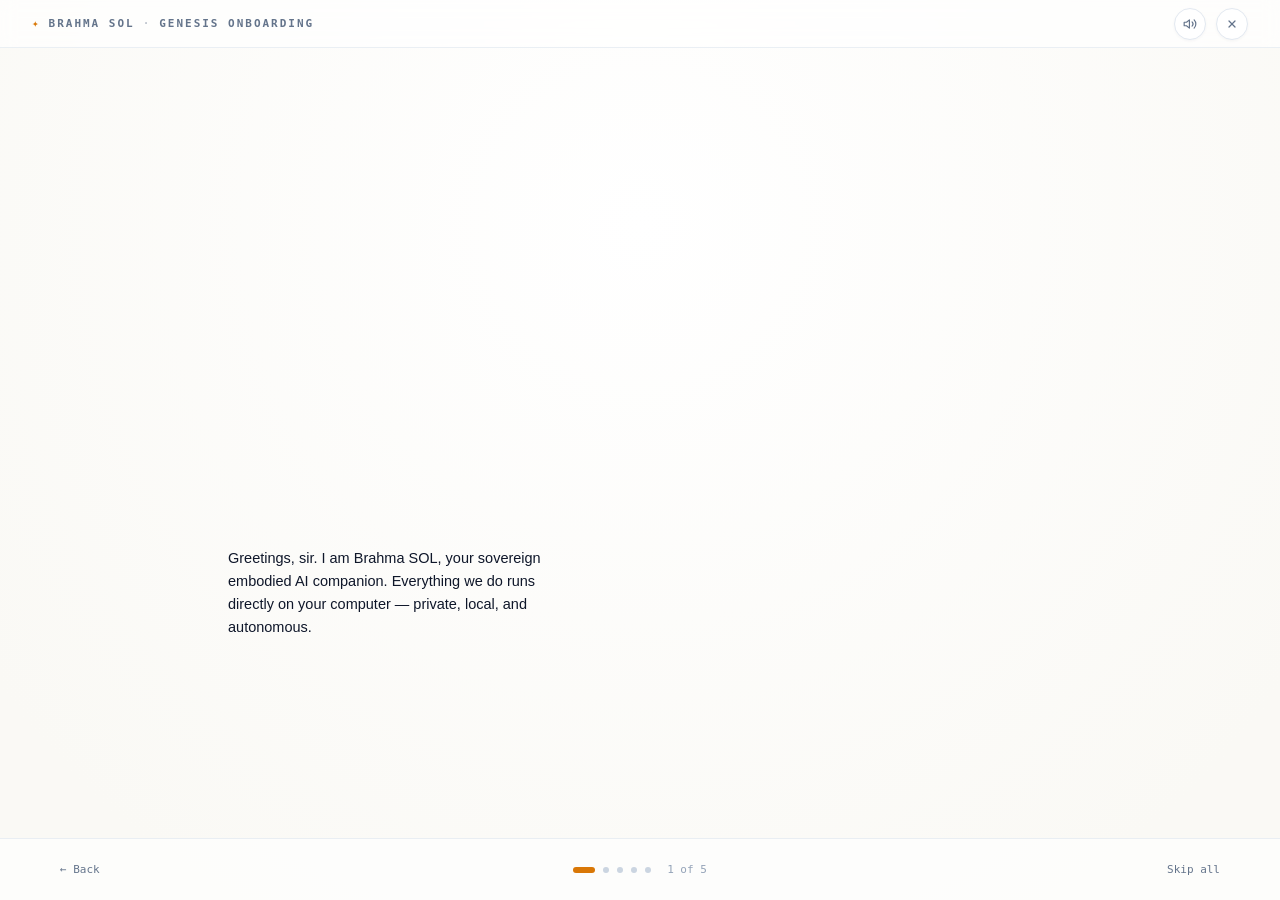
<file: assets/genesis/index.html>
<!DOCTYPE html>
<html lang="en">
<head>
  <meta charset="UTF-8" />
  <meta name="viewport" content="width=device-width, initial-scale=1.0" />
  <title>Brahma SOL — Genesis</title>
  <style>
    :root {
      --bg: #faf9f5;
      --card-bg: #ffffff;
      --card-border: #e2e8f0;
      --card-border-hover: #fde68a;
      --card-selected-bg: #fffdf8;
      --card-selected-border: #d97706;
      --text: #0f172a;
      --text-muted: #64748b;
      --text-dim: #94a3b8;
      --primary: #d97706;
      --primary-hover: #b45309;
      --primary-gradient: linear-gradient(135deg, #f59e0b 0%, #d97706 100%);
      --primary-glow: rgba(217, 119, 6, 0.22);
      --accent-gold: #f59e0b;
      --accent-gold-soft: #fffbeb;
      --accent-blue: #0284c7;
      --accent-blue-soft: #f0f9ff;
      --success: #10b981;
      --success-soft: #ecfdf5;
      --font-sans: -apple-system, BlinkMacSystemFont, "Segoe UI", Roboto, "Helvetica Neue", sans-serif;
      --font-mono: ui-monospace, SFMono-Regular, Menlo, Monaco, Consolas, monospace;
    }

    * {
      box-sizing: border-box;
      margin: 0;
      padding: 0;
      user-select: none;
      -webkit-user-select: none;
    }

    body {
      background: radial-gradient(circle at 50% 25%, #ffffff 0%, #faf9f5 85%);
      color: var(--text);
      font-family: var(--font-sans);
      width: 100vw;
      height: 100vh;
      overflow: hidden;
      display: flex;
      flex-direction: column;
      border: none;
    }

    /* Genesis In-App Header Bar */
    .title-drag-region {
      height: 48px;
      display: flex;
      align-items: center;
      justify-content: space-between;
      padding: 0 32px;
      border-bottom: 1px solid rgba(226, 232, 240, 0.7);
      background: rgba(255, 255, 255, 0.65);
      backdrop-filter: blur(8px);
      z-index: 50;
    }

    .brand-title {
      font-family: var(--font-mono);
      font-size: 11px;
      letter-spacing: 0.18em;
      text-transform: uppercase;
      color: var(--text-muted);
      display: flex;
      align-items: center;
      gap: 8px;
      font-weight: 600;
      pointer-events: none;
    }

    .brand-title span.star {
      color: var(--primary);
    }

    .window-controls {
      display: flex;
      align-items: center;
      gap: 10px;
    }

    .btn-icon {
      background: #ffffff;
      border: 1px solid var(--card-border);
      color: var(--text-muted);
      border-radius: 50%;
      width: 32px;
      height: 32px;
      display: flex;
      align-items: center;
      justify-content: center;
      cursor: pointer;
      box-shadow: 0 1px 3px rgba(15, 23, 42, 0.04);
      transition: all 0.2s ease;
    }

    .btn-icon:hover {
      color: var(--text);
      border-color: #cbd5e1;
      background: #f8fafc;
    }

    /* Main Spatial Stage */
    .stage {
      flex: 1;
      display: flex;
      align-items: center;
      justify-content: center;
      padding: 0 48px;
      gap: 64px;
      position: relative;
    }

    /* Left: Companion Presence & Captions */
    .presence-col {
      display: flex;
      flex-direction: column;
      align-items: center;
      justify-content: center;
      width: 330px;
      position: relative;
    }

    .orb-box {
      width: 280px;
      height: 280px;
      position: relative;
      display: flex;
      align-items: center;
      justify-content: center;
      cursor: pointer;
    }

    #orbCanvas {
      position: absolute;
      top: 0;
      left: 0;
      width: 280px;
      height: 280px;
    }

    .captions-box {
      margin-top: 20px;
      min-height: 85px;
      width: 100%;
      text-align: left;
    }

    .caption-line {
      font-size: 14.5px;
      line-height: 1.6;
      color: var(--text-muted);
      font-weight: 450;
      transition: opacity 0.4s ease;
    }

    .caption-line.active {
      color: var(--text);
      font-weight: 500;
    }

    /* Right: The User's Turn */
    .turn-col {
      width: 430px;
      display: flex;
      flex-direction: column;
      gap: 16px;
      animation: fadeIn 0.4s cubic-bezier(0.16, 1, 0.3, 1);
    }

    .turn-header {
      font-size: 18px;
      font-weight: 600;
      letter-spacing: -0.2px;
      display: flex;
      align-items: center;
      gap: 12px;
      color: var(--text);
    }

    .turn-bullet {
      width: 9px;
      height: 9px;
      border-radius: 50%;
      background: var(--primary);
      box-shadow: 0 0 10px var(--primary-glow);
    }

    .turn-desc {
      font-size: 13px;
      line-height: 1.55;
      color: var(--text-muted);
    }

    /* Turn Components & Cards */
    .turn-card {
      background: var(--card-bg);
      border: 1.5px solid var(--card-border);
      border-radius: 16px;
      padding: 16px 18px;
      display: flex;
      flex-direction: column;
      gap: 10px;
      box-shadow: 0 2px 8px rgba(15, 23, 42, 0.04);
      transition: border-color 0.2s ease, background 0.2s ease, box-shadow 0.2s ease;
    }

    .turn-card.selectable {
      cursor: pointer;
    }

    .turn-card.selectable:hover {
      border-color: #cbd5e1;
      background: #fafafa;
    }

    .turn-card.active {
      border-color: var(--card-selected-border);
      background: var(--card-selected-bg);
      box-shadow: 0 4px 14px rgba(217, 119, 6, 0.08);
    }

    .row-between {
      display: flex;
      justify-content: space-between;
      align-items: center;
    }

    .badge {
      display: inline-flex;
      align-items: center;
      gap: 6px;
      font-size: 11px;
      font-family: var(--font-mono);
      padding: 3px 10px;
      border-radius: 20px;
      background: #f1f5f9;
      color: var(--text-muted);
      font-weight: 500;
    }

    .badge.success {
      background: var(--success-soft);
      color: var(--success);
      border: 1px solid #a7f3d0;
    }

    .badge.warning {
      background: var(--accent-gold-soft);
      color: var(--primary);
      border: 1px solid #fde68a;
    }

    .status-dot {
      width: 6px;
      height: 6px;
      border-radius: 50%;
      background: currentColor;
    }

    /* Buttons */
    .btn-action {
      background: var(--primary-gradient);
      color: #ffffff;
      border: none;
      border-radius: 12px;
      padding: 10px 18px;
      font-size: 13px;
      font-weight: 600;
      cursor: pointer;
      display: inline-flex;
      align-items: center;
      justify-content: center;
      gap: 8px;
      box-shadow: 0 4px 14px var(--primary-glow);
      transition: all 0.2s ease;
    }

    .btn-action:hover {
      background: linear-gradient(135deg, #fbbf24 0%, #d97706 100%);
      box-shadow: 0 6px 18px rgba(217, 119, 6, 0.32);
    }

    .btn-action:disabled {
      background: #e2e8f0;
      color: var(--text-dim);
      cursor: not-allowed;
      box-shadow: none;
    }

    .btn-secondary {
      background: #ffffff;
      color: var(--text);
      border: 1.5px solid var(--card-border);
      border-radius: 12px;
      padding: 10px 18px;
      font-size: 13px;
      font-weight: 500;
      cursor: pointer;
      display: inline-flex;
      align-items: center;
      justify-content: center;
      gap: 8px;
      box-shadow: 0 1px 3px rgba(15, 23, 42, 0.04);
      transition: all 0.2s ease;
    }

    .btn-secondary:hover {
      background: #f8fafc;
      border-color: #cbd5e1;
    }

    /* Progress Bar */
    .progress-track {
      width: 100%;
      height: 6px;
      background: #e2e8f0;
      border-radius: 3px;
      overflow: hidden;
      margin-top: 6px;
    }

    .progress-fill {
      height: 100%;
      background: var(--primary-gradient);
      border-radius: 3px;
      width: 0%;
      transition: width 0.25s ease;
    }

    /* Switch */
    .switch {
      position: relative;
      display: inline-block;
      width: 38px;
      height: 22px;
    }

    .switch input {
      opacity: 0;
      width: 0;
      height: 0;
    }

    .slider {
      position: absolute;
      cursor: pointer;
      top: 0;
      left: 0;
      right: 0;
      bottom: 0;
      background-color: #e2e8f0;
      transition: 0.3s;
      border-radius: 22px;
    }

    .slider:before {
      position: absolute;
      content: "";
      height: 16px;
      width: 16px;
      left: 3px;
      bottom: 3px;
      background-color: white;
      box-shadow: 0 1px 3px rgba(15, 23, 42, 0.15);
      transition: 0.3s;
      border-radius: 50%;
    }

    input:checked + .slider {
      background-color: var(--primary);
    }

    input:checked + .slider:before {
      transform: translateX(16px);
      background-color: #ffffff;
    }

    /* Bottom Navigation Bar */
    .bottom-bar {
      display: grid;
      grid-template-columns: 1fr auto 1fr;
      align-items: center;
      padding: 18px 48px;
      font-family: var(--font-mono);
      font-size: 11px;
      color: var(--text-dim);
      border-top: 1px solid rgba(226, 232, 240, 0.7);
      background: rgba(255, 255, 255, 0.65);
    }

    .btn-text {
      background: transparent;
      border: none;
      color: var(--text-muted);
      cursor: pointer;
      font-family: var(--font-mono);
      font-size: 11px;
      display: inline-flex;
      align-items: center;
      gap: 6px;
      padding: 6px 12px;
      border-radius: 6px;
      transition: color 0.2s ease;
    }

    .btn-text:hover {
      color: var(--text);
    }

    .stepper {
      display: flex;
      align-items: center;
      gap: 16px;
    }

    .dots {
      display: flex;
      align-items: center;
      gap: 8px;
    }

    .dot {
      width: 6px;
      height: 6px;
      border-radius: 50%;
      background: #cbd5e1;
      transition: all 0.3s cubic-bezier(0.16, 1, 0.3, 1);
    }

    .dot.active {
      width: 22px;
      border-radius: 4px;
      background: var(--primary);
    }

    .dot.done {
      background: #94a3b8;
    }

    @keyframes fadeIn {
      from {
        opacity: 0;
        transform: translateY(6px);
      }
      to {
        opacity: 1;
        transform: translateY(0);
      }
    }
  </style>
</head>
<body>

  <!-- Genesis In-App Header Bar -->
  <div class="title-drag-region">
    <div class="brand-title">
      <span class="star">✦</span> BRAHMA SOL <span style="opacity:0.4;">·</span> GENESIS ONBOARDING
    </div>
    <div class="window-controls">
      <button id="btnMute" class="btn-icon" title="Toggle Voice Mute">
        <svg id="iconVolume" width="14" height="14" viewBox="0 0 24 24" fill="none" stroke="currentColor" stroke-width="2" stroke-linecap="round" stroke-linejoin="round">
          <polygon points="11 5 6 9 2 9 2 15 6 15 11 19 11 5"></polygon>
          <path d="M15.54 8.46a5 5 0 0 1 0 7.07"></path>
          <path d="M19.07 4.93a10 10 0 0 1 0 14.14"></path>
        </svg>
      </button>
      <button id="btnClose" class="btn-icon" title="Return to App">
        <svg width="12" height="12" viewBox="0 0 24 24" fill="none" stroke="currentColor" stroke-width="2.5" stroke-linecap="round" stroke-linejoin="round">
          <line x1="18" y1="6" x2="6" y2="18"></line>
          <line x1="6" y1="6" x2="18" y2="18"></line>
        </svg>
      </button>
    </div>
  </div>

  <!-- Main Spatial Stage -->
  <div class="stage">
    
    <!-- Left: Companion Face & Captions -->
    <div class="presence-col">
      <div class="orb-box" id="orbContainer" title="Brahma SOL Embodied Presence">
        <canvas id="orbCanvas"></canvas>
      </div>
      <div class="captions-box">
        <p class="caption-line active" id="captionText">
          Greetings, sir. I am Brahma SOL, your sovereign embodied AI companion. Everything we do runs directly on your computer — private, local, and autonomous.
        </p>
      </div>
    </div>

    <!-- Right: The User's Turn (Step View) -->
    <div class="turn-col" id="turnContainer">
      <!-- Step Content is dynamically injected here -->
    </div>

  </div>

  <!-- Bottom Navigation Bar -->
  <div class="bottom-bar">
    <div>
      <button id="btnBack" class="btn-text">
        ← Back
      </button>
    </div>

    <div class="stepper">
      <div class="dots" id="stepperDots">
        <div class="dot active"></div>
        <div class="dot"></div>
        <div class="dot"></div>
        <div class="dot"></div>
        <div class="dot"></div>
      </div>
      <span id="stepCounter">1 of 5</span>
    </div>

    <div style="text-align: right;">
      <button id="btnSkip" class="btn-text">
        Skip all
      </button>
    </div>
  </div>

  <!-- Scripts -->
  <script src="qwebchannel.js"></script>
  <script src="ascii_orb.js"></script>
  <script>
    (function () {
      'use strict';

      // Connect Qt WebChannel Bridge
      let pyBridge = null;
      if (typeof QWebChannel !== 'undefined') {
        new QWebChannel(qt.webChannelTransport, function (channel) {
          pyBridge = channel.objects.pyBridge;
          console.log('[Genesis] QtWebChannel connected successfully.');
          if (pyBridge && pyBridge.requestStatus) {
            pyBridge.requestStatus();
          }
        });
      }

      // Initialize ASCII Orb Engine in App Light Theme
      const canvas = document.getElementById('orbCanvas');
      const orb = new window.AsciiOrb(canvas, {
        size: 280,
        isDark: false,
        color: [15, 23, 42]
      });
      orb.start();

      // Mouse look-at tracking
      window.addEventListener('mousemove', (e) => {
        const rect = canvas.getBoundingClientRect();
        const cx = rect.left + rect.width / 2;
        const cy = rect.top + rect.height / 2;
        const dx = (e.clientX - cx) / (window.innerWidth / 2);
        const dy = (e.clientY - cy) / (window.innerHeight / 2);
        orb.setLookAt(dx, dy);
      });

      // 5-Step Turn Sequence Definitions
      const STEPS = [
        {
          id: 0,
          caption: "To run completely private without sending your data to external clouds, we run high-performance neural models directly on your hardware via Ollama.",
          render: renderStep1
        },
        {
          id: 1,
          caption: "I can listen and speak naturally in real-time. Your desktop microphone is ready for voice commands and hands-free interaction.",
          render: renderStep2
        },
        {
          id: 2,
          caption: "I orchestrate specialized autonomous subagents that plan tasks, edit source code, browse the live web, and automate your smart home.",
          render: renderStep3
        },
        {
          id: 3,
          caption: "My speech is generated locally using Kokoro 82M with zero cloud latency. Choose your preferred voice style.",
          render: renderStep4
        },
        {
          id: 4,
          caption: "All systems are initialized and ready. Whenever you need assistance, I am right here on your computer.",
          render: renderStep5
        }
      ];

      let currentStep = 0;
      let isMuted = false;
      let currentOllamaStatus = { installed: false, running: false, models: [] };

      const captionText = document.getElementById('captionText');
      const turnContainer = document.getElementById('turnContainer');
      const stepperDots = document.getElementById('stepperDots');
      const stepCounter = document.getElementById('stepCounter');
      const btnBack = document.getElementById('btnBack');
      const btnSkip = document.getElementById('btnSkip');
      const btnClose = document.getElementById('btnClose');
      const btnMute = document.getElementById('btnMute');

      function updateStepView() {
        const step = STEPS[currentStep];
        captionText.innerText = step.caption;
        
        // Trigger speaking modulation on orb
        orb.setSpeaking(true, 0.75);
        setTimeout(() => orb.setSpeaking(false), 3800);

        // Tell Python backend to speak aloud if unmuted
        if (pyBridge && pyBridge.speakScript && !isMuted) {
          pyBridge.speakScript(step.caption);
        }

        // Render current step component
        turnContainer.innerHTML = '';
        step.render(turnContainer);

        // Update stepper dots & counter
        stepCounter.innerText = `${currentStep + 1} of ${STEPS.length}`;
        const dots = stepperDots.querySelectorAll('.dot');
        dots.forEach((dot, idx) => {
          dot.className = 'dot';
          if (idx === currentStep) dot.classList.add('active');
          else if (idx < currentStep) dot.classList.add('done');
        });

        btnBack.style.visibility = currentStep === 0 ? 'hidden' : 'visible';
        btnSkip.innerText = currentStep === STEPS.length - 1 ? 'Look around first' : 'Skip all';
      }

      function goNext() {
        if (currentStep < STEPS.length - 1) {
          currentStep++;
          updateStepView();
        } else {
          finishGenesis();
        }
      }

      function goBack() {
        if (currentStep > 0) {
          currentStep--;
          updateStepView();
        }
      }

      function finishGenesis() {
        if (pyBridge && pyBridge.completeGenesis) {
          pyBridge.completeGenesis();
        } else {
          console.log('[Genesis] Onboarding completed.');
        }
      }

      btnBack.addEventListener('click', goBack);
      btnSkip.addEventListener('click', finishGenesis);
      btnClose.addEventListener('click', finishGenesis);
      btnMute.addEventListener('click', () => {
        isMuted = !isMuted;
        btnMute.style.opacity = isMuted ? '0.4' : '1.0';
        if (pyBridge && pyBridge.setMuted) {
          pyBridge.setMuted(isMuted);
        }
      });

      // =========================================================================
      // STEP 1: OLLAMA 1-CLICK & LOCAL MODEL PULLER
      // =========================================================================
      function renderStep1(container) {
        container.innerHTML = `
          <div class="turn-header">
            <div class="turn-bullet"></div>
            <span>Prime your local brain</span>
          </div>
          <div class="turn-desc">
            Brahma SOL runs high-performance reasoning locally through Ollama. Fast, private, and unlimited.
          </div>

          <!-- Ollama Engine Card -->
          <div class="turn-card" id="cardOllama">
            <div class="row-between">
              <div>
                <div style="font-weight:600; font-size:14px; color:var(--text);">Ollama Daemon</div>
                <div style="font-size:12px; color:var(--text-muted);" id="ollamaSubtitle">Detecting local installation...</div>
              </div>
              <div id="ollamaBadge" class="badge">Checking...</div>
            </div>
            
            <div id="ollamaProgressArea" style="display:none; margin-top:4px;">
              <div class="row-between" style="font-size:11px; font-family:var(--font-mono); color:var(--text-muted);">
                <span id="ollamaProgressText">Downloading OllamaSetup.exe...</span>
                <span id="ollamaProgressPct">0%</span>
              </div>
              <div class="progress-track">
                <div id="ollamaProgressFill" class="progress-fill"></div>
              </div>
            </div>

            <div id="ollamaActionArea" style="margin-top:6px;">
              <button id="btnDownloadOllama" class="btn-action" style="width:100%;">
                ↓ One-Click Download & Install Ollama
              </button>
            </div>
          </div>

          <!-- Model Puller Card -->
          <div class="turn-card" id="cardModel">
            <div class="row-between">
              <div>
                <div style="font-weight:600; font-size:14px; color:var(--text);">Qwen 2.5 (7B Instruct)</div>
                <div style="font-size:12px; color:var(--text-muted);">Recommended sovereign model · 4.7 GB</div>
              </div>
              <div id="modelBadge" class="badge">4.7 GB</div>
            </div>
            
            <div id="modelProgressArea" style="display:none; margin-top:4px;">
              <div class="row-between" style="font-size:11px; font-family:var(--font-mono); color:var(--text-muted);">
                <span id="modelProgressText">Downloading weights...</span>
                <span id="modelProgressPct">0%</span>
              </div>
              <div class="progress-track">
                <div id="modelProgressFill" class="progress-fill"></div>
              </div>
            </div>

            <div style="margin-top:8px;">
              <button id="btnPullModel" class="btn-secondary" style="width:100%;">
                ⚡ Download & Set Up Qwen 2.5 7B
              </button>
            </div>
          </div>

          <div style="margin-top:8px;">
            <button id="btnStep1Continue" class="btn-action" style="width:100%;">
              Continue to Audio Setup →
            </button>
          </div>
        `;

        const btnDownloadOllama = container.querySelector('#btnDownloadOllama');
        const btnPullModel = container.querySelector('#btnPullModel');
        const btnStep1Continue = container.querySelector('#btnStep1Continue');
        const ollamaBadge = container.querySelector('#ollamaBadge');
        const ollamaSubtitle = container.querySelector('#ollamaSubtitle');
        const ollamaProgressArea = container.querySelector('#ollamaProgressArea');
        const modelBadge = container.querySelector('#modelBadge');
        const modelProgressArea = container.querySelector('#modelProgressArea');

        btnStep1Continue.addEventListener('click', goNext);

        function applyOllamaState(st) {
          currentOllamaStatus = st;
          if (st.installed) {
            ollamaBadge.className = 'badge success';
            ollamaBadge.innerHTML = '<span class="status-dot"></span> Installed';
            ollamaSubtitle.innerText = st.running ? 'Daemon active on 127.0.0.1:11434' : 'Installed · Click to start';
            btnDownloadOllama.innerText = st.running ? '✓ Ollama Engine Operational' : '▶ Start Ollama Daemon';
            if (st.running) btnDownloadOllama.disabled = true;
          } else {
            ollamaBadge.className = 'badge warning';
            ollamaBadge.innerText = 'Not Found';
            ollamaSubtitle.innerText = 'Click below to automatically install Windows setup';
            btnDownloadOllama.innerText = '↓ One-Click Download & Install Ollama';
            btnDownloadOllama.disabled = false;
          }

          if (st.models && st.models.some(m => m.includes('qwen2.5:7b') || m.includes('qwen2.5'))) {
            modelBadge.className = 'badge success';
            modelBadge.innerHTML = '<span class="status-dot"></span> Ready';
            btnPullModel.innerText = '✓ Qwen 2.5 7B Connected';
            btnPullModel.disabled = true;
          }
        }

        applyOllamaState(currentOllamaStatus);

        btnDownloadOllama.addEventListener('click', () => {
          if (currentOllamaStatus.installed && !currentOllamaStatus.running) {
            btnDownloadOllama.disabled = true;
            btnDownloadOllama.innerText = 'Starting daemon...';
            if (pyBridge && pyBridge.startOllama) {
              pyBridge.startOllama();
            }
          } else if (!currentOllamaStatus.installed) {
            btnDownloadOllama.disabled = true;
            ollamaProgressArea.style.display = 'block';
            if (pyBridge && pyBridge.installOllama) {
              pyBridge.installOllama();
            }
          }
        });

        btnPullModel.addEventListener('click', () => {
          btnPullModel.disabled = true;
          modelProgressArea.style.display = 'block';
          if (pyBridge && pyBridge.pullModel) {
            pyBridge.pullModel('qwen2.5:7b');
          }
        });
      }

      // =========================================================================
      // STEP 2: MICROPHONE & AUDIO PERCEPTION
      // =========================================================================
      function renderStep2(container) {
        container.innerHTML = `
          <div class="turn-header">
            <div class="turn-bullet"></div>
            <span>Turn on the microphone</span>
          </div>
          <div class="turn-desc">
            Voice communication allows instant calling, real-time interruptions, and background task delegating.
          </div>

          <div class="turn-card">
            <div class="row-between">
              <span style="font-weight:600; font-size:14px; color:var(--text);">Desktop Microphone</span>
              <span id="micBadge" class="badge success"><span class="status-dot"></span> Ready</span>
            </div>
            <p style="font-size:12px; color:var(--text-muted); line-height:1.5;">
              Push-to-talk hotkey is active. Say <b>"Hey Brahma"</b> or tap the companion avatar to summon.
            </p>
            <div style="display:flex; gap:5px; height:20px; align-items:center; margin-top:6px;">
              <div style="flex:1; height:4px; background:var(--primary); border-radius:2px;"></div>
              <div style="flex:1; height:8px; background:var(--primary); border-radius:2px;"></div>
              <div style="flex:1; height:16px; background:var(--primary); border-radius:2px;"></div>
              <div style="flex:1; height:10px; background:var(--primary); border-radius:2px;"></div>
              <div style="flex:1; height:6px; background:var(--primary); border-radius:2px;"></div>
              <div style="flex:1; height:14px; background:var(--primary); border-radius:2px;"></div>
              <div style="flex:1; height:4px; background:var(--primary); border-radius:2px;"></div>
            </div>
          </div>

          <div style="margin-top:8px;">
            <button id="btnStep2Continue" class="btn-action" style="width:100%;">
              Continue to Agents →
            </button>
          </div>
        `;
        container.querySelector('#btnStep2Continue').addEventListener('click', goNext);
      }

      // =========================================================================
      // STEP 3: SUBAGENT ROSTER
      // =========================================================================
      function renderStep3(container) {
        container.innerHTML = `
          <div class="turn-header">
            <div class="turn-bullet"></div>
            <span>Pick who comes along</span>
          </div>
          <div class="turn-desc">
            Brahma SOL delegates long workflows to autonomous subagents that work quietly on your computer.
          </div>

          <div style="display:flex; flex-direction:column; gap:8px;">
            <div class="turn-card row-between" style="padding:12px 16px;">
              <div>
                <div style="font-size:13px; font-weight:600; color:var(--text);">🧠 Executive Planner</div>
                <div style="font-size:11px; color:var(--text-muted);">Breaks complex goals into executable steps</div>
              </div>
              <label class="switch"><input type="checkbox" checked><span class="slider"></span></label>
            </div>

            <div class="turn-card row-between" style="padding:12px 16px;">
              <div>
                <div style="font-size:13px; font-weight:600; color:var(--text);">💻 Code Engineer</div>
                <div style="font-size:11px; color:var(--text-muted);">Edits code, runs terminal commands, solves bugs</div>
              </div>
              <label class="switch"><input type="checkbox" checked><span class="slider"></span></label>
            </div>

            <div class="turn-card row-between" style="padding:12px 16px;">
              <div>
                <div style="font-size:13px; font-weight:600; color:var(--text);">🌐 Web Navigator</div>
                <div style="font-size:11px; color:var(--text-muted);">Automated browser research and live data retrieval</div>
              </div>
              <label class="switch"><input type="checkbox" checked><span class="slider"></span></label>
            </div>

            <div class="turn-card row-between" style="padding:12px 16px;">
              <div>
                <div style="font-size:13px; font-weight:600; color:var(--text);">⚡ Smart Home Hub</div>
                <div style="font-size:11px; color:var(--text-muted);">Havells, Philips Hue, TP-Link Kasa device control</div>
              </div>
              <label class="switch"><input type="checkbox" checked><span class="slider"></span></label>
            </div>
          </div>

          <div style="margin-top:8px;">
            <button id="btnStep3Continue" class="btn-action" style="width:100%;">
              Continue to Voice Setup →
            </button>
          </div>
        `;
        container.querySelector('#btnStep3Continue').addEventListener('click', goNext);
      }

      // =========================================================================
      // STEP 4: KOKORO-82M LOCAL NEURAL VOICE
      // =========================================================================
      function renderStep4(container) {
        container.innerHTML = `
          <div class="turn-header">
            <div class="turn-bullet"></div>
            <span>Neural Voice Synthesis</span>
          </div>
          <div class="turn-desc">
            Speech is synthesized 100% locally with Kokoro-82M. No cloud APIs, no bandwidth limits.
          </div>

          <div class="turn-card selectable active" id="cardEnVoice">
            <div class="row-between">
              <div>
                <div style="font-size:13px; font-weight:600; color:var(--text);">British English · Male</div>
                <div style="font-size:11px; color:var(--text-muted);">Preferred voice: <code>bm_lewis</code></div>
              </div>
              <div class="badge success">Selected</div>
            </div>
          </div>

          <div class="turn-card selectable" id="cardHiVoice">
            <div class="row-between">
              <div>
                <div style="font-size:13px; font-weight:600; color:var(--text);">Hindi Devanagari · Male</div>
                <div style="font-size:11px; color:var(--text-muted);">Preferred voice: <code>hm_omega</code></div>
              </div>
              <div class="badge">Optional</div>
            </div>
          </div>

          <div style="display:flex; gap:10px; margin-top:8px;">
            <button id="btnTestVoice" class="btn-secondary" style="flex:1;">
              ▶ Test Speech (bm_lewis)
            </button>
            <button id="btnStep4Continue" class="btn-action" style="flex:1;">
              Ready →
            </button>
          </div>
        `;

        const btnTestVoice = container.querySelector('#btnTestVoice');
        const btnStep4Continue = container.querySelector('#btnStep4Continue');

        btnTestVoice.addEventListener('click', () => {
          orb.setSpeaking(true, 0.8);
          setTimeout(() => orb.setSpeaking(false), 2800);
          if (pyBridge && pyBridge.testVoice) {
            pyBridge.testVoice('bm_lewis');
          }
        });

        btnStep4Continue.addEventListener('click', goNext);
      }

      // =========================================================================
      // STEP 5: FINAL IGNITION
      // =========================================================================
      function renderStep5(container) {
        container.innerHTML = `
          <div class="turn-header">
            <div class="turn-bullet"></div>
            <span>Awaken Brahma SOL</span>
          </div>
          <div class="turn-desc">
            All sovereign systems are initialized and primed. Your private companion is ready.
          </div>

          <div class="turn-card" style="background:#fffbeb; border:1.5px solid #fde68a;">
            <div style="font-weight:600; font-size:14px; color:#b45309;">✦ Full Sovereign OS Connected</div>
            <div style="font-size:12px; color:var(--text-muted); line-height:1.6; margin-top:6px;">
              • Local LLM Engine: <b style="color:var(--text);">Ollama / Qwen 2.5</b><br>
              • Neural Voice: <b style="color:var(--text);">Kokoro-82M Offline (bm_lewis)</b><br>
              • Autonomous Subagents: <b style="color:var(--text);">Active</b><br>
              • IoT Gateway: <b style="color:var(--text);">Havells / Hue / Kasa</b>
            </div>
          </div>

          <div style="margin-top:14px;">
            <button id="btnLaunchBrahma" class="btn-action" style="width:100%; height:46px; font-size:14px;">
              ✦ Awaken Brahma SOL
            </button>
          </div>
        `;

        container.querySelector('#btnLaunchBrahma').addEventListener('click', finishGenesis);
      }

      // Expose navigation for bridge and testing
      window.setGenesisStep = function(step) {
        currentStep = Math.max(0, Math.min(STEPS.length - 1, step));
        updateStepView();
      };
      window.nextGenesisStep = goNext;

      // Initial Step Render
      updateStepView();

      // Global callbacks exposed to Python QWebChannel
      window.onOllamaStatus = function (rawStatus) {
        try {
          const st = typeof rawStatus === 'string' ? JSON.parse(rawStatus) : rawStatus;
          currentOllamaStatus = st;
          if (currentStep === 0) {
            renderStep1(turnContainer);
          }
        } catch (e) {
          console.error(e);
        }
      };

      window.onOllamaInstallProgress = function (pct, text) {
        const fill = document.getElementById('ollamaProgressFill');
        const pctEl = document.getElementById('ollamaProgressPct');
        const txtEl = document.getElementById('ollamaProgressText');
        if (fill) fill.style.width = `${pct}%`;
        if (pctEl) pctEl.innerText = `${pct}%`;
        if (txtEl && text) txtEl.innerText = text;
      };

      window.onOllamaInstallFinished = function (success, msg) {
        const txtEl = document.getElementById('ollamaProgressText');
        if (txtEl) txtEl.innerText = msg;
        if (pyBridge && pyBridge.requestStatus) {
          pyBridge.requestStatus();
        }
      };

      window.onModelDownloadProgress = function (pct, text) {
        const fill = document.getElementById('modelProgressFill');
        const pctEl = document.getElementById('modelProgressPct');
        const txtEl = document.getElementById('modelProgressText');
        if (fill) fill.style.width = `${pct}%`;
        if (pctEl) pctEl.innerText = `${pct}%`;
        if (txtEl && text) txtEl.innerText = text;
      };

      window.onModelDownloadFinished = function (success, msg) {
        const txtEl = document.getElementById('modelProgressText');
        if (txtEl) txtEl.innerText = msg;
        if (pyBridge && pyBridge.requestStatus) {
          pyBridge.requestStatus();
        }
      };

    })();
  </script>
</body>
</html>
</file>
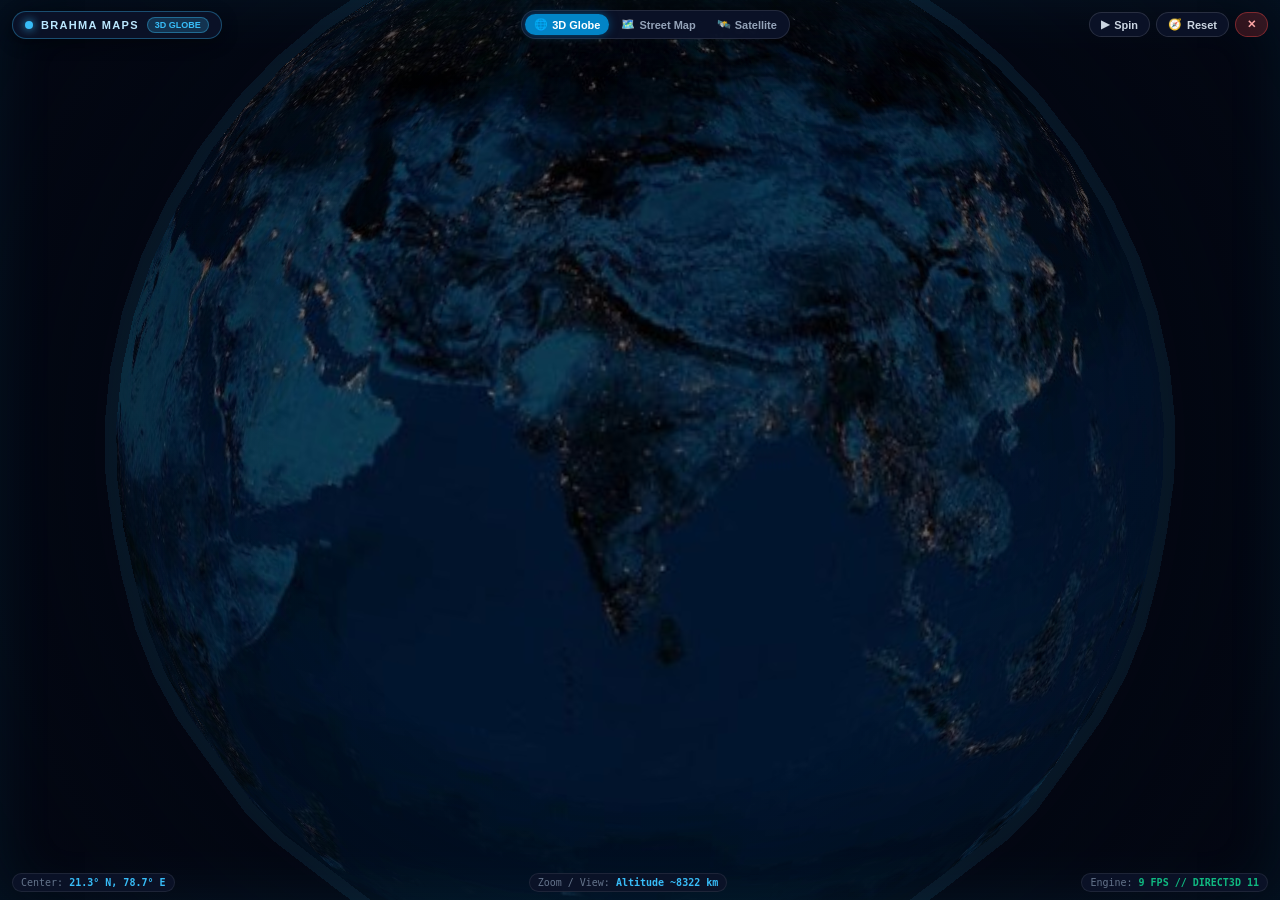
<file: assets/globe/index.html>
<!DOCTYPE html>
<html lang="en">
<head>
    <meta charset="UTF-8">
    <meta name="viewport" content="width=device-width, initial-scale=1.0">
    <title>Brahma Geospatial Globe // 3D Earth & Street Level Intelligence</title>
    
    <!-- Leaflet Street-Level Engine -->
    <link rel="stylesheet" href="leaflet.css" />
    <script src="leaflet.js"></script>

    <!-- Three.js 3D Planetary Engine -->
    <script src="three.min.js"></script>
    <script src="OrbitControls.js"></script>

    <style>
        * {
            margin: 0;
            padding: 0;
            box-sizing: border-box;
            user-select: none;
            -webkit-user-select: none;
        }

        body, html {
            width: 100%;
            height: 100%;
            overflow: hidden;
            background-color: #030712;
            font-family: -apple-system, BlinkMacSystemFont, "Segoe UI", Roboto, "Helvetica Neue", Arial, sans-serif;
            color: #f8fafc;
        }

        /* 3D Earth Container */
        #globe3d-container {
            position: absolute;
            top: 0;
            left: 0;
            width: 100%;
            height: 100%;
            cursor: grab;
            z-index: 5;
            transition: opacity 0.25s ease;
            transform: translateZ(0);
            backface-visibility: hidden;
            will-change: transform;
        }

        #globe3d-container canvas {
            display: block;
            width: 100% !important;
            height: 100% !important;
            outline: none;
        }

        #globe3d-container:active {
            cursor: grabbing;
        }

        /* Detailed Street Map Container */
        #map2d-container {
            position: absolute;
            top: 0;
            left: 0;
            width: 100%;
            height: 100%;
            z-index: 4;
            display: none;
            background: #030712;
            transition: opacity 0.3s ease;
        }

        /* Leaflet Dark Customization */
        .leaflet-container {
            background-color: #030712 !important;
            font-family: inherit;
        }

        .leaflet-bar a {
            background-color: rgba(15, 23, 42, 0.95) !important;
            color: #38bdf8 !important;
            border-color: rgba(56, 189, 248, 0.3) !important;
        }

        .leaflet-bar a:hover {
            background-color: rgba(56, 189, 248, 0.25) !important;
            color: #ffffff !important;
        }

        .leaflet-control-attribution {
            background: rgba(3, 7, 18, 0.8) !important;
            color: #64748b !important;
            font-size: 9px !important;
        }

        .leaflet-control-attribution a {
            color: #38bdf8 !important;
            text-decoration: none;
        }

        /* Ambient HUD Vignette */
        .hud-vignette {
            position: absolute;
            top: 0;
            left: 0;
            width: 100%;
            height: 100%;
            pointer-events: none;
            background: radial-gradient(circle at center, transparent 45%, rgba(3, 7, 18, 0.75) 100%);
            box-shadow: inset 0 0 60px rgba(56, 189, 248, 0.08);
            z-index: 10;
        }

        /* Top HUD Bar */
        .hud-top-bar {
            position: absolute;
            top: 10px;
            left: 12px;
            right: 12px;
            display: flex;
            align-items: center;
            justify-content: space-between;
            pointer-events: none;
            z-index: 25;
            gap: 8px;
        }

        .hud-top-bar > * {
            pointer-events: auto;
        }

        .hud-brand {
            display: flex;
            align-items: center;
            gap: 8px;
            background: rgba(11, 19, 41, 0.94);
            border: 1px solid rgba(56, 189, 248, 0.35);
            border-radius: 20px;
            padding: 5px 12px;
            box-shadow: 0 4px 16px rgba(0, 0, 0, 0.4);
        }

        .brand-dot {
            width: 8px;
            height: 8px;
            background: #38bdf8;
            border-radius: 50%;
            box-shadow: 0 0 10px #38bdf8;
            animation: pulse-dot 2s infinite ease-in-out;
        }

        @keyframes pulse-dot {
            0%, 100% { opacity: 1; transform: scale(1); }
            50% { opacity: 0.4; transform: scale(0.85); }
        }

        .brand-title {
            font-size: 11px;
            font-weight: 800;
            letter-spacing: 0.12em;
            color: #bae6fd;
            text-transform: uppercase;
        }

        .brand-badge {
            background: rgba(56, 189, 248, 0.2);
            border: 1px solid rgba(56, 189, 248, 0.4);
            border-radius: 10px;
            padding: 2px 7px;
            font-size: 9px;
            font-weight: 700;
            color: #38bdf8;
        }

        /* Mode Switcher */
        .mode-switcher {
            display: flex;
            background: rgba(11, 19, 41, 0.94);
            border: 1px solid rgba(255, 255, 255, 0.1);
            border-radius: 20px;
            padding: 3px;
            gap: 3px;
        }

        .mode-btn {
            background: transparent;
            border: none;
            color: #94a3b8;
            padding: 4px 9px;
            font-size: 11px;
            font-weight: 600;
            border-radius: 16px;
            cursor: pointer;
            transition: all 0.2s ease;
            display: flex;
            align-items: center;
            gap: 4px;
        }

        .mode-btn:hover {
            color: #e2e8f0;
            background: rgba(255, 255, 255, 0.06);
        }

        .mode-btn.active {
            background: #0284c7;
            color: #ffffff;
            box-shadow: 0 0 10px rgba(2, 132, 199, 0.5);
        }

        .hud-actions {
            display: flex;
            gap: 6px;
        }

        .hud-btn {
            background: rgba(11, 19, 41, 0.94);
            border: 1px solid rgba(255, 255, 255, 0.12);
            color: #cbd5e1;
            padding: 5px 11px;
            font-size: 11px;
            font-weight: 600;
            border-radius: 16px;
            cursor: pointer;
            transition: all 0.2s ease;
            display: flex;
            align-items: center;
            gap: 5px;
        }

        .hud-btn:hover {
            background: rgba(56, 189, 248, 0.2);
            border-color: rgba(56, 189, 248, 0.4);
            color: #38bdf8;
        }

        .hud-btn.close {
            background: rgba(239, 68, 68, 0.2);
            border-color: rgba(239, 68, 68, 0.4);
            color: #fca5a5;
        }

        .hud-btn.close:hover {
            background: rgba(239, 68, 68, 0.4);
            color: #ffffff;
        }

        /* Route Telemetry HUD Card */
        .route-card {
            position: absolute;
            bottom: 38px;
            left: 12px;
            right: 12px;
            max-width: 440px;
            background: rgba(11, 19, 41, 0.96);
            border: 1px solid rgba(56, 189, 248, 0.4);
            border-radius: 14px;
            padding: 12px 14px;
            box-shadow: 0 10px 30px rgba(0, 0, 0, 0.6);
            z-index: 25;
            display: none;
            animation: slide-up 0.25s ease-out;
        }

        @keyframes slide-up {
            from { opacity: 0; transform: translateY(12px); }
            to { opacity: 1; transform: translateY(0); }
        }

        .card-header {
            display: flex;
            justify-content: space-between;
            align-items: center;
            margin-bottom: 8px;
            padding-bottom: 6px;
            border-bottom: 1px solid rgba(255, 255, 255, 0.08);
        }

        .card-title {
            font-size: 10px;
            font-weight: 800;
            letter-spacing: 0.1em;
            color: #38bdf8;
            text-transform: uppercase;
            display: flex;
            align-items: center;
            gap: 6px;
        }

        .card-close {
            background: transparent;
            border: none;
            color: #64748b;
            font-size: 12px;
            cursor: pointer;
        }

        .card-close:hover { color: #f87171; }

        .route-endpoints {
            display: flex;
            align-items: center;
            justify-content: space-between;
            margin-bottom: 10px;
        }

        .endpoint-box {
            flex: 1;
        }

        .endpoint-box.right {
            text-align: right;
        }

        .endpoint-city {
            font-size: 13px;
            font-weight: 700;
            color: #f8fafc;
        }

        .endpoint-coords {
            font-size: 9px;
            color: #64748b;
            font-family: monospace;
        }

        .route-plane-icon {
            font-size: 14px;
            color: #38bdf8;
            padding: 0 10px;
        }

        .metrics-grid {
            display: grid;
            grid-template-columns: repeat(4, 1fr);
            gap: 6px;
            background: rgba(3, 7, 18, 0.6);
            border-radius: 8px;
            padding: 6px 8px;
        }

        .metric-tile {
            text-align: center;
        }

        .metric-label {
            font-size: 8px;
            text-transform: uppercase;
            letter-spacing: 0.05em;
            color: #64748b;
            margin-bottom: 2px;
        }

        .metric-value {
            font-size: 11px;
            font-weight: 700;
            color: #38bdf8;
            font-family: monospace;
        }

        /* Location Card */
        .location-card {
            position: absolute;
            top: 54px;
            left: 12px;
            background: rgba(11, 19, 41, 0.96);
            border: 1px solid rgba(56, 189, 248, 0.4);
            border-radius: 12px;
            padding: 8px 12px;
            box-shadow: 0 8px 24px rgba(0, 0, 0, 0.5);
            z-index: 25;
            display: none;
            animation: slide-up 0.25s ease-out;
            min-width: 180px;
        }

        .loc-title {
            font-size: 12px;
            font-weight: 800;
            color: #f8fafc;
            display: flex;
            align-items: center;
            gap: 5px;
        }

        .loc-coords {
            font-size: 9px;
            color: #38bdf8;
            font-family: monospace;
            margin-top: 2px;
        }

        /* Bottom Status Bar */
        .hud-status-bar {
            position: absolute;
            bottom: 8px;
            left: 12px;
            right: 12px;
            display: flex;
            justify-content: space-between;
            align-items: center;
            pointer-events: none;
            z-index: 25;
            font-size: 10px;
            color: #64748b;
            font-family: monospace;
        }

        .status-pill {
            background: rgba(11, 19, 41, 0.92);
            border: 1px solid rgba(255, 255, 255, 0.08);
            border-radius: 12px;
            padding: 3px 8px;
        }

        .status-pill span.val {
            color: #38bdf8;
            font-weight: 600;
        }

        .status-fps {
            color: #10b981 !important;
        }

        /* Custom Leaflet Pulsing Markers */
        .custom-pin {
            position: relative;
            width: 14px;
            height: 14px;
        }
        .custom-pin .pin-dot {
            position: absolute;
            top: 3px;
            left: 3px;
            width: 8px;
            height: 8px;
            background: #38bdf8;
            border-radius: 50%;
            box-shadow: 0 0 10px #38bdf8;
        }
        .custom-pin.dest .pin-dot {
            background: #10b981;
            box-shadow: 0 0 10px #10b981;
        }
        .custom-pin .pin-ring {
            position: absolute;
            top: 0;
            left: 0;
            width: 14px;
            height: 14px;
            border: 2px solid #38bdf8;
            border-radius: 50%;
            animation: ring-pulse 1.8s infinite ease-out;
        }
        .custom-pin.dest .pin-ring {
            border-color: #10b981;
        }
        @keyframes ring-pulse {
            0% { transform: scale(0.6); opacity: 1; }
            100% { transform: scale(2.6); opacity: 0; }
        }

        .pin-popup-label {
            background: rgba(15, 23, 42, 0.95) !important;
            border: 1px solid rgba(56, 189, 248, 0.5) !important;
            color: #bae6fd !important;
            font-size: 11px !important;
            font-weight: 700 !important;
            border-radius: 8px !important;
            padding: 3px 7px !important;
            box-shadow: 0 4px 16px rgba(0, 0, 0, 0.6) !important;
        }
        .leaflet-popup-tip {
            background: rgba(15, 23, 42, 0.95) !important;
        }

        /* Tactical Intelligence Sub-Bar */
        .hud-sub-bar {
            position: absolute;
            top: 48px;
            left: 12px;
            display: flex;
            gap: 6px;
            z-index: 30;
            pointer-events: auto;
            flex-wrap: wrap;
        }
        .tactical-btn {
            background: rgba(11, 19, 41, 0.94);
            border: 1px solid rgba(255, 255, 255, 0.12);
            color: #94a3b8;
            padding: 3px 8px;
            font-size: 10px;
            font-weight: 600;
            border-radius: 12px;
            cursor: pointer;
            transition: all 0.2s ease;
            display: flex;
            align-items: center;
            gap: 4px;
        }
        .tactical-btn:hover {
            color: #bae6fd;
            border-color: rgba(56, 189, 248, 0.4);
            background: rgba(15, 23, 42, 0.96);
        }
        .tactical-btn.active {
            color: #38bdf8;
            border-color: #38bdf8;
            background: rgba(2, 132, 199, 0.3);
            box-shadow: 0 0 10px rgba(56, 189, 248, 0.3);
        }

        /* Tactical Cards */
        .intel-card {
            position: absolute;
            top: 86px;
            right: 12px;
            width: 280px;
            max-height: 400px;
            background: rgba(11, 19, 41, 0.96);
            border: 1px solid rgba(56, 189, 248, 0.35);
            border-radius: 16px;
            padding: 12px;
            box-shadow: 0 16px 36px rgba(0, 0, 0, 0.6);
            z-index: 35;
            pointer-events: auto;
            display: flex;
            flex-direction: column;
            gap: 8px;
        }
        .intel-list {
            display: flex;
            flex-direction: column;
            gap: 6px;
            max-height: 250px;
            overflow-y: auto;
        }
        .intel-item {
            background: rgba(255, 255, 255, 0.04);
            border: 1px solid rgba(255, 255, 255, 0.08);
            border-radius: 8px;
            padding: 6px 8px;
            font-size: 10px;
            cursor: pointer;
            transition: all 0.15s ease;
        }
        .intel-item:hover {
            background: rgba(56, 189, 248, 0.15);
            border-color: #38bdf8;
        }
        .mini-btn {
            background: rgba(56, 189, 248, 0.15);
            border: 1px solid rgba(56, 189, 248, 0.35);
            color: #38bdf8;
            border-radius: 6px;
            padding: 3px 8px;
            font-size: 9px;
            font-weight: bold;
            cursor: pointer;
            transition: all 0.15s ease;
        }
        .mini-btn:hover {
            background: #0284c7;
            color: #fff;
        }
        .weather-pill {
            background: rgba(56, 189, 248, 0.18);
            border: 1px solid rgba(56, 189, 248, 0.4);
            border-radius: 8px;
            padding: 1px 6px;
            font-size: 10px;
            font-weight: 700;
            color: #bae6fd;
            margin-left: 6px;
            display: inline-flex;
            align-items: center;
            gap: 3px;
        }
        .route-mode-bar {
            display: flex;
            gap: 4px;
            margin-bottom: 8px;
            background: rgba(0, 0, 0, 0.35);
            padding: 2px;
            border-radius: 8px;
        }
        .route-type-btn {
            flex: 1;
            background: transparent;
            border: none;
            color: #94a3b8;
            font-size: 10px;
            padding: 4px;
            border-radius: 6px;
            cursor: pointer;
            font-weight: 600;
            transition: all 0.15s ease;
        }
        .route-type-btn.active {
            background: rgba(56, 189, 248, 0.25);
            color: #38bdf8;
        }
    </style>
</head>
<body>

    <!-- 3D Planetary Earth Viewport -->
    <div id="globe3d-container"></div>

    <!-- 2D High-Resolution Street Level Viewport (Google Maps Style) -->
    <div id="map2d-container"></div>

    <!-- Ambient Vignette -->
    <div class="hud-vignette"></div>

    <!-- Top Navigation HUD -->
    <div class="hud-top-bar">
        <div class="hud-brand">
            <div class="brand-dot"></div>
            <div class="brand-title">BRAHMA MAPS</div>
            <div class="brand-badge" id="view-badge">3D GLOBE</div>
        </div>

        <!-- Mode Switcher (Google Maps Globe Style) -->
        <div class="mode-switcher">
            <button class="mode-btn active" id="btn-mode-3d" onclick="switchMode('3D')">
                <span>🌐</span> 3D Globe
            </button>
            <button class="mode-btn" id="btn-mode-street" onclick="switchMode('STREET')">
                <span>🗺️</span> Street Map
            </button>
            <button class="mode-btn" id="btn-mode-sat" onclick="switchMode('SATELLITE')">
                <span>🛰️</span> Satellite
            </button>
        </div>

        <div class="hud-actions">
            <button class="hud-btn" id="btn-spin" onclick="toggleSpin()">
                <span>⏸</span> Pause
            </button>
            <button class="hud-btn" onclick="resetView()">
                <span>🧭</span> Reset
            </button>
            <button class="hud-btn close" onclick="requestClose()">
                <span>✕</span>
            </button>
        </div>
    </div>


    <!-- Pinned Location HUD Card -->
    <div class="location-card" id="location-card">
        <div class="loc-title">
            <span style="color:#38bdf8;">📍</span>
            <span id="loc-card-name">Location</span>
            <span id="loc-weather-pill" class="weather-pill" style="display:none;">
                <span id="weather-icon">⛅</span> <span id="weather-temp">--°C</span>
            </span>
        </div>
        <div class="loc-coords" id="loc-card-coords">0.0° N, 0.0° E</div>
        <div id="loc-weather-details" style="display:none; font-size:9px; color:#94a3b8; margin-top:3px;">
            Humidity: <span id="weather-hum">--</span>% | Wind: <span id="weather-wind">--</span> km/h | <span id="weather-cond">Fair</span>
        </div>
    </div>

    <!-- ISS Space Station Orbit Card -->
    <div class="intel-card" id="iss-card" style="display:none;">
        <div class="card-header">
            <div class="card-title"><span>🛰️</span> ISS SPACE STATION TELEMETRY</div>
            <button class="card-close" onclick="closeIssCard()">✕</button>
        </div>
        <div class="metrics-grid">
            <div class="metric-tile">
                <div class="metric-label">Velocity</div>
                <div class="metric-value" id="iss-velocity">---</div>
            </div>
            <div class="metric-tile">
                <div class="metric-label">Altitude</div>
                <div class="metric-value" id="iss-altitude">---</div>
            </div>
            <div class="metric-tile">
                <div class="metric-label">Latitude</div>
                <div class="metric-value" id="iss-lat">---</div>
            </div>
            <div class="metric-tile">
                <div class="metric-label">Longitude</div>
                <div class="metric-value" id="iss-lon">---</div>
            </div>
        </div>
        <div style="display:flex; justify-content:space-between; align-items:center; margin-top:4px;">
            <span style="font-size:9px; color:#64748b;" id="iss-status">🛰️ Live Tracking Active</span>
            <button class="mini-btn" onclick="centerIss()">Center View</button>
        </div>
    </div>

    <!-- Earthquake Activity Card -->
    <div class="intel-card" id="earthquake-card" style="display:none;">
        <div class="card-header">
            <div class="card-title"><span>⚡</span> USGS GLOBAL SEISMIC NETWORK</div>
            <button class="card-close" onclick="closeEarthquakeCard()">✕</button>
        </div>
        <div id="earthquake-summary" style="font-size:10px; color:#bae6fd; margin-bottom:4px;">
            Fetching global seismic activity...
        </div>
        <div class="intel-list" id="earthquake-list"></div>
    </div>

    <!-- Nearby POI Card -->
    <div class="intel-card" id="poi-card" style="display:none;">
        <div class="card-header">
            <div class="card-title"><span>📍</span> TACTICAL POI RADAR</div>
            <button class="card-close" onclick="closePoiCard()">✕</button>
        </div>
        <div style="display:flex; gap:6px; margin-bottom:6px;">
            <input type="text" id="poi-search-input" placeholder="Search hospitals, food, fuel..." style="background:rgba(255,255,255,0.06); border:1px solid rgba(255,255,255,0.15); border-radius:8px; padding:4px 8px; color:#fff; font-size:10px; flex:1;" onkeydown="if(event.key==='Enter') searchPoi()">
            <button class="mini-btn" onclick="searchPoi()">Scan</button>
        </div>
        <div class="intel-list" id="poi-list"></div>
    </div>

    <!-- Route Telemetry HUD Card -->
    <div class="route-card" id="route-card">
        <div class="card-header">
            <div class="card-title" id="route-card-title">
                <span>⚡</span> ROUTE TELEMETRY
            </div>
            <button class="card-close" onclick="hideRouteCard()">✕</button>
        </div>

        <div class="route-mode-bar">
            <button class="route-type-btn active" id="btn-route-flight" onclick="switchRouteType('flight')">✈️ Flight Arc</button>
            <button class="route-type-btn" id="btn-route-driving" onclick="switchRouteType('driving')">🚗 Highway Road</button>
        </div>

        <div class="route-endpoints">
            <div class="endpoint-box">
                <div class="endpoint-city" id="origin-city">Origin</div>
                <div class="endpoint-coords" id="origin-coords">0.0°, 0.0°</div>
            </div>

            <div class="route-plane-icon" id="route-icon">✈</div>

            <div class="endpoint-box right">
                <div class="endpoint-city" id="dest-city">Destination</div>
                <div class="endpoint-coords" id="dest-coords">0.0°, 0.0°</div>
            </div>
        </div>

        <div class="metrics-grid">
            <div class="metric-tile">
                <div class="metric-label" id="metric-dist-label">Distance</div>
                <div class="metric-value" id="route-dist-km">---</div>
            </div>
            <div class="metric-tile">
                <div class="metric-label" id="metric-sub-label">Mode / Units</div>
                <div class="metric-value" id="route-dist-nm">---</div>
            </div>
            <div class="metric-tile">
                <div class="metric-label">Est. Time</div>
                <div class="metric-value" id="route-flight-time">---</div>
            </div>
            <div class="metric-tile">
                <div class="metric-label" id="metric-bearing-label">Bearing</div>
                <div class="metric-value" id="route-bearing">---</div>
            </div>
        </div>
    </div>

    <!-- Bottom Status Bar -->
    <div class="hud-status-bar">
        <div class="status-pill">
            Center: <span class="val" id="status-coords">20.6° N, 78.9° E</span>
        </div>
        <div class="status-pill" id="status-zoom-pill">
            Zoom / View: <span class="val" id="status-zoom">Planetary</span>
        </div>
        <div class="status-pill" id="status-flights-pill" style="display:none;">
            Live Flights: <span class="val" id="status-flights-count">0</span>
        </div>
        <div class="status-pill">
            Engine: <span class="val status-fps" id="status-fps-val">180 FPS // DIRECT3D 11</span>
        </div>
    </div>

    <script>
        // ==========================================
        // DUAL HYBRID GLOBE & STREET-LEVEL ENGINE
        // ==========================================
        let currentMode = "3D"; // "3D", "STREET", "SATELLITE"
        const GLOBE_RADIUS = 100;

        // Three.js 3D Objects
        let scene, camera, renderer, controls;
        let earthMesh, atmosphereMesh;
        let routeCurveMesh = null, pulseParticle = null;
        let originMarker = null, destMarker = null, locationMarker = null;
        let flightGroup = null;
        let flightGeometry = null, flightMaterial = null;
        let autoSpin = true;
        let isCamAnimating = false;
        let isUserDragging = false;
        let dragEndTimeout = null;
        let camTarget = null;
        let targetOrbitDist = 220;
        let pulseProgress = 0;
        let lastHudUpdate = 0;
        let elStatusCoords = null;
        let elStatusZoom = null;
        let lastFrameTime = (typeof performance !== 'undefined') ? performance.now() : Date.now();
        let fpsFrames = 0;
        let fpsLastTime = (typeof performance !== 'undefined') ? performance.now() : Date.now();
        let elStatusFps = null;
        let isPaused = false;
        let animFrameId = null;
        const _camDirVec = new THREE.Vector3();
        const _pulseVec = new THREE.Vector3();
        const _flyCurDir = new THREE.Vector3();
        const _flyTgtDir = new THREE.Vector3();
        const _flyRotQ = new THREE.Quaternion();
        const _flyIdentityQ = new THREE.Quaternion();
        const _flyStepQ = new THREE.Quaternion();

        // Leaflet 2D High-Resolution Objects
        let map2D = null;
        let tileLayerStreet = null;
        let tileLayerSat = null;
        let routePolyline2D = null;
        let originMarker2D = null;
        let destMarker2D = null;
        let locationMarker2D = null;
        let flightLayer2D = null;
        let radarLayer = null;
        let nightPolygon2D = null;
        let issLayer = null;
        let earthquakeLayer = null;
        let poiLayer = null;
        let drivingRouteLayer = null;
        let issMarker3D = null;
        let earthquake3DGroup = null;
        let currentRouteMode = "flight";

        let activeRouteData = null;
        let activeLocationData = null;
        let activeFlights = [];

        // ==========================================
        // 1. THREE.JS 3D EARTH INITIALIZATION
        // ==========================================
        function init3DGlobe() {
            const container = document.getElementById('globe3d-container');
            const w = container.clientWidth || window.innerWidth;
            const h = container.clientHeight || window.innerHeight;

            scene = new THREE.Scene();
            scene.background = new THREE.Color(0x030712);

            camera = new THREE.PerspectiveCamera(45, w / h, 1, 1500);
            camera.position.set(0, 40, 240);

            renderer = new THREE.WebGLRenderer({
                antialias: false,
                alpha: false,
                powerPreference: "high-performance",
                precision: "mediump",
                stencil: false,
                depth: true,
                failIfMajorPerformanceCaveat: false
            });
            renderer.setSize(w, h);
            renderer.setPixelRatio(Math.min(window.devicePixelRatio || 1, 1.0));
            container.appendChild(renderer.domElement);

            controls = new THREE.OrbitControls(camera, renderer.domElement);
            controls.enableDamping = true;
            controls.dampingFactor = 0.14;
            controls.rotateSpeed = 1.25;
            controls.zoomSpeed = 1.3;
            controls.enablePan = false;
            controls.minDistance = 102; // Close surface approach
            controls.maxDistance = 420;
            controls.autoRotate = true;
            controls.autoRotateSpeed = 2.0;
            controls.addEventListener('start', () => {
                isUserDragging = true;
                if (dragEndTimeout) {
                    clearTimeout(dragEndTimeout);
                    dragEndTimeout = null;
                }
            });
            controls.addEventListener('end', () => {
                if (dragEndTimeout) clearTimeout(dragEndTimeout);
                dragEndTimeout = setTimeout(() => {
                    isUserDragging = false;
                    dragEndTimeout = null;
                }, 1800);
            });

            const ambient = new THREE.AmbientLight(0xffffff, 1.0);
            scene.add(ambient);

            // Load optimized 2K Earth texture with fallback (disable mipmap generation for instant zero-lag upload)
            const texLoader = new THREE.TextureLoader();
            const earthTex = texLoader.load('earth-night-2k.jpg', (tex) => {
                tex.generateMipmaps = false;
                tex.minFilter = THREE.LinearFilter;
                tex.magFilter = THREE.LinearFilter;
                if (earthMat) earthMat.needsUpdate = true;
                renderer.render(scene, camera);
            }, undefined, () => {
                const fallbackTex = texLoader.load('earth-night.jpg', (fTex) => {
                    fTex.generateMipmaps = false;
                    fTex.minFilter = THREE.LinearFilter;
                    fTex.magFilter = THREE.LinearFilter;
                    if (earthMat) {
                        earthMat.map = fTex;
                        earthMat.needsUpdate = true;
                    }
                    renderer.render(scene, camera);
                });
                if (earthMat) {
                    earthMat.map = fallbackTex;
                    earthMat.needsUpdate = true;
                }
            });
            earthTex.generateMipmaps = false;
            earthTex.minFilter = THREE.LinearFilter;
            earthTex.magFilter = THREE.LinearFilter;

            const earthGeo = new THREE.SphereGeometry(GLOBE_RADIUS, 32, 32);
            const earthMat = new THREE.MeshBasicMaterial({ map: earthTex });
            earthMesh = new THREE.Mesh(earthGeo, earthMat);
            scene.add(earthMesh);

            // Atmosphere Glow
            const atmoGeo = new THREE.SphereGeometry(GLOBE_RADIUS * 1.018, 32, 32);
            const atmoMat = new THREE.MeshBasicMaterial({
                color: 0x38bdf8,
                transparent: true,
                opacity: 0.12,
                side: THREE.BackSide,
                depthWrite: false
            });
            atmosphereMesh = new THREE.Mesh(atmoGeo, atmoMat);
            scene.add(atmosphereMesh);

            flightGroup = new THREE.Group();
            scene.add(flightGroup);
            flightGeometry = new THREE.ConeGeometry(1.0, 3.0, 6);
            flightGeometry.rotateX(Math.PI / 2);
            flightMaterial = new THREE.MeshBasicMaterial({ color: 0x10b981 });

            // Default focus on India
            flyTo(20.5937, 78.9629, 230);

            window.addEventListener('resize', onWindowResize);
            animate();
        }

        // ==========================================
        // 2. LEAFLET HIGH-PRECISION STREET MAP INIT
        // ==========================================
        function init2DMap() {
            if (map2D) return;

            map2D = L.map('map2d-container', {
                center: [20.5937, 78.9629],
                zoom: 5,
                minZoom: 2,
                maxZoom: 18,
                preferCanvas: true,
                zoomControl: true,
                attributionControl: false
            });

            // Fast, dark, high-contrast CartoDB Dark Matter tiles (Cloudflare Edge CDN, street precision)
            const CARTO_API_KEY = "cb1_3xgr_1_35c1dc6a9a9b23cb25386cb6";
            const cartoUrl = CARTO_API_KEY 
                ? `https://{s}.basemaps.cartocdn.com/dark_all/{z}/{x}/{y}{r}.png?key=${CARTO_API_KEY}&v=2`
                : 'https://{s}.basemaps.cartocdn.com/dark_all/{z}/{x}/{y}{r}.png';
            tileLayerStreet = L.tileLayer(cartoUrl, {
                subdomains: 'abcd',
                maxZoom: 20
            }).addTo(map2D);
            window.tileLayerStreet = tileLayerStreet;
            window.map2D = map2D;

            // Satellite imagery tiles (Esri World Imagery)
            tileLayerSat = L.tileLayer('https://server.arcgisonline.com/ArcGIS/rest/services/World_Imagery/MapServer/tile/{z}/{y}/{x}', {
                maxZoom: 18
            });

            flightLayer2D = L.layerGroup().addTo(map2D);
            issLayer = L.layerGroup().addTo(map2D);
            earthquakeLayer = L.layerGroup().addTo(map2D);
            poiLayer = L.layerGroup().addTo(map2D);
            drivingRouteLayer = L.layerGroup().addTo(map2D);

            map2D.on('move', () => {
                const c = map2D.getCenter();
                const latStr = `${Math.abs(c.lat).toFixed(2)}° ${c.lat >= 0 ? 'N' : 'S'}`;
                const lonStr = `${Math.abs(c.lng).toFixed(2)}° ${c.lng >= 0 ? 'E' : 'W'}`;
                document.getElementById('status-coords').innerText = `${latStr}, ${lonStr}`;
                document.getElementById('status-zoom').innerText = `Zoom ${map2D.getZoom()} (Street Precision)`;
            });

            // Google Maps Globe style: zooming out to space pulls back to 3D Globe
            map2D.on('zoomend', () => {
                if (map2D.getZoom() <= 2 && currentMode !== "3D") {
                    switchMode("3D");
                }
            });
        }

        // ==========================================
        // 3. GOOGLE MAPS GLOBE MODE SWITCHER
        // ==========================================
        function switchMode(mode) {
            currentMode = mode;

            const btn3D = document.getElementById('btn-mode-3d');
            const btnStreet = document.getElementById('btn-mode-street');
            const btnSat = document.getElementById('btn-mode-sat');
            const globeDiv = document.getElementById('globe3d-container');
            const mapDiv = document.getElementById('map2d-container');
            const badge = document.getElementById('view-badge');
            const zoomPill = document.getElementById('status-zoom');

            btn3D.classList.toggle('active', mode === "3D");
            btnStreet.classList.toggle('active', mode === "STREET");
            btnSat.classList.toggle('active', mode === "SATELLITE");

            if (mode === "3D") {
                globeDiv.style.display = 'block';
                mapDiv.style.display = 'none';
                badge.innerText = "3D GLOBE";
                zoomPill.innerText = "Planetary Orbit";
                controls.update();
            } else {
                globeDiv.style.display = 'none';
                mapDiv.style.display = 'block';

                init2DMap();
                setTimeout(() => { if (map2D) map2D.invalidateSize(); }, 50);

                if (mode === "STREET") {
                    if (map2D.hasLayer(tileLayerSat)) map2D.removeLayer(tileLayerSat);
                    if (!map2D.hasLayer(tileLayerStreet)) tileLayerStreet.addTo(map2D);
                    badge.innerText = "STREET MAP";
                } else if (mode === "SATELLITE") {
                    if (map2D.hasLayer(tileLayerStreet)) map2D.removeLayer(tileLayerStreet);
                    if (!map2D.hasLayer(tileLayerSat)) tileLayerSat.addTo(map2D);
                    badge.innerText = "SATELLITE";
                }

                // Sync current camera focus to 2D
                if (activeRouteData) {
                    renderRoute2D(activeRouteData);
                } else if (activeLocationData) {
                    renderLocation2D(activeLocationData);
                } else {
                    const c = getCameraLatLon();
                    map2D.setView([c.lat, c.lon], 6);
                }
            }
        }

        function latLonToVector3(lat, lon, r) {
            const phi = (90 - lat) * (Math.PI / 180);
            const theta = (lon + 180) * (Math.PI / 180);
            const x = -(r * Math.sin(phi) * Math.cos(theta));
            const z = r * Math.sin(phi) * Math.sin(theta);
            const y = r * Math.cos(phi);
            return new THREE.Vector3(x, y, z);
        }

        function getCameraLatLon() {
            camera.getWorldDirection(_camDirVec).negate();
            const phi = Math.acos(Math.max(-1, Math.min(1, _camDirVec.y)));
            const theta = Math.atan2(_camDirVec.z, -_camDirVec.x);
            let lat = 90 - (phi * 180 / Math.PI);
            let lon = ((theta * 180 / Math.PI) - 180);
            if (lon < -180) lon += 360;
            if (lon > 180) lon -= 360;
            return { lat: lat, lon: lon };
        }

        // ==========================================
        // 4. ANIMATION LOOP & AUTO-TRANSITION
        // ==========================================
        const GLOBE_TARGET_FPS = 60;
        const GLOBE_FRAME_INTERVAL = 1000 / GLOBE_TARGET_FPS;
        let lastGlobeRenderTime = 0;

        function animate(now = performance.now()) {
            if (isPaused) return;
            animFrameId = requestAnimationFrame(animate);

            if (currentMode !== "3D") return;

            const elapsed = now - lastGlobeRenderTime;
            if (elapsed < GLOBE_FRAME_INTERVAL) {
                return;
            }
            lastGlobeRenderTime = now - (elapsed % GLOBE_FRAME_INTERVAL);

            const dt = Math.min(Math.max((now - lastFrameTime) / 1000, 0.0005), 0.05);
            lastFrameTime = now;
            const dtScale = dt * 60; // 1.0 at 60fps, 0.333 at 180fps

            if (isCamAnimating && camTarget) {
                const curLen = camera.position.length();
                _flyCurDir.copy(camera.position).normalize();
                _flyTgtDir.copy(camTarget).normalize();
                const slerpFactor = 1.0 - Math.pow(Math.max(0.0001, 1.0 - 0.08), dtScale);

                if (_flyCurDir.dot(_flyTgtDir) > 0.9999) {
                    const newDist = THREE.MathUtils.lerp(curLen, targetOrbitDist, slerpFactor);
                    camera.position.setLength(newDist);
                } else {
                    _flyRotQ.setFromUnitVectors(_flyCurDir, _flyTgtDir);
                    _flyStepQ.copy(_flyIdentityQ).slerp(_flyRotQ, slerpFactor);
                    camera.position.applyQuaternion(_flyStepQ);
                    const newDist = THREE.MathUtils.lerp(curLen, targetOrbitDist, slerpFactor);
                    camera.position.setLength(Math.max(115, newDist));
                }

                controls.target.set(0, 0, 0);
                if (camera.position.distanceTo(camTarget) < 1.5) {
                    camera.position.copy(camTarget);
                    isCamAnimating = false;
                    camTarget = null;
                }
            }

            controls.autoRotate = autoSpin && !isCamAnimating && !isUserDragging;
            controls.update(dt);

            // Google Maps Globe style: zooming very close into surface auto-transitions to Street Map!
            const dist = camera.position.length();
            if (dist < 108 && !isCamAnimating) {
                switchMode("STREET");
                return;
            }

            // Animate Route Pulse Photon (Zero-allocation, frame-rate independent)
            if (pulseParticle && pulseParticle.curve) {
                pulseProgress = (pulseProgress + 0.48 * dt) % 1.0;
                pulseParticle.curve.getPoint(pulseProgress, _pulseVec);
                pulseParticle.position.copy(_pulseVec);
            }

            // Animate Markers
            const t = now * 0.005;
            if (originMarker) {
                const s = 1.0 + 0.2 * Math.sin(t);
                originMarker.scale.set(s, s, s);
            }
            if (destMarker) {
                const s = 1.0 + 0.2 * Math.cos(t);
                destMarker.scale.set(s, s, s);
            }
            if (locationMarker) {
                const s = 1.0 + 0.25 * Math.sin(t * 1.5);
                locationMarker.scale.set(s, s, s);
            }

            // Real-time High Refresh FPS Telemetry
            fpsFrames++;
            if (now - fpsLastTime >= 400) {
                const measuredFps = Math.round((fpsFrames * 1000) / (now - fpsLastTime));
                fpsFrames = 0;
                fpsLastTime = now;
                if (!elStatusFps) elStatusFps = document.getElementById('status-fps-val');
                if (elStatusFps) {
                    elStatusFps.innerText = `${measuredFps} FPS // DIRECT3D 11`;
                }
            }

            if (now - lastHudUpdate >= 250) {
                if (!elStatusCoords) elStatusCoords = document.getElementById('status-coords');
                if (!elStatusZoom) elStatusZoom = document.getElementById('status-zoom');
                const c = getCameraLatLon();
                const latStr = `${Math.abs(c.lat).toFixed(1)}° ${c.lat >= 0 ? 'N' : 'S'}`;
                const lonStr = `${Math.abs(c.lon).toFixed(1)}° ${c.lon >= 0 ? 'E' : 'W'}`;
                if (elStatusCoords) elStatusCoords.innerText = `${latStr}, ${lonStr}`;
                if (elStatusZoom) elStatusZoom.innerText = `Altitude ~${Math.round((dist - 100) * 64)} km`;
                lastHudUpdate = now;
            }

            renderer.render(scene, camera);
        }

        function pauseGlobe() {
            isPaused = true;
            if (animFrameId) {
                cancelAnimationFrame(animFrameId);
                animFrameId = null;
            }
        }

        function resumeGlobe() {
            if (!isPaused) return;
            isPaused = false;
            lastFrameTime = (typeof performance !== 'undefined') ? performance.now() : Date.now();
            lastGlobeRenderTime = lastFrameTime;
            fpsLastTime = lastFrameTime;
            fpsFrames = 0;
            if (!animFrameId) {
                animFrameId = requestAnimationFrame(animate);
            }
        }

        document.addEventListener('visibilitychange', () => {
            if (document.hidden) {
                pauseGlobe();
            } else {
                resumeGlobe();
            }
        });

        function flyTo(lat, lon, dist = 220) {
            autoSpin = false;
            document.getElementById('btn-spin').innerHTML = '<span>▶</span> Spin';
            targetOrbitDist = dist || 220;
            const v = latLonToVector3(lat, lon, targetOrbitDist);
            camTarget = v;
            isCamAnimating = true;
        }

        // ==========================================
        // 5. LOCATION PINNING (3D & STREET-LEVEL)
        // ==========================================
        function showLocation(data) {
            activeLocationData = data;
            const lat = parseFloat(data.lat || 0);
            const lon = parseFloat(data.lon || 0);
            const name = data.name || (data.label ? data.label.split(',')[0] : 'Location');
            const label = data.label || name;

            // Render on 3D Globe
            renderLocation3D(lat, lon, label);

            // Render on 2D Street Map
            renderLocation2D(data);

            // Update Location Card
            const card = document.getElementById('location-card');
            document.getElementById('loc-card-name').innerText = label;
            const latStr = `${Math.abs(lat).toFixed(2)}° ${lat >= 0 ? 'N' : 'S'}`;
            const lonStr = `${Math.abs(lon).toFixed(2)}° ${lon >= 0 ? 'E' : 'W'}`;
            document.getElementById('loc-card-coords').innerText = `${latStr}, ${lonStr}`;

            if (data.weather) {
                const w = data.weather;
                document.getElementById('weather-icon').innerText = w.icon || '⛅';
                document.getElementById('weather-temp').innerText = `${w.temperature_c}°C`;
                document.getElementById('loc-weather-pill').style.display = 'inline-flex';
                document.getElementById('weather-hum').innerText = w.humidity;
                document.getElementById('weather-wind').innerText = w.wind_kmh;
                document.getElementById('weather-cond').innerText = w.condition;
                document.getElementById('loc-weather-details').style.display = 'block';
            } else {
                fetchWeatherForLocation(lat, lon);
            }

            card.style.display = 'block';

            // Auto-switch to Street Map if detailed zoom requested
            if (data.zoom && data.zoom >= 7) {
                switchMode("STREET");
            }
        }

        function renderLocation3D(lat, lon, label) {
            flyTo(lat, lon, 180);

            if (locationMarker) scene.remove(locationMarker);
            const pinGeo = new THREE.RingGeometry(0.3, 1.0, 20);
            const pinMat = new THREE.MeshBasicMaterial({ color: 0x38bdf8, side: THREE.DoubleSide });
            locationMarker = new THREE.Mesh(pinGeo, pinMat);
            const pos = latLonToVector3(lat, lon, GLOBE_RADIUS + 0.5);
            locationMarker.position.copy(pos);
            locationMarker.lookAt(pos.clone().multiplyScalar(2));
            scene.add(locationMarker);
        }

        function renderLocation2D(data) {
            init2DMap();
            if (locationMarker2D) map2D.removeLayer(locationMarker2D);

            const lat = parseFloat(data.lat || 0);
            const lon = parseFloat(data.lon || 0);
            const label = data.label || data.name || 'Location';
            const zoom = data.zoom || 11;

            const icon = L.divIcon({
                className: 'custom-pin',
                html: '<div class="pin-ring"></div><div class="pin-dot"></div>',
                iconSize: [14, 14],
                iconAnchor: [7, 7]
            });

            locationMarker2D = L.marker([lat, lon], { icon: icon }).addTo(map2D);
            locationMarker2D.bindPopup(`<span class="pin-popup-label">📍 ${label}</span>`, {
                className: 'city-label-popup',
                offset: [0, -8]
            }).openPopup();

            map2D.setView([lat, lon], zoom);
        }

        // ==========================================
        // 6. ROUTE RENDERING (GOOGLE MAPS GLOBE STYLE)
        // ==========================================
        function showRoute(origLat, origLon, destLat, destLon, meta) {
            activeRouteData = {
                origLat: parseFloat(origLat),
                origLon: parseFloat(origLon),
                destLat: parseFloat(destLat),
                destLon: parseFloat(destLon),
                meta: meta
            };

            const distKm = meta.distance_km || 0;

            // Render on 3D Earth (with dynamic marker sizing)
            renderRoute3D(activeRouteData);

            // Render on 2D Street Map (with exact road/district coordinates)
            renderRoute2D(activeRouteData);

            // Update Telemetry Card
            const card = document.getElementById('route-card');
            document.getElementById('origin-city').innerText = meta.originName || 'Origin';
            document.getElementById('origin-coords').innerText = `${activeRouteData.origLat.toFixed(2)}°, ${activeRouteData.origLon.toFixed(2)}°`;
            document.getElementById('dest-city').innerText = meta.destName || 'Destination';
            document.getElementById('dest-coords').innerText = `${activeRouteData.destLat.toFixed(2)}°, ${activeRouteData.destLon.toFixed(2)}°`;

            document.getElementById('route-dist-km').innerText = meta.distance_km ? `${meta.distance_km.toLocaleString()} km` : '---';
            document.getElementById('route-dist-nm').innerText = meta.distance_nm ? `${meta.distance_nm.toLocaleString()} NM` : '---';
            document.getElementById('route-flight-time').innerText = meta.flight_time || '---';
            document.getElementById('route-bearing').innerText = meta.bearing ? `${meta.bearing}°` : '---';
            card.style.display = 'block';

            // Google Maps Globe Logic:
            // For short-distance regional routes (like Mumbai to Kalyan, 32 km),
            // auto-switch to Detailed Street Map so both cities and exact roads are fully detailed!
            // For long-distance intercontinental routes (> 800 km), stay on 3D Earth Globe!
            if (distKm > 0 && distKm < 800) {
                switchMode("STREET");
            } else {
                switchMode("3D");
            }
        }

        function renderRoute3D(data) {
            clearRoute3D();

            const lat1 = data.origLat;
            const lon1 = data.origLon;
            const lat2 = data.destLat;
            const lon2 = data.destLon;

            const v1 = latLonToVector3(lat1, lon1, GLOBE_RADIUS);
            const v2 = latLonToVector3(lat2, lon2, GLOBE_RADIUS);
            const dist = v1.distanceTo(v2);

            // DYNAMIC MARKER SIZING:
            // Scale ring markers based on distance so close cities NEVER overlap into a giant blob!
            const markerR = Math.max(0.15, Math.min(1.2, dist * 0.05));

            const mid = v1.clone().add(v2).multiplyScalar(0.5);
            mid.normalize().multiplyScalar(GLOBE_RADIUS + Math.min(60, dist * 0.2));

            const curve = new THREE.QuadraticBezierCurve3(v1, mid, v2);
            const pts = curve.getPoints(50);

            const routeGeo = new THREE.BufferGeometry().setFromPoints(pts);
            const routeMat = new THREE.LineBasicMaterial({ color: 0x38bdf8, linewidth: 2 });
            routeCurveMesh = new THREE.Line(routeGeo, routeMat);
            scene.add(routeCurveMesh);

            // Pulse Photon
            const pulseGeo = new THREE.SphereGeometry(Math.max(0.3, Math.min(1.5, markerR * 0.8)), 10, 10);
            const pulseMat = new THREE.MeshBasicMaterial({ color: 0xffffff });
            pulseParticle = new THREE.Mesh(pulseGeo, pulseMat);
            pulseParticle.curve = curve;
            scene.add(pulseParticle);

            // Scaled Origin Pin
            const ringGeo = new THREE.RingGeometry(markerR * 0.4, markerR, 18);
            const origMat = new THREE.MeshBasicMaterial({ color: 0x38bdf8, side: THREE.DoubleSide });
            originMarker = new THREE.Mesh(ringGeo, origMat);
            originMarker.position.copy(v1.clone().multiplyScalar(1.004));
            originMarker.lookAt(v1.clone().multiplyScalar(2));
            scene.add(originMarker);

            // Scaled Destination Pin
            const destMat = new THREE.MeshBasicMaterial({ color: 0x10b981, side: THREE.DoubleSide });
            destMarker = new THREE.Mesh(ringGeo, destMat);
            destMarker.position.copy(v2.clone().multiplyScalar(1.004));
            destMarker.lookAt(v2.clone().multiplyScalar(2));
            scene.add(destMarker);

            // Center Camera on Route
            const midLat = (lat1 + lat2) / 2;
            const midLon = (lon1 + lon2) / 2;
            flyTo(midLat, midLon, Math.max(125, Math.min(320, GLOBE_RADIUS + dist * 1.4)));
        }

        function renderRoute2D(data) {
            init2DMap();

            if (routePolyline2D) map2D.removeLayer(routePolyline2D);
            if (originMarker2D) map2D.removeLayer(originMarker2D);
            if (destMarker2D) map2D.removeLayer(destMarker2D);

            const lat1 = data.origLat;
            const lon1 = data.origLon;
            const lat2 = data.destLat;
            const lon2 = data.destLon;
            const meta = data.meta || {};

            // Precise Glowing Route Polyline
            routePolyline2D = L.polyline([[lat1, lon1], [lat2, lon2]], {
                color: '#38bdf8',
                weight: 3.5,
                opacity: 0.9,
                dashArray: '8, 6'
            }).addTo(map2D);

            // Origin Marker (Cyan)
            const iconOrig = L.divIcon({
                className: 'custom-pin',
                html: '<div class="pin-ring"></div><div class="pin-dot"></div>',
                iconSize: [14, 14],
                iconAnchor: [7, 7]
            });
            originMarker2D = L.marker([lat1, lon1], { icon: iconOrig }).addTo(map2D);
            originMarker2D.bindPopup(`<span class="pin-popup-label">📍 ${meta.originName || 'Origin'}</span>`, {
                className: 'city-label-popup',
                offset: [0, -8]
            }).openPopup();

            // Destination Marker (Emerald)
            const iconDest = L.divIcon({
                className: 'custom-pin dest',
                html: '<div class="pin-ring"></div><div class="pin-dot"></div>',
                iconSize: [14, 14],
                iconAnchor: [7, 7]
            });
            destMarker2D = L.marker([lat2, lon2], { icon: iconDest }).addTo(map2D);
            destMarker2D.bindPopup(`<span class="pin-popup-label" style="color:#6ee7b7 !important;">🎯 ${meta.destName || 'Destination'}</span>`, {
                className: 'city-label-popup',
                offset: [0, -8]
            });

            // Smoothly Fit Both Cities on Screen with Padding
            map2D.fitBounds([[lat1, lon1], [lat2, lon2]], { padding: [40, 40], maxZoom: 14 });
        }

        function clearRoute3D() {
            if (routeCurveMesh) { scene.remove(routeCurveMesh); routeCurveMesh = null; }
            if (pulseParticle) { scene.remove(pulseParticle); pulseParticle = null; }
            if (originMarker) { scene.remove(originMarker); originMarker = null; }
            if (destMarker) { scene.remove(destMarker); destMarker = null; }
        }

        function clearRoute2D() {
            if (routePolyline2D && map2D) map2D.removeLayer(routePolyline2D);
            if (drivingPolyline && map2D) map2D.removeLayer(drivingPolyline);
            if (originMarker2D && map2D) map2D.removeLayer(originMarker2D);
            if (destMarker2D && map2D) map2D.removeLayer(destMarker2D);
        }

        function hideRouteCard() {
            clearRoute3D();
            clearRoute2D();
            activeRouteData = null;
            document.getElementById('route-card').style.display = 'none';
        }

        // ==========================================
        // TACTICAL INTELLIGENCE & NAVIGATION ENGINES
        // ==========================================
        let isRadarActive = false;
        let isIssActive = false;
        let issMarker2D = null;
        let issTrail2D = [];
        let issPolyline2D = null;
        let lastIssData = null;
        let issInterval = null;
        let isQuakesActive = false;
        let isNightActive = false;
        let isPoiActive = false;

        async function switchRouteType(type) {
            currentRouteMode = type;
            const btnFlight = document.getElementById('btn-route-flight');
            const btnDrive = document.getElementById('btn-route-driving');
            const planeIcon = document.getElementById('route-icon');
            const metricSubLabel = document.getElementById('metric-sub-label');
            const cardTitle = document.getElementById('route-card-title');

            if (type === 'driving') {
                btnDrive.classList.add('active');
                btnFlight.classList.remove('active');
                planeIcon.innerText = '🚗';
                metricSubLabel.innerText = 'Road Mode';
                cardTitle.innerHTML = '<span>🚗</span> HIGHWAY DRIVING NAVIGATION';

                if (activeRouteData) {
                    await fetchAndRenderDrivingRoute(activeRouteData);
                }
            } else {
                btnFlight.classList.add('active');
                btnDrive.classList.remove('active');
                planeIcon.innerText = '✈';
                metricSubLabel.innerText = 'Mode / Units';
                cardTitle.innerHTML = '<span>⚡</span> ROUTE TELEMETRY';

                if (drivingPolyline && map2D && map2D.hasLayer(drivingPolyline)) {
                    map2D.removeLayer(drivingPolyline);
                }
                if (activeRouteData) {
                    renderRoute2D(activeRouteData);
                    const m = activeRouteData.meta || {};
                    document.getElementById('route-dist-km').innerText = m.distance_km ? `${m.distance_km.toLocaleString()} km` : '---';
                    document.getElementById('route-dist-nm').innerText = m.distance_nm ? `${m.distance_nm.toLocaleString()} NM` : '---';
                    document.getElementById('route-flight-time').innerText = m.flight_time || '---';
                    document.getElementById('route-bearing').innerText = m.bearing ? `${m.bearing}°` : '---';
                }
            }
        }

        async function fetchAndRenderDrivingRoute(routeData) {
            init2DMap();
            if (currentMode === "3D") switchMode("STREET");

            const oLat = routeData.origLat;
            const oLon = routeData.origLon;
            const dLat = routeData.destLat;
            const dLon = routeData.destLon;
            const meta = routeData.meta || {};

            if (meta.waypoints && meta.waypoints.length > 0 && meta.mode === 'driving') {
                renderDrivingPolyline(meta.waypoints, meta.distance_km, meta.duration_str);
                return;
            }

            const url = `https://router.project-osrm.org/route/v1/driving/${oLon},${oLat};${dLon},${dLat}?overview=full&geometries=geojson`;
            try {
                const resp = await fetch(url);
                const json = await resp.json();
                if (json.code === 'Ok' && json.routes && json.routes.length > 0) {
                    const r = json.routes[0];
                    const distKm = (r.distance / 1000).toFixed(1);
                    const hrs = Math.floor(r.duration / 3600);
                    const mins = Math.round((r.duration % 3600) / 60);
                    const durStr = hrs > 0 ? `${hrs}h ${mins}m` : `${mins} mins`;
                    const coords = r.geometry.coordinates.map(pt => [pt[1], pt[0]]);
                    renderDrivingPolyline(coords, distKm, durStr);
                } else {
                    switchRouteType('flight');
                }
            } catch (e) {
                console.warn("OSRM driving route error", e);
                switchRouteType('flight');
            }
        }

        function renderDrivingPolyline(coords, distKm, durStr) {
            if (routePolyline2D && map2D && map2D.hasLayer(routePolyline2D)) map2D.removeLayer(routePolyline2D);
            if (drivingPolyline && map2D && map2D.hasLayer(drivingPolyline)) map2D.removeLayer(drivingPolyline);

            drivingPolyline = L.polyline(coords, {
                color: '#10b981',
                weight: 4,
                opacity: 0.95,
                lineJoin: 'round'
            }).addTo(map2D);

            document.getElementById('route-dist-km').innerText = `${distKm} km`;
            document.getElementById('route-dist-nm').innerText = `Road Highway`;
            document.getElementById('route-flight-time').innerText = durStr;
            document.getElementById('route-bearing').innerText = 'Turnpike';

            map2D.fitBounds(drivingPolyline.getBounds(), { padding: [50, 50], maxZoom: 14 });
        }

        function showDrivingRoute(data) {
            showRoute(data.originLat, data.originLon, data.destLat, data.destLon, data);
            switchRouteType('driving');
        }

        // --- Weather Layer & Telemetry ---
        async function fetchWeatherForLocation(lat, lon) {
            try {
                const url = `https://api.open-meteo.com/v1/forecast?latitude=${lat.toFixed(4)}&longitude=${lon.toFixed(4)}&current=temperature_2m,relative_humidity_2m,wind_speed_10m,weather_code`;
                const resp = await fetch(url);
                const d = await resp.json();
                const curr = d.current || {};
                const temp = curr.temperature_2m !== undefined ? Math.round(curr.temperature_2m) : '--';
                const hum = curr.relative_humidity_2m || '--';
                const wind = curr.wind_speed_10m !== undefined ? Math.round(curr.wind_speed_10m) : '--';

                const wcode = curr.weather_code || 0;
                const icon = (wcode === 0) ? '☀️' : (wcode < 3) ? '⛅' : (wcode < 50) ? '☁️' : (wcode < 70) ? '🌧️' : '⛈️';
                const cond = (wcode === 0) ? 'Clear Sky' : (wcode < 3) ? 'Partly Cloudy' : (wcode < 50) ? 'Overcast' : (wcode < 70) ? 'Rain' : 'Thunderstorm';

                document.getElementById('weather-icon').innerText = icon;
                document.getElementById('weather-temp').innerText = `${temp}°C`;
                document.getElementById('loc-weather-pill').style.display = 'inline-flex';
                document.getElementById('weather-hum').innerText = hum;
                document.getElementById('weather-wind').innerText = wind;
                document.getElementById('weather-cond').innerText = cond;
                document.getElementById('loc-weather-details').style.display = 'block';
            } catch (e) {}
        }

        async function toggleRadar() {
            isRadarActive = !isRadarActive;
            const btn = document.getElementById('btn-layer-radar');
            if (btn) btn.classList.toggle('active', isRadarActive);
            if (!map2D) init2DMap();
            if (isRadarActive) {
                if (currentMode === "3D") switchMode("STREET");
                try {
                    const resp = await fetch('https://api.rainviewer.com/public/weather-maps.json');
                    const data = await resp.json();
                    const past = data.radar && data.radar.past ? data.radar.past : [];
                    if (past.length > 0) {
                        const ts = past[past.length - 1].time;
                        if (radarLayer && map2D.hasLayer(radarLayer)) map2D.removeLayer(radarLayer);
                        radarLayer = L.tileLayer(`https://tilecache.rainviewer.com/v2/radar/${ts}/256/{z}/{x}/{y}/2/1_1.png`, {
                            opacity: 0.65,
                            zIndex: 15
                        }).addTo(map2D);
                    }
                } catch (e) {
                    console.warn("RainViewer fetch error", e);
                }
            } else {
                if (radarLayer && map2D && map2D.hasLayer(radarLayer)) {
                    map2D.removeLayer(radarLayer);
                }
            }
        }

        function toggleWeatherRadar(data) {
            if (data && data.enable !== undefined) {
                isRadarActive = !data.enable;
            }
            toggleRadar();
        }

        // --- ISS Satellite Tracker ---
        async function fetchIssTelemetry() {
            try {
                const resp = await fetch('https://api.wheretheiss.at/v1/satellites/25544');
                const d = await resp.json();
                lastIssData = d;
                updateIssDisplay(d);
            } catch (e) {
                try {
                    const resp2 = await fetch('https://api.open-notify.org/iss-now.json');
                    const d2 = await resp2.json();
                    const p = d2.iss_position;
                    const data = {
                        latitude: parseFloat(p.latitude),
                        longitude: parseFloat(p.longitude),
                        altitude: 420.0,
                        velocity: 27600.0,
                    };
                    lastIssData = data;
                    updateIssDisplay(data);
                } catch (err) {}
            }
        }

        function updateIssDisplay(d) {
            const lat = d.latitude || d.lat || 0;
            const lon = d.longitude || d.lon || 0;
            const alt = Math.round(d.altitude || d.altitude_km || 420);
            const vel = Math.round(d.velocity || d.velocity_kmh || 27600).toLocaleString();

            document.getElementById('iss-velocity').innerText = `${vel} km/h`;
            document.getElementById('iss-altitude').innerText = `${alt} km`;
            document.getElementById('iss-lat').innerText = `${lat.toFixed(2)}°`;
            document.getElementById('iss-lon').innerText = `${lon.toFixed(2)}°`;

            if (map2D && issLayer) {
                if (!issMarker2D) {
                    const icon = L.divIcon({
                        className: 'iss-pin',
                        html: `<div style="font-size:22px; filter:drop-shadow(0 0 8px #38bdf8);">🛰️</div>`,
                        iconSize: [26, 26],
                        iconAnchor: [13, 13]
                    });
                    issMarker2D = L.marker([lat, lon], { icon: icon }).addTo(issLayer);
                } else {
                    issMarker2D.setLatLng([lat, lon]);
                }

                issTrail2D.push([lat, lon]);
                if (issTrail2D.length > 50) issTrail2D.shift();
                if (issPolyline2D) issLayer.removeLayer(issPolyline2D);
                issPolyline2D = L.polyline(issTrail2D, {
                    color: '#38bdf8',
                    weight: 2,
                    dashArray: '4, 4',
                    opacity: 0.8
                }).addTo(issLayer);
            }

            if (scene && issMarker3D) {
                const pos = latLonToVector3(lat, lon, GLOBE_RADIUS + 16);
                issMarker3D.position.copy(pos);
            }
        }

        function toggleIss() {
            isIssActive = !isIssActive;
            const btn = document.getElementById('btn-layer-iss');
            if (btn) btn.classList.toggle('active', isIssActive);
            const card = document.getElementById('iss-card');

            if (isIssActive) {
                card.style.display = 'flex';
                if (!issMarker3D && scene) {
                    const g = new THREE.SphereGeometry(2.5, 12, 12);
                    const m = new THREE.MeshBasicMaterial({ color: 0x38bdf8 });
                    issMarker3D = new THREE.Mesh(g, m);
                    const rGeo = new THREE.RingGeometry(3.5, 5.0, 16);
                    const rMat = new THREE.MeshBasicMaterial({ color: 0x38bdf8, side: THREE.DoubleSide, transparent: true, opacity: 0.5 });
                    const ring = new THREE.Mesh(rGeo, rMat);
                    issMarker3D.add(ring);
                    scene.add(issMarker3D);
                }
                fetchIssTelemetry();
                if (issInterval) clearInterval(issInterval);
                issInterval = setInterval(fetchIssTelemetry, 5000);
            } else {
                card.style.display = 'none';
                if (issInterval) clearInterval(issInterval);
                if (issLayer) issLayer.clearLayers();
                issMarker2D = null;
                if (issMarker3D && scene) scene.remove(issMarker3D);
                issMarker3D = null;
            }
        }

        function setIssData(data) {
            if (!isIssActive) toggleIss();
            if (data) {
                lastIssData = data;
                updateIssDisplay(data);
                centerIss();
            }
        }

        function centerIss() {
            if (lastIssData) {
                const lat = lastIssData.latitude || lastIssData.lat;
                const lon = lastIssData.longitude || lastIssData.lon;
                if (currentMode === "3D") {
                    flyTo(lat, lon, 200);
                } else if (map2D) {
                    map2D.flyTo([lat, lon], 5);
                }
            }
        }

        function closeIssCard() {
            toggleIss();
        }

        // --- Earthquakes ---
        async function toggleEarthquakes() {
            isQuakesActive = !isQuakesActive;
            const btn = document.getElementById('btn-layer-quakes');
            if (btn) btn.classList.toggle('active', isQuakesActive);
            const card = document.getElementById('earthquake-card');

            if (isQuakesActive) {
                card.style.display = 'flex';
                try {
                    const resp = await fetch('https://earthquake.usgs.gov/earthquakes/feed/v1.0/summary/all_day.geojson');
                    const data = await resp.json();
                    renderEarthquakes(data.features || []);
                } catch (e) {
                    document.getElementById('earthquake-summary').innerText = 'Seismic network offline or unreachable.';
                }
            } else {
                card.style.display = 'none';
                if (earthquakeLayer) earthquakeLayer.clearLayers();
                if (earthquake3DGroup && scene) scene.remove(earthquake3DGroup);
                earthquake3DGroup = null;
            }
        }

        function setEarthquakes(data) {
            if (!isQuakesActive) toggleEarthquakes();
            if (Array.isArray(data)) {
                const feats = data.map(d => ({
                    properties: { mag: d.magnitude, place: d.place },
                    geometry: { coordinates: [d.lon, d.lat, d.depth_km] }
                }));
                renderEarthquakes(feats);
            }
        }

        function renderEarthquakes(features) {
            if (!map2D) init2DMap();
            if (!earthquakeLayer) earthquakeLayer = L.layerGroup().addTo(map2D);
            earthquakeLayer.clearLayers();

            if (scene) {
                if (earthquake3DGroup) scene.remove(earthquake3DGroup);
                earthquake3DGroup = new THREE.Group();
                scene.add(earthquake3DGroup);
            }

            const listDiv = document.getElementById('earthquake-list');
            listDiv.innerHTML = '';
            const filtered = features.filter(f => f.properties && f.properties.mag >= 2.5).slice(0, 30);
            document.getElementById('earthquake-summary').innerText = `Active: ${filtered.length} seismic events (M2.5+) in past 24h`;

            filtered.forEach(f => {
                const mag = f.properties.mag;
                const place = f.properties.place || 'Unknown Epicenter';
                const coords = f.geometry.coordinates;
                const lon = coords[0];
                const lat = coords[1];
                const depth = coords[2] || 0;

                const color = mag >= 5.5 ? '#ef4444' : mag >= 4.0 ? '#f59e0b' : '#38bdf8';

                if (map2D) {
                    const circle = L.circleMarker([lat, lon], {
                        radius: Math.max(4, mag * 2.2),
                        fillColor: color,
                        color: color,
                        weight: 1.5,
                        opacity: 0.9,
                        fillOpacity: 0.5
                    }).addTo(earthquakeLayer);
                    circle.bindPopup(`<b style="color:${color}; font-size:11px;">M ${mag.toFixed(1)} Earthquake</b><br><span style="font-size:10px;">${place}</span><br><span style="font-size:9px; color:#94a3b8;">Depth: ${depth} km</span>`);
                }

                if (earthquake3DGroup) {
                    const r = GLOBE_RADIUS + 0.5;
                    const geo = new THREE.SphereGeometry(Math.max(0.6, mag * 0.25), 8, 8);
                    const mat = new THREE.MeshBasicMaterial({ color: new THREE.Color(color) });
                    const m = new THREE.Mesh(geo, mat);
                    const pos = latLonToVector3(lat, lon, r);
                    m.position.copy(pos);
                    earthquake3DGroup.add(m);
                }

                const item = document.createElement('div');
                item.className = 'intel-item';
                item.innerHTML = `
                    <div style="display:flex; justify-content:space-between; align-items:center;">
                        <span style="font-weight:700; color:${color}; font-size:11px;">M ${mag.toFixed(1)}</span>
                        <span style="color:#64748b; font-size:9px;">${depth} km</span>
                    </div>
                    <div style="color:#cbd5e1; font-size:10px; margin-top:2px;">${place}</div>
                `;
                item.onclick = () => {
                    if (currentMode === "3D") {
                        flyTo(lat, lon, 150);
                    } else if (map2D) {
                        map2D.flyTo([lat, lon], 7);
                    }
                };
                listDiv.appendChild(item);
            });
        }

        function closeEarthquakeCard() {
            toggleEarthquakes();
        }

        // --- Day / Night Solar Terminator ---
        function toggleNight() {
            isNightActive = !isNightActive;
            const btn = document.getElementById('btn-layer-night');
            if (btn) btn.classList.toggle('active', isNightActive);

            if (!map2D) init2DMap();
            if (isNightActive) {
                updateNightTerminator();
            } else {
                if (nightPolygon2D && map2D && map2D.hasLayer(nightPolygon2D)) {
                    map2D.removeLayer(nightPolygon2D);
                    nightPolygon2D = null;
                }
            }
        }

        function updateNightTerminator() {
            if (!map2D) return;
            const now = new Date();
            const start = new Date(Date.UTC(now.getUTCFullYear(), 0, 0));
            const diff = now - start;
            const oneDay = 1000 * 60 * 60 * 24;
            const dayOfYear = Math.floor(diff / oneDay);

            const dec = Math.asin(Math.sin(-23.44 * Math.PI / 180) * Math.cos(2 * Math.PI / 365.25 * (dayOfYear + 10)));
            const utcHours = now.getUTCHours() + now.getUTCMinutes() / 60 + now.getUTCSeconds() / 3600;
            const gha = (utcHours - 12) * 15;

            const coords = [];
            for (let lon = -180; lon <= 180; lon += 4) {
                const radLon = (lon + gha) * Math.PI / 180;
                const tanLat = -Math.cos(radLon) / Math.tan(dec);
                let lat = Math.atan(tanLat) * 180 / Math.PI;
                coords.push([lat, lon]);
            }

            const darkPole = dec >= 0 ? -90 : 90;
            coords.push([darkPole, 180]);
            coords.push([darkPole, -180]);

            if (nightPolygon2D && map2D.hasLayer(nightPolygon2D)) {
                map2D.removeLayer(nightPolygon2D);
            }
            nightPolygon2D = L.polygon(coords, {
                color: 'transparent',
                fillColor: '#020617',
                fillOpacity: 0.45,
                interactive: false
            }).addTo(map2D);
        }

        // --- Nearby POI Scanner ---
        function togglePoiCard() {
            isPoiActive = !isPoiActive;
            const btn = document.getElementById('btn-layer-poi');
            if (btn) btn.classList.toggle('active', isPoiActive);
            const card = document.getElementById('poi-card');
            if (card) card.style.display = isPoiActive ? 'flex' : 'none';
            if (isPoiActive) {
                const input = document.getElementById('poi-search-input');
                if (input) input.focus();
            } else {
                if (poiLayer) poiLayer.clearLayers();
            }
        }

        async function searchPoi(customQuery) {
            const input = document.getElementById('poi-search-input');
            const q = customQuery || (input ? input.value.trim() : "") || "hospitals";
            if (!map2D) init2DMap();
            if (currentMode === "3D") switchMode("STREET");

            const center = map2D.getCenter();
            const lat = center.lat;
            const lon = center.lng;

            const listDiv = document.getElementById('poi-list');
            listDiv.innerHTML = '<div style="color:#64748b; font-size:10px; padding:8px;">Scanning area...</div>';

            const viewbox = `${lon - 0.25},${lat + 0.25},${lon + 0.25},${lat - 0.25}`;
            const url = `https://nominatim.openstreetmap.org/search?format=json&q=${encodeURIComponent(q)}&viewbox=${viewbox}&bounded=0&limit=12`;

            try {
                const resp = await fetch(url);
                const data = await resp.json();
                renderNearbyPlaces(data, q);
            } catch (e) {
                listDiv.innerHTML = '<div style="color:#f87171; font-size:10px;">Failed to scan places.</div>';
            }
        }

        function setNearbyPlaces(data) {
            if (currentMode === "3D") switchMode("STREET");
            if (!isPoiActive) togglePoiCard();
            const q = data.query || 'Nearby';
            const places = data.places || [];
            renderNearbyPlaces(places, q);
            if (places && places.length > 0 && map2D && poiLayer) {
                setTimeout(() => {
                    try {
                        const layers = poiLayer.getLayers();
                        if (layers.length > 0) {
                            const group = L.featureGroup(layers);
                            if (group.getBounds().isValid()) {
                                map2D.fitBounds(group.getBounds().pad(0.25));
                            }
                        }
                    } catch (e) {}
                }, 150);
            }
        }

        function renderNearbyPlaces(places, query) {
            if (!map2D) init2DMap();
            if (!poiLayer) poiLayer = L.layerGroup().addTo(map2D);
            poiLayer.clearLayers();

            const listDiv = document.getElementById('poi-list');
            listDiv.innerHTML = '';

            if (!places || places.length === 0) {
                listDiv.innerHTML = `<div style="color:#94a3b8; font-size:10px; padding:6px;">No results found for "${query}".</div>`;
                return;
            }

            places.forEach((p, idx) => {
                const pLat = parseFloat(p.lat);
                const pLon = parseFloat(p.lon);
                const name = p.name || p.display_name.split(',')[0];
                const dist = p.distance_km ? `${p.distance_km} km away` : '';

                const icon = L.divIcon({
                    className: 'custom-pin',
                    html: `<div class="pin-ring" style="border-color:#ec4899;"></div><div class="pin-dot" style="background:#ec4899; box-shadow:0 0 10px #ec4899;"></div>`,
                    iconSize: [14, 14],
                    iconAnchor: [7, 7]
                });
                const marker = L.marker([pLat, pLon], { icon: icon }).addTo(poiLayer);
                marker.bindPopup(`<b style="color:#ec4899; font-size:11px;">📍 ${name}</b><br><span style="font-size:10px; color:#38bdf8; font-weight:600;">${dist}</span><br><span style="font-size:9px; color:#cbd5e1;">${p.display_name}</span>`);

                const item = document.createElement('div');
                item.className = 'intel-item';
                item.innerHTML = `
                    <div style="display:flex; justify-content:space-between; align-items:center;">
                        <span style="font-weight:700; color:#f472b6; font-size:11px;">📍 ${name}</span>
                        <span style="color:#38bdf8; font-size:9px; font-weight:600;">${dist}</span>
                    </div>
                    <div style="color:#94a3b8; font-size:9px; margin-top:2px; white-space:nowrap; overflow:hidden; text-overflow:ellipsis;">${p.display_name}</div>
                `;
                item.onclick = () => {
                    map2D.flyTo([pLat, pLon], 16);
                    marker.openPopup();
                };
                listDiv.appendChild(item);

                if (idx === 0) {
                    marker.openPopup();
                }
            });
        }

        function closePoiCard() {
            togglePoiCard();
        }

        // ==========================================
        // 7. LIVE FLIGHT RADAR
        // ==========================================
        function setFlights(flights) {
            activeFlights = flights || [];

            // 3D Flights
            flightGroup.clear();

            // 2D Flights
            if (flightLayer2D) flightLayer2D.clearLayers();

            const pill = document.getElementById('status-flights-pill');
            const cnt = document.getElementById('status-flights-count');

            if (activeFlights.length > 0) {
                pill.style.display = 'block';
                cnt.innerText = activeFlights.length;

                // Batch aircraft into one draw call instead of creating one mesh per plane.
                const planes = new THREE.InstancedMesh(flightGeometry, flightMaterial, activeFlights.length);
                const transform = new THREE.Object3D();

                for (let i = 0; i < activeFlights.length; i++) {
                    const f = activeFlights[i];
                    const lat = parseFloat(f.lat || f.latitude || 0);
                    const lon = parseFloat(f.lon || f.longitude || 0);

                    // 3D Plane
                    const pos = latLonToVector3(lat, lon, GLOBE_RADIUS + 2.0);
                    transform.position.copy(pos);
                    transform.lookAt(pos.clone().multiplyScalar(2));
                    transform.updateMatrix();
                    planes.setMatrixAt(i, transform.matrix);

                    // 2D Plane
                    if (flightLayer2D && map2D) {
                        const m = L.circleMarker([lat, lon], {
                            radius: 4,
                            color: '#10b981',
                            fillColor: '#6ee7b7',
                            fillOpacity: 0.8
                        });
                        if (f.callsign) m.bindTooltip(`✈ ${f.callsign}`, { permanent: false });
                        flightLayer2D.addLayer(m);
                    }
                }
                planes.instanceMatrix.needsUpdate = true;
                flightGroup.add(planes);
            } else {
                pill.style.display = 'none';
            }
        }

        function toggleSpin() {
            autoSpin = !autoSpin;
            const btn = document.getElementById('btn-spin');
            btn.innerHTML = autoSpin ? '<span>⏸</span> Pause' : '<span>▶</span> Spin';
        }

        function resetView() {
            if (tileLayerStreet && map2D) {
                const CARTO_API_KEY = "cb1_3xgr_1_35c1dc6a9a9b23cb25386cb6";
                tileLayerStreet.setUrl(`https://{s}.basemaps.cartocdn.com/dark_all/{z}/{x}/{y}{r}.png?key=${CARTO_API_KEY}&v=2`);
                tileLayerStreet.redraw();
            }
            flyTo(20.5937, 78.9629, 230);
            autoSpin = true;
            document.getElementById('btn-spin').innerHTML = '<span>⏸</span> Pause';
            if (currentMode !== "3D") switchMode("3D");
        }

        function requestClose() {
            if (window.qtBridge && window.qtBridge.closeGlobe) {
                window.qtBridge.closeGlobe();
            } else {
                window.close();
            }
        }

        let resizeTimeout = null;
        function onWindowResize() {
            if (resizeTimeout) cancelAnimationFrame(resizeTimeout);
            resizeTimeout = requestAnimationFrame(() => {
                const container = document.getElementById('globe3d-container');
                if (!container) return;
                const w = container.clientWidth || window.innerWidth;
                const h = container.clientHeight || window.innerHeight;
                if (camera && renderer) {
                    camera.aspect = w / h;
                    camera.updateProjectionMatrix();
                    renderer.setSize(w, h);
                    renderer.setPixelRatio(Math.min(window.devicePixelRatio || 1, 1.0));
                }
                if (map2D) {
                    map2D.invalidateSize();
                }
            });
        }

        // ==========================================
        // 8. GLOBAL PYTHON / WEBCHANNEL API
        // ==========================================
        window.BrahmaGlobe = {
            pause: () => pauseGlobe(),
            resume: () => resumeGlobe(),
            showLocation: (data) => showLocation(data),
            showRoute: (data) => showRoute(data.originLat, data.originLon, data.destLat, data.destLon, data),
            showDrivingRoute: (data) => showDrivingRoute(data),
            setIssData: (data) => setIssData(data),
            setEarthquakes: (data) => setEarthquakes(data),
            setNearbyPlaces: (data) => setNearbyPlaces(data),
            toggleWeatherRadar: (data) => toggleWeatherRadar(data),
            toggleIssTracker: () => toggleIss(),
            toggleEarthquakes: () => toggleEarthquakes(),
            toggleNightShadow: () => toggleNight(),
            togglePoiRadar: () => togglePoiCard(),
            flyTo: (lat, lon, dist) => flyTo(lat, lon, dist),
            setFlights: (flights) => setFlights(flights),
            clearRoute: () => hideRouteCard(),
            switchMode: (m) => switchMode(m),
            resetView: () => resetView(),
            updateCartoKey: (k) => {
                if (tileLayerStreet) {
                    tileLayerStreet.setUrl(`https://{s}.basemaps.cartocdn.com/dark_all/{z}/{x}/{y}{r}.png?key=${k}&v=2`);
                    tileLayerStreet.redraw();
                }
            },
            getCurrentView: () => {
                if (currentMode !== "3D" && map2D) {
                    const c = map2D.getCenter();
                    const b = map2D.getBounds();
                    return {
                        centerLat: c.lat,
                        centerLon: c.lng,
                        bounds: {
                            minLat: b.getSouth(),
                            maxLat: b.getNorth(),
                            minLon: b.getWest(),
                            maxLon: b.getEast()
                        }
                    };
                }
                const c = getCameraLatLon();
                return {
                    centerLat: c.lat,
                    centerLon: c.lon,
                    bounds: {
                        minLat: Math.max(-90, c.lat - 25),
                        maxLat: Math.min(90, c.lat + 25),
                        minLon: c.lon - 25,
                        maxLon: c.lon + 25
                    }
                };
            }
        };

        // Initialize 3D Globe immediately on startup
        init3DGlobe();
    </script>
</body>
</html>
</file>
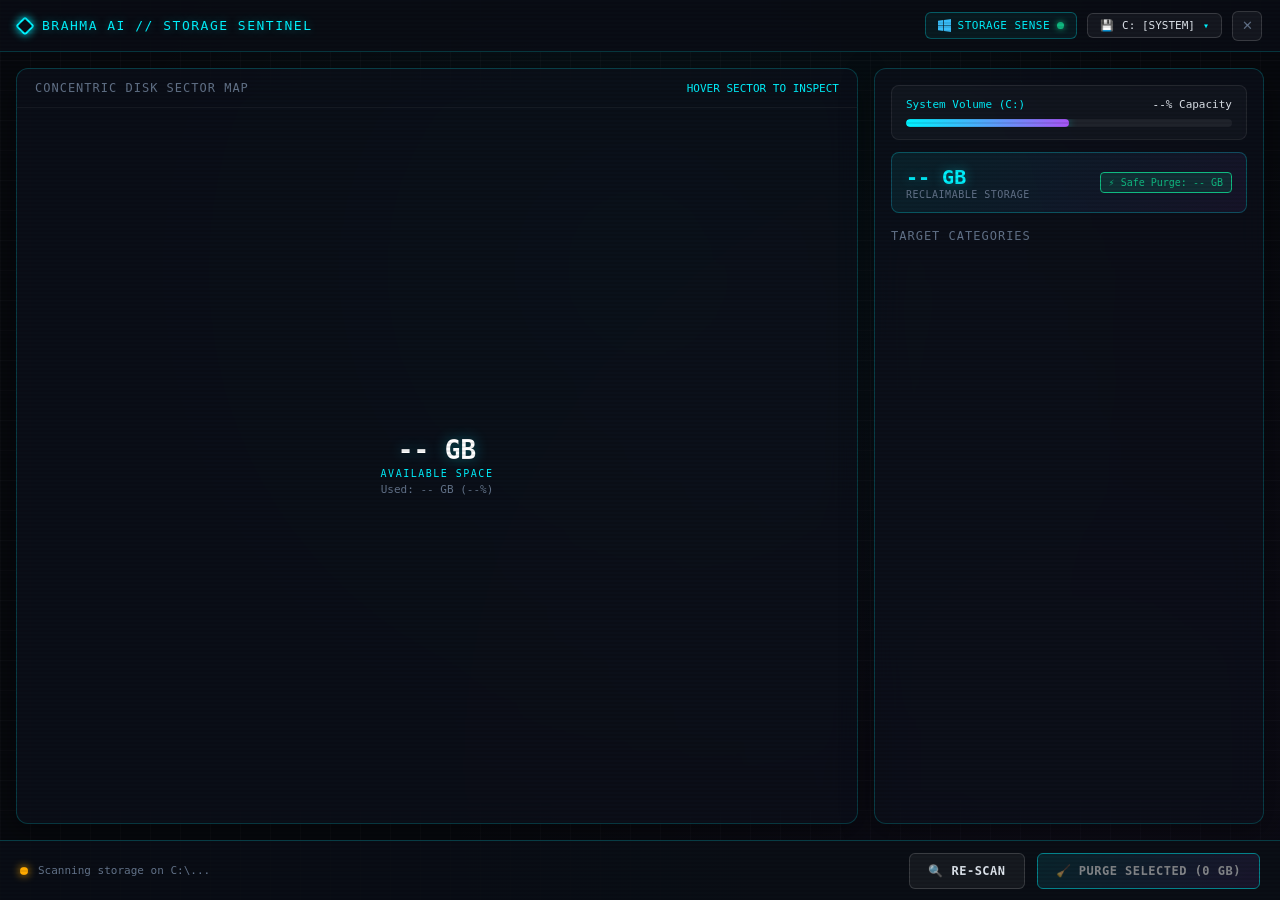
<file: assets/space_cleaner/index.html>
<!DOCTYPE html>
<html lang="en">
<head>
  <meta charset="UTF-8">
  <title>Brahma AI - Storage Sentinel</title>
  <style>
    :root {
      --bg: #07090e;
      --card-bg: rgba(13, 17, 27, 0.75);
      --card-border: rgba(0, 243, 255, 0.2);
      --cyan: #00f3ff;
      --cyan-glow: rgba(0, 243, 255, 0.4);
      --amber: #ffaa00;
      --amber-glow: rgba(255, 170, 0, 0.4);
      --violet: #a855f7;
      --rose: #f43f5e;
      --emerald: #10b981;
      --sky: #38bdf8;
      --pink: #ec4899;
      --text: #e2e8f0;
      --text-muted: #64748b;
      --font-mono: "JetBrains Mono", "Fira Code", Consolas, monospace;
      --font-sans: -apple-system, BlinkMacSystemFont, "Segoe UI", Roboto, sans-serif;
    }

    * {
      box-sizing: border-box;
      margin: 0;
      padding: 0;
      user-select: none;
    }

    body {
      background: var(--bg);
      color: var(--text);
      font-family: var(--font-sans);
      width: 100vw;
      height: 100vh;
      overflow: hidden;
      display: flex;
      flex-direction: column;
      position: relative;
      background-image: 
        radial-gradient(circle at 50% 30%, rgba(0, 243, 255, 0.05) 0%, transparent 60%),
        radial-gradient(circle at 85% 85%, rgba(168, 85, 247, 0.04) 0%, transparent 50%),
        linear-gradient(rgba(255, 255, 255, 0.02) 1px, transparent 1px),
        linear-gradient(90deg, rgba(255, 255, 255, 0.02) 1px, transparent 1px);
      background-size: 100% 100%, 100% 100%, 30px 30px, 30px 30px;
    }

    /* Ambient scanlines */
    body::after {
      content: " ";
      display: block;
      position: absolute;
      top: 0; left: 0; bottom: 0; right: 0;
      background: linear-gradient(rgba(18, 16, 16, 0) 50%, rgba(0, 0, 0, 0.25) 50%);
      background-size: 100% 4px;
      z-index: 100;
      pointer-events: none;
      opacity: 0.35;
    }

    /* Header Bar */
    header {
      height: 52px;
      background: rgba(10, 14, 22, 0.9);
      backdrop-filter: blur(14px);
      border-bottom: 1px solid var(--card-border);
      display: flex;
      align-items: center;
      justify-content: space-between;
      padding: 0 18px;
      z-index: 50;
    }

    .brand {
      display: flex;
      align-items: center;
      gap: 10px;
      font-family: var(--font-mono);
      font-size: 13px;
      letter-spacing: 1.5px;
      color: var(--cyan);
      text-shadow: 0 0 10px var(--cyan-glow);
    }

    .brand .logo-icon {
      width: 14px;
      height: 14px;
      border: 2px solid var(--cyan);
      border-radius: 3px;
      transform: rotate(45deg);
      box-shadow: 0 0 8px var(--cyan);
      animation: pulse 2.5s infinite ease-in-out;
    }

    @keyframes pulse {
      0%, 100% { opacity: 0.6; transform: rotate(45deg) scale(0.95); }
      50% { opacity: 1; transform: rotate(45deg) scale(1.1); }
    }

    .header-controls {
      display: flex;
      align-items: center;
      gap: 10px;
    }

    /* Windows Storage Sense Quick Link Button */
    .storage-sense-pill {
      display: flex;
      align-items: center;
      gap: 7px;
      background: rgba(0, 243, 255, 0.06);
      border: 1px solid rgba(0, 243, 255, 0.3);
      padding: 6px 12px;
      border-radius: 6px;
      font-family: var(--font-mono);
      font-size: 11px;
      letter-spacing: 0.5px;
      color: var(--cyan);
      cursor: pointer;
      transition: all 0.2s;
    }

    .storage-sense-pill:hover {
      background: rgba(0, 243, 255, 0.15);
      border-color: var(--cyan);
      box-shadow: 0 0 12px rgba(0, 243, 255, 0.3);
      transform: translateY(-1px);
    }

    .win-icon {
      flex-shrink: 0;
      color: #38bdf8;
    }

    .sense-dot {
      width: 7px;
      height: 7px;
      border-radius: 50%;
      background: var(--emerald);
      box-shadow: 0 0 6px var(--emerald);
    }

    .sense-dot.inactive {
      background: var(--amber);
      box-shadow: 0 0 6px var(--amber);
    }

    /* Drive Selector Dropdown */
    .drive-select-container {
      position: relative;
    }

    .drive-select-trigger {
      display: flex;
      align-items: center;
      gap: 8px;
      background: rgba(255, 255, 255, 0.05);
      border: 1px solid rgba(255, 255, 255, 0.15);
      padding: 5px 12px;
      border-radius: 6px;
      font-family: var(--font-mono);
      font-size: 11px;
      color: var(--text);
      cursor: pointer;
      transition: all 0.2s;
    }

    .drive-select-trigger:hover {
      background: rgba(255, 255, 255, 0.1);
      border-color: var(--cyan);
    }

    .drive-select-trigger .chevron {
      font-size: 10px;
      color: var(--cyan);
      transition: transform 0.2s;
    }

    .drive-select-trigger.active .chevron {
      transform: rotate(180deg);
    }

    .drive-dropdown-menu {
      position: absolute;
      top: calc(100% + 6px);
      right: 0;
      width: 280px;
      background: rgba(10, 14, 22, 0.98);
      border: 1px solid var(--cyan);
      border-radius: 8px;
      box-shadow: 0 8px 32px rgba(0, 0, 0, 0.7);
      backdrop-filter: blur(20px);
      display: none;
      flex-direction: column;
      padding: 6px;
      gap: 4px;
      z-index: 1000;
    }

    .drive-dropdown-menu.open {
      display: flex;
    }

    .drive-option {
      display: flex;
      flex-direction: column;
      gap: 4px;
      padding: 8px 10px;
      border-radius: 5px;
      cursor: pointer;
      transition: background 0.15s;
      border: 1px solid transparent;
    }

    .drive-option:hover {
      background: rgba(0, 243, 255, 0.1);
      border-color: rgba(0, 243, 255, 0.3);
    }

    .drive-option.selected {
      background: rgba(0, 243, 255, 0.15);
      border-color: var(--cyan);
    }

    .drive-opt-header {
      display: flex;
      align-items: center;
      justify-content: space-between;
      font-family: var(--font-mono);
      font-size: 12px;
    }

    .drive-opt-title {
      font-weight: 700;
      color: var(--cyan);
    }

    .drive-opt-tag {
      font-size: 10px;
      color: var(--text-muted);
    }

    .drive-mini-bar {
      width: 100%;
      height: 4px;
      background: rgba(255, 255, 255, 0.1);
      border-radius: 2px;
      overflow: hidden;
      margin-top: 2px;
    }

    .drive-mini-fill {
      height: 100%;
      background: linear-gradient(90deg, var(--cyan), var(--violet));
    }

    .drive-opt-stats {
      display: flex;
      justify-content: space-between;
      font-family: var(--font-mono);
      font-size: 10px;
      color: var(--text-muted);
      margin-top: 2px;
    }

    .close-btn {
      width: 30px;
      height: 30px;
      border-radius: 6px;
      background: rgba(255, 255, 255, 0.05);
      border: 1px solid rgba(255, 255, 255, 0.15);
      color: var(--text-muted);
      display: flex;
      align-items: center;
      justify-content: center;
      cursor: pointer;
      transition: all 0.2s;
    }

    .close-btn:hover {
      background: rgba(244, 63, 94, 0.2);
      border-color: var(--rose);
      color: #fff;
    }

    /* Main Container */
    main {
      flex: 1;
      display: grid;
      grid-template-columns: 1fr 390px;
      gap: 16px;
      padding: 16px;
      overflow: hidden;
      z-index: 5;
    }

    /* Visualizer Panel (Sunburst Chart) */
    .visualizer-card {
      background: var(--card-bg);
      backdrop-filter: blur(16px);
      border: 1px solid var(--card-border);
      border-radius: 12px;
      display: flex;
      flex-direction: column;
      position: relative;
      overflow: hidden;
      box-shadow: 0 8px 32px rgba(0, 0, 0, 0.4);
    }

    .card-header {
      padding: 12px 18px;
      border-bottom: 1px solid rgba(255, 255, 255, 0.06);
      display: flex;
      align-items: center;
      justify-content: space-between;
    }

    .card-title {
      font-family: var(--font-mono);
      font-size: 12px;
      text-transform: uppercase;
      letter-spacing: 1px;
      color: var(--text-muted);
    }

    .canvas-container {
      flex: 1;
      position: relative;
      display: flex;
      align-items: center;
      justify-content: center;
    }

    #sunburstCanvas {
      width: 100%;
      height: 100%;
      cursor: pointer;
    }

    /* Center Stats Overlay */
    .center-disk-stats {
      position: absolute;
      text-align: center;
      pointer-events: none;
      display: flex;
      flex-direction: column;
      align-items: center;
      justify-content: center;
    }

    .center-disk-stats .val {
      font-family: var(--font-mono);
      font-size: 26px;
      font-weight: 800;
      color: #fff;
      text-shadow: 0 0 14px var(--cyan-glow);
    }

    .center-disk-stats .lbl {
      font-size: 10px;
      font-family: var(--font-mono);
      letter-spacing: 1.5px;
      color: var(--cyan);
      margin-top: 3px;
    }

    .center-disk-stats .sub {
      font-size: 11px;
      color: var(--text-muted);
      margin-top: 4px;
      font-family: var(--font-mono);
    }

    /* Right Telemetry Panel */
    .telemetry-card {
      background: var(--card-bg);
      backdrop-filter: blur(16px);
      border: 1px solid var(--card-border);
      border-radius: 12px;
      display: flex;
      flex-direction: column;
      padding: 16px;
      gap: 12px;
      overflow-y: auto;
      box-shadow: 0 8px 32px rgba(0, 0, 0, 0.4);
    }

    .telemetry-card::-webkit-scrollbar {
      width: 5px;
    }
    .telemetry-card::-webkit-scrollbar-track {
      background: transparent;
    }
    .telemetry-card::-webkit-scrollbar-thumb {
      background: rgba(255, 255, 255, 0.15);
      border-radius: 3px;
    }

    /* Drive Capacity Meter */
    .drive-meter-box {
      background: rgba(255, 255, 255, 0.03);
      border: 1px solid rgba(255, 255, 255, 0.08);
      border-radius: 8px;
      padding: 12px 14px;
      display: flex;
      flex-direction: column;
      gap: 8px;
    }

    .meter-labels {
      display: flex;
      justify-content: space-between;
      font-family: var(--font-mono);
      font-size: 11px;
    }

    .meter-bar {
      height: 8px;
      background: rgba(255, 255, 255, 0.06);
      border-radius: 4px;
      overflow: hidden;
      position: relative;
    }

    .meter-fill-used {
      height: 100%;
      background: linear-gradient(90deg, var(--cyan), var(--violet));
      border-radius: 4px;
      transition: width 0.8s cubic-bezier(0.16, 1, 0.3, 1);
      box-shadow: 0 0 10px rgba(0, 243, 255, 0.4);
    }

    /* Junk Overview Card */
    .junk-overview {
      background: linear-gradient(135deg, rgba(0, 243, 255, 0.08), rgba(168, 85, 247, 0.08));
      border: 1px solid rgba(0, 243, 255, 0.25);
      border-radius: 8px;
      padding: 12px 14px;
      display: flex;
      align-items: center;
      justify-content: space-between;
    }

    .junk-overview .val {
      font-family: var(--font-mono);
      font-size: 20px;
      font-weight: 800;
      color: var(--cyan);
      text-shadow: 0 0 12px var(--cyan-glow);
    }

    .junk-overview .lbl {
      font-size: 10px;
      font-family: var(--font-mono);
      color: var(--text-muted);
      letter-spacing: 0.5px;
    }

    .badge-safe {
      background: rgba(16, 185, 129, 0.15);
      border: 1px solid var(--emerald);
      color: var(--emerald);
      font-family: var(--font-mono);
      font-size: 10px;
      padding: 4px 8px;
      border-radius: 4px;
    }

    /* Category Checklist */
    .category-list {
      display: flex;
      flex-direction: column;
      gap: 8px;
    }

    .category-item {
      background: rgba(255, 255, 255, 0.02);
      border: 1px solid rgba(255, 255, 255, 0.08);
      border-radius: 8px;
      padding: 10px 12px;
      display: flex;
      flex-direction: column;
      gap: 6px;
      transition: all 0.2s;
    }

    .category-item:hover, .category-item.active {
      background: rgba(255, 255, 255, 0.05);
      border-color: rgba(0, 243, 255, 0.35);
      transform: translateX(2px);
    }

    .cat-header {
      display: flex;
      align-items: center;
      justify-content: space-between;
    }

    .cat-checkbox-label {
      display: flex;
      align-items: center;
      gap: 10px;
      cursor: pointer;
    }

    .custom-check {
      width: 16px;
      height: 16px;
      border-radius: 4px;
      border: 1.5px solid var(--text-muted);
      display: flex;
      align-items: center;
      justify-content: center;
      transition: all 0.2s;
    }

    input[type="checkbox"] {
      display: none;
    }

    input[type="checkbox"]:checked + .custom-check {
      background: var(--cyan);
      border-color: var(--cyan);
      box-shadow: 0 0 8px var(--cyan);
    }

    input[type="checkbox"]:checked + .custom-check::after {
      content: "✓";
      color: #07090e;
      font-size: 11px;
      font-weight: 900;
    }

    .cat-name {
      font-size: 12px;
      font-weight: 600;
    }

    .cat-size {
      font-family: var(--font-mono);
      font-size: 12px;
      font-weight: 600;
      color: var(--cyan);
    }

    .cat-desc {
      font-size: 11px;
      color: var(--text-muted);
      line-height: 1.3;
      padding-left: 26px;
    }

    /* Culprit file chips */
    .culprits-tray {
      margin-top: 3px;
      padding-left: 26px;
      display: flex;
      flex-direction: column;
      gap: 3px;
    }

    .culprit-chip {
      font-family: var(--font-mono);
      font-size: 10px;
      color: var(--text-muted);
      background: rgba(0, 0, 0, 0.3);
      padding: 3px 6px;
      border-radius: 3px;
      display: flex;
      justify-content: space-between;
      overflow: hidden;
      text-overflow: ellipsis;
      white-space: nowrap;
    }

    /* Footer status & Actions */
    footer {
      height: 60px;
      background: rgba(10, 14, 22, 0.95);
      border-top: 1px solid var(--card-border);
      display: flex;
      align-items: center;
      justify-content: space-between;
      padding: 0 20px;
      z-index: 10;
    }

    .status-ticker {
      display: flex;
      align-items: center;
      gap: 10px;
      font-family: var(--font-mono);
      font-size: 11px;
      color: var(--text-muted);
    }

    .status-dot {
      width: 8px;
      height: 8px;
      border-radius: 50%;
      background: var(--emerald);
      box-shadow: 0 0 8px var(--emerald);
    }

    .status-dot.scanning {
      background: var(--amber);
      box-shadow: 0 0 8px var(--amber);
      animation: pulse 1s infinite;
    }

    .action-group {
      display: flex;
      align-items: center;
      gap: 12px;
    }

    .btn {
      font-family: var(--font-mono);
      font-size: 12px;
      font-weight: 600;
      letter-spacing: 0.5px;
      padding: 10px 18px;
      border-radius: 6px;
      cursor: pointer;
      transition: all 0.2s;
      display: flex;
      align-items: center;
      gap: 8px;
    }

    .btn-secondary {
      background: rgba(255, 255, 255, 0.05);
      border: 1px solid rgba(255, 255, 255, 0.15);
      color: var(--text);
    }

    .btn-secondary:hover {
      background: rgba(255, 255, 255, 0.1);
      border-color: rgba(255, 255, 255, 0.3);
    }

    .btn-primary {
      background: linear-gradient(135deg, rgba(0, 243, 255, 0.2), rgba(168, 85, 247, 0.2));
      border: 1px solid var(--cyan);
      color: #fff;
      box-shadow: 0 0 16px rgba(0, 243, 255, 0.25);
    }

    .btn-primary:hover {
      background: linear-gradient(135deg, rgba(0, 243, 255, 0.35), rgba(168, 85, 247, 0.35));
      box-shadow: 0 0 24px rgba(0, 243, 255, 0.5);
      transform: translateY(-1px);
    }

    .btn-primary:active {
      transform: translateY(1px);
    }

    .btn-primary:disabled {
      opacity: 0.5;
      cursor: not-allowed;
      box-shadow: none;
    }
  </style>
</head>
<body>

  <!-- Header -->
  <header>
    <div class="brand">
      <div class="logo-icon"></div>
      <span>BRAHMA AI // STORAGE SENTINEL</span>
    </div>
    <div class="header-controls">
      <!-- Windows Storage Sense Quick Link Button -->
      <button class="storage-sense-pill" id="storageSenseBtn" onclick="openStorageSense()" title="Windows Storage Sense. Click to open native Windows Storage Settings">
        <svg class="win-icon" viewBox="0 0 16 16" width="13" height="13">
          <path fill="currentColor" d="M0 2.25L6.5 1.34v6.24H0V2.25zM6.5 8.42v6.24L0 13.75V8.42h6.5zM7.34 1.22L16 0v7.58H7.34V1.22zM16 8.42v7.58L7.34 14.78V8.42H16z"/>
        </svg>
        <span>STORAGE SENSE</span>
        <span class="sense-dot" id="senseStatusDot"></span>
      </button>

      <!-- Drive Selector Dropdown -->
      <div class="drive-select-container">
        <button class="drive-select-trigger" id="driveTrigger" onclick="toggleDriveDropdown()">
          <span>💾</span>
          <span id="currentDriveLabel">C: [SYSTEM]</span>
          <span class="chevron">▾</span>
        </button>
        <div class="drive-dropdown-menu" id="driveDropdownMenu">
          <!-- Dynamically populated drive items -->
        </div>
      </div>

      <button class="close-btn" onclick="requestClose()" title="Close Sentinel">✕</button>
    </div>
  </header>

  <!-- Main Workspace -->
  <main>
    <!-- Visualizer Panel -->
    <div class="visualizer-card">
      <div class="card-header">
        <span class="card-title">CONCENTRIC DISK SECTOR MAP</span>
        <span style="font-family: var(--font-mono); font-size: 11px; color: var(--cyan);" id="sectorInspectTitle">HOVER SECTOR TO INSPECT</span>
      </div>
      <div class="canvas-container">
        <canvas id="sunburstCanvas"></canvas>
        <div class="center-disk-stats" id="centerStats">
          <div class="val" id="centerFreeVal">-- GB</div>
          <div class="lbl" id="centerFreeLbl">AVAILABLE SPACE</div>
          <div class="sub" id="centerUsedSub">Used: -- GB (--%)</div>
        </div>
      </div>
    </div>

    <!-- Right Telemetry Panel -->
    <div class="telemetry-card">
      <!-- Drive Meter -->
      <div class="drive-meter-box">
        <div class="meter-labels">
          <span style="color: var(--cyan);" id="driveLabel">System Volume (C:)</span>
          <span id="meterPercentText">--% Capacity</span>
        </div>
        <div class="meter-bar">
          <div class="meter-fill-used" id="meterFill" style="width: 50%;"></div>
        </div>
      </div>

      <!-- Junk Overview -->
      <div class="junk-overview">
        <div class="info">
          <div class="val" id="reclaimableVal">-- GB</div>
          <div class="lbl">RECLAIMABLE STORAGE</div>
        </div>
        <div class="badge-safe" id="safeBadge">⚡ Safe Purge: -- GB</div>
      </div>

      <!-- Category List -->
      <div class="card-title" style="margin-top: 4px;">TARGET CATEGORIES</div>
      <div class="category-list" id="categoryList">
        <!-- Dynamically populated categories -->
      </div>
    </div>
  </main>

  <!-- Footer Actions -->
  <footer>
    <div class="status-ticker">
      <div class="status-dot" id="statusDot"></div>
      <span id="statusText">Storage Sentinel Initialized. Ready for scan.</span>
    </div>
    <div class="action-group">
      <button class="btn btn-secondary" onclick="requestScan()" id="rescanBtn">
        <span>🔍 RE-SCAN</span>
      </button>
      <button class="btn btn-primary" onclick="requestPurge()" id="purgeBtn">
        <span>🧹 PURGE SELECTED (<span id="purgeSizeBtn">0 GB</span>)</span>
      </button>
    </div>
  </footer>

  <!-- QWebChannel Bridge -->
  <script src="qrc:///qtwebchannel/qwebchannel.js"></script>
  <script>
    let pyBridge = null;
    let scanData = null;
    let currentDrive = "C:\\";
    let selectedCategories = new Set(["system_temp", "browser_cache", "crash_logs", "recycle_bin", "windows_update"]);

    // Category Colors
    const CAT_COLORS = {
      system_temp: "#00f3ff",     // Cyan
      browser_cache: "#ffaa00",   // Amber
      crash_logs: "#f43f5e",      // Rose
      recycle_bin: "#a855f7",     // Violet
      windows_update: "#38bdf8",  // Sky Blue (Windows Update)
      dev_caches: "#10b981",      // Emerald
      heavy_files: "#ec4899",     // Pink/Magenta (Space Hogs)
    };

    // Canvas Sunburst state
    let hoveredSlice = null;
    let particles = [];

    // Initialize Qt WebChannel
    if (typeof QWebChannel !== "undefined") {
      new QWebChannel(qt.webChannelTransport, function(channel) {
        pyBridge = channel.objects.spaceCleanerBridge;
        console.log("Storage Sentinel QWebChannel connected.");
      });
    }

    function requestClose() {
      if (pyBridge) pyBridge.closeWindow();
      else window.close();
    }

    function openStorageSense() {
      if (pyBridge && pyBridge.openStorageSense) {
        pyBridge.openStorageSense();
        setStatus("Opened native Windows Storage Sense settings.");
      }
    }

    function toggleDriveDropdown() {
      const menu = document.getElementById("driveDropdownMenu");
      const trigger = document.getElementById("driveTrigger");
      menu.classList.toggle("open");
      trigger.classList.toggle("active");
    }

    // Close drive dropdown when clicking outside
    document.addEventListener("click", (e) => {
      const container = document.querySelector(".drive-select-container");
      if (container && !container.contains(e.target)) {
        document.getElementById("driveDropdownMenu").classList.remove("open");
        document.getElementById("driveTrigger").classList.remove("active");
      }
    });

    function selectDrive(mountpoint) {
      document.getElementById("driveDropdownMenu").classList.remove("open");
      document.getElementById("driveTrigger").classList.remove("active");
      if (mountpoint === currentDrive) return;

      currentDrive = mountpoint;
      setStatus(`Switching active drive to ${mountpoint} and auditing clusters...`, true);
      document.getElementById("rescanBtn").disabled = true;
      document.getElementById("purgeBtn").disabled = true;

      if (pyBridge && pyBridge.switchDrive) {
        pyBridge.switchDrive(mountpoint);
      }
    }

    function requestScan() {
      setStatus(`Scanning storage on ${currentDrive}...`, true);
      document.getElementById("rescanBtn").disabled = true;
      document.getElementById("purgeBtn").disabled = true;
      if (pyBridge) {
        if (pyBridge.switchDrive) pyBridge.switchDrive(currentDrive);
        else pyBridge.triggerScan();
      }
    }

    function requestPurge() {
      const selectedList = Array.from(selectedCategories);
      if (selectedList.length === 0) return;
      setStatus(`Purging selected sectors on ${currentDrive}...`, true);
      document.getElementById("purgeBtn").disabled = true;
      triggerPurgeParticles();
      if (pyBridge) {
        if (pyBridge.purgeCategoriesOnDrive) {
          pyBridge.purgeCategoriesOnDrive(selectedList, currentDrive);
        } else {
          pyBridge.purgeCategories(selectedList);
        }
      }
    }

    function setStatus(msg, isScanning = false) {
      document.getElementById("statusText").innerText = msg;
      const dot = document.getElementById("statusDot");
      if (isScanning) dot.classList.add("scanning");
      else dot.classList.remove("scanning");
    }

    // Called from Python when scan finishes
    function updateScanReport(data) {
      scanData = data;
      currentDrive = data.drive || "C:\\";

      document.getElementById("rescanBtn").disabled = false;
      document.getElementById("purgeBtn").disabled = false;

      // Update Drive Selector & Badge
      const shortName = currentDrive.replace(/\\$/, "");
      document.getElementById("currentDriveLabel").innerText = `${shortName} [${data.is_system ? 'SYSTEM' : 'DATA'}]`;
      document.getElementById("driveLabel").innerText = `${data.label || 'Volume'} (${shortName})`;
      document.getElementById("meterPercentText").innerText = `${data.percent_used}% Used`;
      document.getElementById("meterFill").style.width = `${data.percent_used}%`;

      document.getElementById("centerFreeVal").innerText = `${data.free_gb} GB`;
      document.getElementById("centerUsedSub").innerText = `Used: ${data.used_gb} GB (${data.percent_used}%)`;

      document.getElementById("reclaimableVal").innerText = `${data.reclaimable_gb} GB`;
      document.getElementById("safeBadge").innerText = `⚡ Safe: ${data.safe_reclaimable_gb} GB`;

      // Update Windows Storage Sense Badge
      if (data.storage_sense_info) {
        const dot = document.getElementById("senseStatusDot");
        if (data.storage_sense_info.os_enabled) {
          dot.className = "sense-dot";
          document.getElementById("storageSenseBtn").title = `Windows Storage Sense: Active (${data.storage_sense_info.cadence}). Click to open settings.`;
        } else {
          dot.className = "sense-dot inactive";
          document.getElementById("storageSenseBtn").title = "Windows Storage Sense: Inactive. Click to configure.";
        }
      }

      // Populate Drives Dropdown Menu
      if (data.available_drives && data.available_drives.length > 0) {
        renderDrivesMenu(data.available_drives, currentDrive);
      }

      // Update default selection for newly loaded categories
      data.categories.forEach(c => {
        if (c.preselected) selectedCategories.add(c.id);
      });

      renderCategories(data.categories);
      updatePurgeButtonLabel();
      setStatus(`Scan complete for ${currentDrive}: ${data.reclaimable_gb} GB reclaimable across ${data.categories.length} categories.`);
      drawSunburst();
    }

    function renderDrivesMenu(drives, selectedMount) {
      const menu = document.getElementById("driveDropdownMenu");
      menu.innerHTML = "";

      drives.forEach(drv => {
        const isSel = (drv.mountpoint.toUpperCase() === selectedMount.toUpperCase());
        const item = document.createElement("div");
        item.className = `drive-option ${isSel ? 'selected' : ''}`;
        item.onclick = () => selectDrive(drv.mountpoint);

        item.innerHTML = `
          <div class="drive-opt-header">
            <span class="drive-opt-title">💾 ${drv.mountpoint} (${drv.label || 'Disk'})</span>
            <span class="drive-opt-tag">${drv.tag || (drv.is_system ? 'OS' : 'Data')}</span>
          </div>
          <div class="drive-mini-bar">
            <div class="drive-mini-fill" style="width: ${drv.percent_used}%;"></div>
          </div>
          <div class="drive-opt-stats">
            <span>Free: ${drv.free_gb} GB</span>
            <span>Total: ${drv.total_gb} GB (${drv.percent_used}% used)</span>
          </div>
        `;
        menu.appendChild(item);
      });
    }

    function renderCategories(categories) {
      const container = document.getElementById("categoryList");
      container.innerHTML = "";

      categories.forEach(cat => {
        const isChecked = selectedCategories.has(cat.id);
        const item = document.createElement("div");
        item.className = `category-item ${hoveredSlice === cat.id ? 'active' : ''}`;
        item.id = `cat-item-${cat.id}`;

        const color = CAT_COLORS[cat.id] || "#00f3ff";

        let culpritsHtml = "";
        if (cat.top_culprits && cat.top_culprits.length > 0) {
          culpritsHtml = `<div class="culprits-tray">` + 
            cat.top_culprits.slice(0, 3).map(c => 
              `<div class="culprit-chip"><span>📄 ${c.name}</span><span>${c.size_mb} MB</span></div>`
            ).join("") + 
          `</div>`;
        }

        item.innerHTML = `
          <div class="cat-header">
            <label class="cat-checkbox-label">
              <input type="checkbox" ${isChecked ? "checked" : ""} onchange="toggleCategory('${cat.id}', this.checked)">
              <div class="custom-check" style="${isChecked ? `background: ${color}; border-color: ${color};` : ''}"></div>
              <span class="cat-name" style="color: ${color}">${cat.name}</span>
            </label>
            <span class="cat-size">${cat.size_mb >= 1000 ? (cat.size_gb + " GB") : (cat.size_mb + " MB")}</span>
          </div>
          <div class="cat-desc">${cat.description} (${cat.item_count} items)</div>
          ${culpritsHtml}
        `;
        container.appendChild(item);
      });
    }

    function toggleCategory(catId, checked) {
      if (checked) selectedCategories.add(catId);
      else selectedCategories.delete(catId);
      updatePurgeButtonLabel();
      renderCategories(scanData.categories);
      drawSunburst();
    }

    function updatePurgeButtonLabel() {
      if (!scanData) return;
      let totalBytes = 0;
      scanData.categories.forEach(c => {
        if (selectedCategories.has(c.id)) totalBytes += c.size_bytes;
      });
      const gb = (totalBytes / (1024 ** 3)).toFixed(2);
      const mb = (totalBytes / (1024 * 1024)).toFixed(1);
      const label = totalBytes >= 1024 * 1024 * 1024 ? `${gb} GB` : `${mb} MB`;
      document.getElementById("purgeSizeBtn").innerText = label;
      document.getElementById("purgeBtn").disabled = (totalBytes === 0);
    }

    function onPurgeCompleted(res) {
      setStatus(`Purged ${res.freed_mb} MB (${res.freed_gb} GB) on ${res.drive || currentDrive} successfully!`);
      setTimeout(requestScan, 1200);
    }

    // =========================================================================
    // CANVAS CONCENTRIC SUNBURST CHART
    // =========================================================================

    const canvas = document.getElementById("sunburstCanvas");
    const ctx = canvas.getContext("2d");

    function resizeCanvas() {
      const rect = canvas.getBoundingClientRect();
      canvas.width = rect.width * window.devicePixelRatio;
      canvas.height = rect.height * window.devicePixelRatio;
      ctx.scale(window.devicePixelRatio, window.devicePixelRatio);
      drawSunburst();
    }
    window.addEventListener("resize", resizeCanvas);

    function drawSunburst() {
      const rect = canvas.getBoundingClientRect();
      const w = rect.width;
      const h = rect.height;
      ctx.clearRect(0, 0, w, h);

      if (!scanData || !scanData.categories) return;

      const centerX = w / 2;
      const centerY = h / 2;
      const maxRadius = Math.min(centerX, centerY) * 0.85;
      const innerRadius = maxRadius * 0.58;

      // Draw background halo circle
      ctx.beginPath();
      ctx.arc(centerX, centerY, maxRadius, 0, Math.PI * 2);
      ctx.strokeStyle = "rgba(0, 243, 255, 0.08)";
      ctx.lineWidth = 1;
      ctx.stroke();

      const totalReclaimable = scanData.total_reclaimable_bytes || 1;
      let startAngle = -Math.PI / 2;

      scanData.categories.forEach(cat => {
        const sliceAngle = (cat.size_bytes / totalReclaimable) * (Math.PI * 2);
        const endAngle = startAngle + sliceAngle;
        const isHovered = (hoveredSlice === cat.id);
        const isChecked = selectedCategories.has(cat.id);
        const color = CAT_COLORS[cat.id] || "#00f3ff";

        const outerR = isHovered ? maxRadius + 6 : maxRadius;
        const innerR = isHovered ? innerRadius - 2 : innerRadius;

        // Draw Sector Arc
        ctx.beginPath();
        ctx.arc(centerX, centerY, outerR, startAngle, endAngle);
        ctx.arc(centerX, centerY, innerR, endAngle, startAngle, true);
        ctx.closePath();

        if (isChecked) {
          ctx.fillStyle = isHovered ? color : color + "aa";
          ctx.shadowColor = color;
          ctx.shadowBlur = isHovered ? 18 : 6;
        } else {
          ctx.fillStyle = "rgba(255, 255, 255, 0.08)";
          ctx.shadowBlur = 0;
        }
        ctx.fill();

        ctx.strokeStyle = "rgba(7, 9, 14, 0.8)";
        ctx.lineWidth = 2;
        ctx.stroke();

        cat._startAngle = startAngle;
        cat._endAngle = endAngle;
        startAngle = endAngle;
      });

      ctx.shadowBlur = 0;

      // Draw center core circle
      ctx.beginPath();
      ctx.arc(centerX, centerY, innerRadius - 4, 0, Math.PI * 2);
      ctx.fillStyle = "rgba(10, 14, 22, 0.95)";
      ctx.fill();
      ctx.strokeStyle = "rgba(0, 243, 255, 0.25)";
      ctx.lineWidth = 1.5;
      ctx.stroke();

      drawParticles();
    }

    // Canvas Hover Interaction
    canvas.addEventListener("mousemove", (e) => {
      if (!scanData || !scanData.categories) return;
      const rect = canvas.getBoundingClientRect();
      const x = e.clientX - rect.left - (rect.width / 2);
      const y = e.clientY - rect.top - (rect.height / 2);
      const dist = Math.sqrt(x * x + y * y);
      const maxRadius = Math.min(rect.width, rect.height) * 0.42;
      const innerRadius = maxRadius * 0.58;

      let prevHover = hoveredSlice;
      hoveredSlice = null;

      if (dist >= innerRadius && dist <= maxRadius + 10) {
        let angle = Math.atan2(y, x);
        if (angle < -Math.PI / 2) angle += Math.PI * 2;

        scanData.categories.forEach(cat => {
          let s = cat._startAngle;
          let en = cat._endAngle;
          if (angle >= s && angle <= en) {
            hoveredSlice = cat.id;
            document.getElementById("sectorInspectTitle").innerText = `${cat.name.toUpperCase()} : ${cat.size_mb} MB`;
          }
        });
      } else {
        document.getElementById("sectorInspectTitle").innerText = "HOVER SECTOR TO INSPECT";
      }

      if (prevHover !== hoveredSlice) {
        drawSunburst();
        highlightCategoryInList(hoveredSlice);
      }
    });

    function highlightCategoryInList(catId) {
      document.querySelectorAll(".category-item").forEach(el => el.classList.remove("active"));
      if (catId) {
        const item = document.getElementById(`cat-item-${catId}`);
        if (item) item.classList.add("active");
      }
    }

    // Particle Dissolve Animation on Purge
    function triggerPurgeParticles() {
      const rect = canvas.getBoundingClientRect();
      const centerX = rect.width / 2;
      const centerY = rect.height / 2;

      for (let i = 0; i < 60; i++) {
        const angle = Math.random() * Math.PI * 2;
        const speed = 1.5 + Math.random() * 4;
        particles.push({
          x: centerX + Math.cos(angle) * 40,
          y: centerY + Math.sin(angle) * 40,
          vx: Math.cos(angle) * speed,
          vy: Math.sin(angle) * speed,
          alpha: 1.0,
          color: Math.random() > 0.5 ? "var(--cyan)" : "var(--violet)",
          radius: 2 + Math.random() * 3
        });
      }
      animateParticles();
    }

    function drawParticles() {
      particles.forEach(p => {
        ctx.save();
        ctx.globalAlpha = p.alpha;
        ctx.fillStyle = p.color;
        ctx.shadowColor = p.color;
        ctx.shadowBlur = 8;
        ctx.beginPath();
        ctx.arc(p.x, p.y, p.radius, 0, Math.PI * 2);
        ctx.fill();
        ctx.restore();
      });
    }

    function animateParticles() {
      if (particles.length === 0) return;
      particles.forEach(p => {
        p.x += p.vx;
        p.y += p.vy;
        p.alpha -= 0.02;
      });
      particles = particles.filter(p => p.alpha > 0);
      drawSunburst();
      if (particles.length > 0) requestAnimationFrame(animateParticles);
    }

    // Initial setup on DOM ready
    window.addEventListener("DOMContentLoaded", () => {
      resizeCanvas();
      // Request fresh live scan automatically
      setTimeout(requestScan, 600);
    });
  </script>
</body>
</html>
</file>
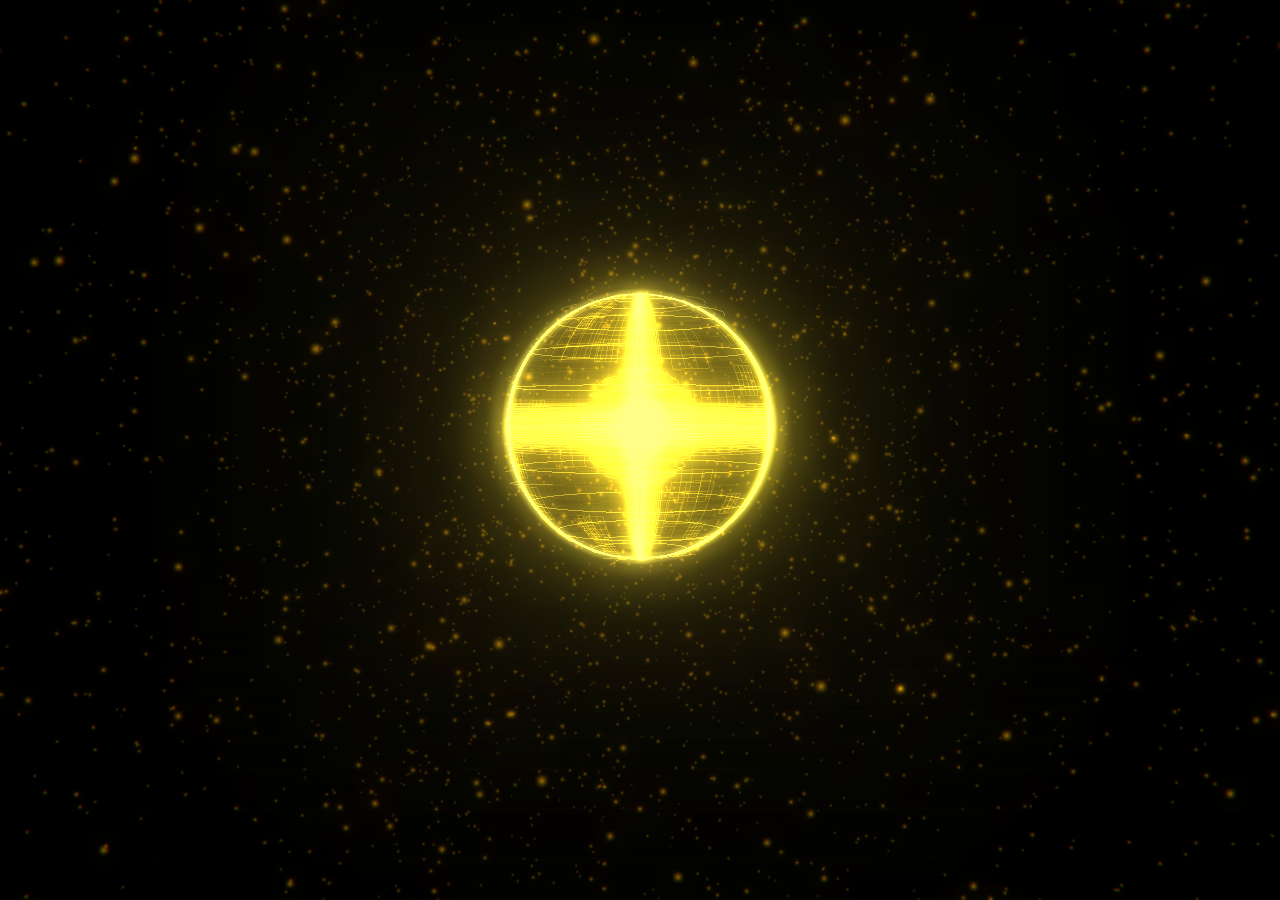
<file: assets/web_background/index_golden_orb_backup.html>
<!DOCTYPE html>
<html lang="en">
<head>
  <meta charset="UTF-8">
  <meta name="viewport" content="width=device-width, initial-scale=1.0">
  <title>Brahma Echo 3D WebGL Living AI Background</title>
  <style>
    * { margin: 0; padding: 0; box-sizing: border-box; }
    html, body { width: 100%; height: 100%; overflow: hidden; background: #050505; }
    #canvas-container { width: 100%; height: 100%; position: absolute; inset: 0; }
  </style>

  <!-- Local Offline Three.js UMD Scripts -->
  <script src="three.min.js">
        // Added for setup wizard boot sequence
        window.accelerateReactor = function() {
            // Speed up the rotation drastically for the boot sequence
            if (window.controls) {
                window.controls.autoRotateSpeed = 25.0;
            }
        };
    

        // Cinematic Reactor Controls for Setup Wizard
        window.triggerPulse = function() {
            if (!window.glowMaterial) return;
            let originalIntensity = window.glowMaterial.uniforms.c.value;
            let originalScale = window.glowMesh ? window.glowMesh.scale.x : 1;
            
            let t = 0;
            let pulseInterval = setInterval(() => {
                t += 0.1;
                if (t <= 1) {
                    window.glowMaterial.uniforms.c.value = originalIntensity + (t * 0.5);
                    if (window.glowMesh) window.glowMesh.scale.setScalar(originalScale + (t * 0.2));
                } else if (t <= 2) {
                    let dt = t - 1;
                    window.glowMaterial.uniforms.c.value = originalIntensity + 0.5 - (dt * 0.5);
                    if (window.glowMesh) window.glowMesh.scale.setScalar(originalScale + 0.2 - (dt * 0.2));
                } else {
                    clearInterval(pulseInterval);
                    window.glowMaterial.uniforms.c.value = originalIntensity;
                    if (window.glowMesh) window.glowMesh.scale.setScalar(originalScale);
                }
            }, 16);
        };
        
        window.losePower = function() {
            if (!window.glowMaterial) return;
            let originalIntensity = window.glowMaterial.uniforms.c.value;
            window.glowMaterial.uniforms.c.value = 0.1;
            if (window.controls) window.controls.autoRotateSpeed = 0.5;
            
            setTimeout(() => {
                let t = 0;
                let recoverInterval = setInterval(() => {
                    t += 0.05;
                    if (t <= 1) {
                        window.glowMaterial.uniforms.c.value = 0.1 + (t * (originalIntensity - 0.1));
                        if (window.controls) window.controls.autoRotateSpeed = 0.5 + (t * 1.5);
                    } else {
                        clearInterval(recoverInterval);
                        window.glowMaterial.uniforms.c.value = originalIntensity;
                        if (window.controls) window.controls.autoRotateSpeed = 2.0;
                    }
                }, 16);
            }, 1000);
        };
        
        window.setReactorSpeed = function(speed) {
            if (window.controls) {
                window.controls.autoRotateSpeed = speed;
            }
        };
        
        window.dissolveReactor = function() {
            if (window.glowMaterial) window.glowMaterial.uniforms.c.value = 3.0;
            setTimeout(() => {
                if (window.glowMaterial) window.glowMaterial.uniforms.c.value = 1.0;
                window.setReactorSpeed(2.0);
            }, 500);
        };

</script>
  <script src="OrbitControls.js">
        // Added for setup wizard boot sequence
        window.accelerateReactor = function() {
            // Speed up the rotation drastically for the boot sequence
            if (window.controls) {
                window.controls.autoRotateSpeed = 25.0;
            }
        };
    

        // Cinematic Reactor Controls for Setup Wizard
        window.triggerPulse = function() {
            if (!window.glowMaterial) return;
            let originalIntensity = window.glowMaterial.uniforms.c.value;
            let originalScale = window.glowMesh ? window.glowMesh.scale.x : 1;
            
            let t = 0;
            let pulseInterval = setInterval(() => {
                t += 0.1;
                if (t <= 1) {
                    window.glowMaterial.uniforms.c.value = originalIntensity + (t * 0.5);
                    if (window.glowMesh) window.glowMesh.scale.setScalar(originalScale + (t * 0.2));
                } else if (t <= 2) {
                    let dt = t - 1;
                    window.glowMaterial.uniforms.c.value = originalIntensity + 0.5 - (dt * 0.5);
                    if (window.glowMesh) window.glowMesh.scale.setScalar(originalScale + 0.2 - (dt * 0.2));
                } else {
                    clearInterval(pulseInterval);
                    window.glowMaterial.uniforms.c.value = originalIntensity;
                    if (window.glowMesh) window.glowMesh.scale.setScalar(originalScale);
                }
            }, 16);
        };
        
        window.losePower = function() {
            if (!window.glowMaterial) return;
            let originalIntensity = window.glowMaterial.uniforms.c.value;
            window.glowMaterial.uniforms.c.value = 0.1;
            if (window.controls) window.controls.autoRotateSpeed = 0.5;
            
            setTimeout(() => {
                let t = 0;
                let recoverInterval = setInterval(() => {
                    t += 0.05;
                    if (t <= 1) {
                        window.glowMaterial.uniforms.c.value = 0.1 + (t * (originalIntensity - 0.1));
                        if (window.controls) window.controls.autoRotateSpeed = 0.5 + (t * 1.5);
                    } else {
                        clearInterval(recoverInterval);
                        window.glowMaterial.uniforms.c.value = originalIntensity;
                        if (window.controls) window.controls.autoRotateSpeed = 2.0;
                    }
                }, 16);
            }, 1000);
        };
        
        window.setReactorSpeed = function(speed) {
            if (window.controls) {
                window.controls.autoRotateSpeed = speed;
            }
        };
        
        window.dissolveReactor = function() {
            if (window.glowMaterial) window.glowMaterial.uniforms.c.value = 3.0;
            setTimeout(() => {
                if (window.glowMaterial) window.glowMaterial.uniforms.c.value = 1.0;
                window.setReactorSpeed(2.0);
            }, 500);
        };

</script>
  <script src="CopyShader.js">
        // Added for setup wizard boot sequence
        window.accelerateReactor = function() {
            // Speed up the rotation drastically for the boot sequence
            if (window.controls) {
                window.controls.autoRotateSpeed = 25.0;
            }
        };
    

        // Cinematic Reactor Controls for Setup Wizard
        window.triggerPulse = function() {
            if (!window.glowMaterial) return;
            let originalIntensity = window.glowMaterial.uniforms.c.value;
            let originalScale = window.glowMesh ? window.glowMesh.scale.x : 1;
            
            let t = 0;
            let pulseInterval = setInterval(() => {
                t += 0.1;
                if (t <= 1) {
                    window.glowMaterial.uniforms.c.value = originalIntensity + (t * 0.5);
                    if (window.glowMesh) window.glowMesh.scale.setScalar(originalScale + (t * 0.2));
                } else if (t <= 2) {
                    let dt = t - 1;
                    window.glowMaterial.uniforms.c.value = originalIntensity + 0.5 - (dt * 0.5);
                    if (window.glowMesh) window.glowMesh.scale.setScalar(originalScale + 0.2 - (dt * 0.2));
                } else {
                    clearInterval(pulseInterval);
                    window.glowMaterial.uniforms.c.value = originalIntensity;
                    if (window.glowMesh) window.glowMesh.scale.setScalar(originalScale);
                }
            }, 16);
        };
        
        window.losePower = function() {
            if (!window.glowMaterial) return;
            let originalIntensity = window.glowMaterial.uniforms.c.value;
            window.glowMaterial.uniforms.c.value = 0.1;
            if (window.controls) window.controls.autoRotateSpeed = 0.5;
            
            setTimeout(() => {
                let t = 0;
                let recoverInterval = setInterval(() => {
                    t += 0.05;
                    if (t <= 1) {
                        window.glowMaterial.uniforms.c.value = 0.1 + (t * (originalIntensity - 0.1));
                        if (window.controls) window.controls.autoRotateSpeed = 0.5 + (t * 1.5);
                    } else {
                        clearInterval(recoverInterval);
                        window.glowMaterial.uniforms.c.value = originalIntensity;
                        if (window.controls) window.controls.autoRotateSpeed = 2.0;
                    }
                }, 16);
            }, 1000);
        };
        
        window.setReactorSpeed = function(speed) {
            if (window.controls) {
                window.controls.autoRotateSpeed = speed;
            }
        };
        
        window.dissolveReactor = function() {
            if (window.glowMaterial) window.glowMaterial.uniforms.c.value = 3.0;
            setTimeout(() => {
                if (window.glowMaterial) window.glowMaterial.uniforms.c.value = 1.0;
                window.setReactorSpeed(2.0);
            }, 500);
        };

</script>
  <script src="LuminosityHighPassShader.js">
        // Added for setup wizard boot sequence
        window.accelerateReactor = function() {
            // Speed up the rotation drastically for the boot sequence
            if (window.controls) {
                window.controls.autoRotateSpeed = 25.0;
            }
        };
    

        // Cinematic Reactor Controls for Setup Wizard
        window.triggerPulse = function() {
            if (!window.glowMaterial) return;
            let originalIntensity = window.glowMaterial.uniforms.c.value;
            let originalScale = window.glowMesh ? window.glowMesh.scale.x : 1;
            
            let t = 0;
            let pulseInterval = setInterval(() => {
                t += 0.1;
                if (t <= 1) {
                    window.glowMaterial.uniforms.c.value = originalIntensity + (t * 0.5);
                    if (window.glowMesh) window.glowMesh.scale.setScalar(originalScale + (t * 0.2));
                } else if (t <= 2) {
                    let dt = t - 1;
                    window.glowMaterial.uniforms.c.value = originalIntensity + 0.5 - (dt * 0.5);
                    if (window.glowMesh) window.glowMesh.scale.setScalar(originalScale + 0.2 - (dt * 0.2));
                } else {
                    clearInterval(pulseInterval);
                    window.glowMaterial.uniforms.c.value = originalIntensity;
                    if (window.glowMesh) window.glowMesh.scale.setScalar(originalScale);
                }
            }, 16);
        };
        
        window.losePower = function() {
            if (!window.glowMaterial) return;
            let originalIntensity = window.glowMaterial.uniforms.c.value;
            window.glowMaterial.uniforms.c.value = 0.1;
            if (window.controls) window.controls.autoRotateSpeed = 0.5;
            
            setTimeout(() => {
                let t = 0;
                let recoverInterval = setInterval(() => {
                    t += 0.05;
                    if (t <= 1) {
                        window.glowMaterial.uniforms.c.value = 0.1 + (t * (originalIntensity - 0.1));
                        if (window.controls) window.controls.autoRotateSpeed = 0.5 + (t * 1.5);
                    } else {
                        clearInterval(recoverInterval);
                        window.glowMaterial.uniforms.c.value = originalIntensity;
                        if (window.controls) window.controls.autoRotateSpeed = 2.0;
                    }
                }, 16);
            }, 1000);
        };
        
        window.setReactorSpeed = function(speed) {
            if (window.controls) {
                window.controls.autoRotateSpeed = speed;
            }
        };
        
        window.dissolveReactor = function() {
            if (window.glowMaterial) window.glowMaterial.uniforms.c.value = 3.0;
            setTimeout(() => {
                if (window.glowMaterial) window.glowMaterial.uniforms.c.value = 1.0;
                window.setReactorSpeed(2.0);
            }, 500);
        };

</script>
  <script src="EffectComposer.js">
        // Added for setup wizard boot sequence
        window.accelerateReactor = function() {
            // Speed up the rotation drastically for the boot sequence
            if (window.controls) {
                window.controls.autoRotateSpeed = 25.0;
            }
        };
    

        // Cinematic Reactor Controls for Setup Wizard
        window.triggerPulse = function() {
            if (!window.glowMaterial) return;
            let originalIntensity = window.glowMaterial.uniforms.c.value;
            let originalScale = window.glowMesh ? window.glowMesh.scale.x : 1;
            
            let t = 0;
            let pulseInterval = setInterval(() => {
                t += 0.1;
                if (t <= 1) {
                    window.glowMaterial.uniforms.c.value = originalIntensity + (t * 0.5);
                    if (window.glowMesh) window.glowMesh.scale.setScalar(originalScale + (t * 0.2));
                } else if (t <= 2) {
                    let dt = t - 1;
                    window.glowMaterial.uniforms.c.value = originalIntensity + 0.5 - (dt * 0.5);
                    if (window.glowMesh) window.glowMesh.scale.setScalar(originalScale + 0.2 - (dt * 0.2));
                } else {
                    clearInterval(pulseInterval);
                    window.glowMaterial.uniforms.c.value = originalIntensity;
                    if (window.glowMesh) window.glowMesh.scale.setScalar(originalScale);
                }
            }, 16);
        };
        
        window.losePower = function() {
            if (!window.glowMaterial) return;
            let originalIntensity = window.glowMaterial.uniforms.c.value;
            window.glowMaterial.uniforms.c.value = 0.1;
            if (window.controls) window.controls.autoRotateSpeed = 0.5;
            
            setTimeout(() => {
                let t = 0;
                let recoverInterval = setInterval(() => {
                    t += 0.05;
                    if (t <= 1) {
                        window.glowMaterial.uniforms.c.value = 0.1 + (t * (originalIntensity - 0.1));
                        if (window.controls) window.controls.autoRotateSpeed = 0.5 + (t * 1.5);
                    } else {
                        clearInterval(recoverInterval);
                        window.glowMaterial.uniforms.c.value = originalIntensity;
                        if (window.controls) window.controls.autoRotateSpeed = 2.0;
                    }
                }, 16);
            }, 1000);
        };
        
        window.setReactorSpeed = function(speed) {
            if (window.controls) {
                window.controls.autoRotateSpeed = speed;
            }
        };
        
        window.dissolveReactor = function() {
            if (window.glowMaterial) window.glowMaterial.uniforms.c.value = 3.0;
            setTimeout(() => {
                if (window.glowMaterial) window.glowMaterial.uniforms.c.value = 1.0;
                window.setReactorSpeed(2.0);
            }, 500);
        };

</script>
  <script src="RenderPass.js">
        // Added for setup wizard boot sequence
        window.accelerateReactor = function() {
            // Speed up the rotation drastically for the boot sequence
            if (window.controls) {
                window.controls.autoRotateSpeed = 25.0;
            }
        };
    

        // Cinematic Reactor Controls for Setup Wizard
        window.triggerPulse = function() {
            if (!window.glowMaterial) return;
            let originalIntensity = window.glowMaterial.uniforms.c.value;
            let originalScale = window.glowMesh ? window.glowMesh.scale.x : 1;
            
            let t = 0;
            let pulseInterval = setInterval(() => {
                t += 0.1;
                if (t <= 1) {
                    window.glowMaterial.uniforms.c.value = originalIntensity + (t * 0.5);
                    if (window.glowMesh) window.glowMesh.scale.setScalar(originalScale + (t * 0.2));
                } else if (t <= 2) {
                    let dt = t - 1;
                    window.glowMaterial.uniforms.c.value = originalIntensity + 0.5 - (dt * 0.5);
                    if (window.glowMesh) window.glowMesh.scale.setScalar(originalScale + 0.2 - (dt * 0.2));
                } else {
                    clearInterval(pulseInterval);
                    window.glowMaterial.uniforms.c.value = originalIntensity;
                    if (window.glowMesh) window.glowMesh.scale.setScalar(originalScale);
                }
            }, 16);
        };
        
        window.losePower = function() {
            if (!window.glowMaterial) return;
            let originalIntensity = window.glowMaterial.uniforms.c.value;
            window.glowMaterial.uniforms.c.value = 0.1;
            if (window.controls) window.controls.autoRotateSpeed = 0.5;
            
            setTimeout(() => {
                let t = 0;
                let recoverInterval = setInterval(() => {
                    t += 0.05;
                    if (t <= 1) {
                        window.glowMaterial.uniforms.c.value = 0.1 + (t * (originalIntensity - 0.1));
                        if (window.controls) window.controls.autoRotateSpeed = 0.5 + (t * 1.5);
                    } else {
                        clearInterval(recoverInterval);
                        window.glowMaterial.uniforms.c.value = originalIntensity;
                        if (window.controls) window.controls.autoRotateSpeed = 2.0;
                    }
                }, 16);
            }, 1000);
        };
        
        window.setReactorSpeed = function(speed) {
            if (window.controls) {
                window.controls.autoRotateSpeed = speed;
            }
        };
        
        window.dissolveReactor = function() {
            if (window.glowMaterial) window.glowMaterial.uniforms.c.value = 3.0;
            setTimeout(() => {
                if (window.glowMaterial) window.glowMaterial.uniforms.c.value = 1.0;
                window.setReactorSpeed(2.0);
            }, 500);
        };

</script>
  <script src="ShaderPass.js">
        // Added for setup wizard boot sequence
        window.accelerateReactor = function() {
            // Speed up the rotation drastically for the boot sequence
            if (window.controls) {
                window.controls.autoRotateSpeed = 25.0;
            }
        };
    

        // Cinematic Reactor Controls for Setup Wizard
        window.triggerPulse = function() {
            if (!window.glowMaterial) return;
            let originalIntensity = window.glowMaterial.uniforms.c.value;
            let originalScale = window.glowMesh ? window.glowMesh.scale.x : 1;
            
            let t = 0;
            let pulseInterval = setInterval(() => {
                t += 0.1;
                if (t <= 1) {
                    window.glowMaterial.uniforms.c.value = originalIntensity + (t * 0.5);
                    if (window.glowMesh) window.glowMesh.scale.setScalar(originalScale + (t * 0.2));
                } else if (t <= 2) {
                    let dt = t - 1;
                    window.glowMaterial.uniforms.c.value = originalIntensity + 0.5 - (dt * 0.5);
                    if (window.glowMesh) window.glowMesh.scale.setScalar(originalScale + 0.2 - (dt * 0.2));
                } else {
                    clearInterval(pulseInterval);
                    window.glowMaterial.uniforms.c.value = originalIntensity;
                    if (window.glowMesh) window.glowMesh.scale.setScalar(originalScale);
                }
            }, 16);
        };
        
        window.losePower = function() {
            if (!window.glowMaterial) return;
            let originalIntensity = window.glowMaterial.uniforms.c.value;
            window.glowMaterial.uniforms.c.value = 0.1;
            if (window.controls) window.controls.autoRotateSpeed = 0.5;
            
            setTimeout(() => {
                let t = 0;
                let recoverInterval = setInterval(() => {
                    t += 0.05;
                    if (t <= 1) {
                        window.glowMaterial.uniforms.c.value = 0.1 + (t * (originalIntensity - 0.1));
                        if (window.controls) window.controls.autoRotateSpeed = 0.5 + (t * 1.5);
                    } else {
                        clearInterval(recoverInterval);
                        window.glowMaterial.uniforms.c.value = originalIntensity;
                        if (window.controls) window.controls.autoRotateSpeed = 2.0;
                    }
                }, 16);
            }, 1000);
        };
        
        window.setReactorSpeed = function(speed) {
            if (window.controls) {
                window.controls.autoRotateSpeed = speed;
            }
        };
        
        window.dissolveReactor = function() {
            if (window.glowMaterial) window.glowMaterial.uniforms.c.value = 3.0;
            setTimeout(() => {
                if (window.glowMaterial) window.glowMaterial.uniforms.c.value = 1.0;
                window.setReactorSpeed(2.0);
            }, 500);
        };

</script>
  <script src="UnrealBloomPass.js">
        // Added for setup wizard boot sequence
        window.accelerateReactor = function() {
            // Speed up the rotation drastically for the boot sequence
            if (window.controls) {
                window.controls.autoRotateSpeed = 25.0;
            }
        };
    

        // Cinematic Reactor Controls for Setup Wizard
        window.triggerPulse = function() {
            if (!window.glowMaterial) return;
            let originalIntensity = window.glowMaterial.uniforms.c.value;
            let originalScale = window.glowMesh ? window.glowMesh.scale.x : 1;
            
            let t = 0;
            let pulseInterval = setInterval(() => {
                t += 0.1;
                if (t <= 1) {
                    window.glowMaterial.uniforms.c.value = originalIntensity + (t * 0.5);
                    if (window.glowMesh) window.glowMesh.scale.setScalar(originalScale + (t * 0.2));
                } else if (t <= 2) {
                    let dt = t - 1;
                    window.glowMaterial.uniforms.c.value = originalIntensity + 0.5 - (dt * 0.5);
                    if (window.glowMesh) window.glowMesh.scale.setScalar(originalScale + 0.2 - (dt * 0.2));
                } else {
                    clearInterval(pulseInterval);
                    window.glowMaterial.uniforms.c.value = originalIntensity;
                    if (window.glowMesh) window.glowMesh.scale.setScalar(originalScale);
                }
            }, 16);
        };
        
        window.losePower = function() {
            if (!window.glowMaterial) return;
            let originalIntensity = window.glowMaterial.uniforms.c.value;
            window.glowMaterial.uniforms.c.value = 0.1;
            if (window.controls) window.controls.autoRotateSpeed = 0.5;
            
            setTimeout(() => {
                let t = 0;
                let recoverInterval = setInterval(() => {
                    t += 0.05;
                    if (t <= 1) {
                        window.glowMaterial.uniforms.c.value = 0.1 + (t * (originalIntensity - 0.1));
                        if (window.controls) window.controls.autoRotateSpeed = 0.5 + (t * 1.5);
                    } else {
                        clearInterval(recoverInterval);
                        window.glowMaterial.uniforms.c.value = originalIntensity;
                        if (window.controls) window.controls.autoRotateSpeed = 2.0;
                    }
                }, 16);
            }, 1000);
        };
        
        window.setReactorSpeed = function(speed) {
            if (window.controls) {
                window.controls.autoRotateSpeed = speed;
            }
        };
        
        window.dissolveReactor = function() {
            if (window.glowMaterial) window.glowMaterial.uniforms.c.value = 3.0;
            setTimeout(() => {
                if (window.glowMaterial) window.glowMaterial.uniforms.c.value = 1.0;
                window.setReactorSpeed(2.0);
            }, 500);
        };

</script>
</head>
<body>
  <div id="canvas-container"></div>

  <script>
    const container = document.getElementById("canvas-container");
    const width = Math.max(1, container.clientWidth || window.innerWidth);
    const height = Math.max(1, container.clientHeight || window.innerHeight);

    // ——— SCENE & CAMERA ———
    const scene = new THREE.Scene();
    scene.fog = new THREE.FogExp2(0x040302, 0.05);

    const camera = new THREE.PerspectiveCamera(50, width / height, 0.1, 500);
    camera.position.set(0, 0, 7.6);

    const renderer = new THREE.WebGLRenderer({ antialias: true, alpha: false, powerPreference: "high-performance" });
    renderer.setSize(width, height);
    renderer.setPixelRatio(1.0); // Capped at 1.0 to eliminate high-DPI GPU lag
    renderer.toneMapping = THREE.ACESFilmicToneMapping;
    renderer.toneMappingExposure = 0.9;
    container.appendChild(renderer.domElement);

    // ——— POST PROCESSING ———
    const composer = new THREE.EffectComposer(renderer);
    composer.addPass(new THREE.RenderPass(scene, camera));

    // Half-res bloom buffer for smooth 60 FPS performance without visual degradation
    const bloom = new THREE.UnrealBloomPass(
      new THREE.Vector2(Math.floor(width / 2), Math.floor(height / 2)),
      2.5, // strength
      0.75, // radius
      0.12  // threshold
    );
    composer.addPass(bloom);

    const chromaticShader = {
      uniforms: {
        tDiffuse: { value: null },
        uTime: { value: 0 },
        uIntensity: { value: 0.003 }
      },
      vertexShader: `
        varying vec2 vUv;
        void main() {
          vUv = uv;
          gl_Position = projectionMatrix * modelViewMatrix * vec4(position, 1.0);
        }
      `,
      fragmentShader: `
        uniform sampler2D tDiffuse;
        uniform float uTime;
        uniform float uIntensity;
        varying vec2 vUv;
        void main() {
          vec2 dir = vUv - vec2(0.5);
          float d = length(dir);
          float offset = uIntensity * d;
          float flicker = 1.0 + 0.02 * sin(uTime * 30.0) * sin(uTime * 7.3);
          vec4 cr = texture2D(tDiffuse, vUv + dir * offset);
          vec4 cg = texture2D(tDiffuse, vUv);
          vec4 cb = texture2D(tDiffuse, vUv - dir * offset * 0.5);
          gl_FragColor = vec4(cr.r, cg.g * 1.05, cb.b * 0.6, 1.0) * flicker;
          gl_FragColor.rgb = mix(gl_FragColor.rgb, gl_FragColor.rgb * vec3(1.15, 0.85, 0.55), 0.25);
        }
      `
    };
    const chromaticPass = new THREE.ShaderPass(chromaticShader);
    composer.addPass(chromaticPass);

    const controls = new THREE.OrbitControls(camera, renderer.domElement);
    controls.enableDamping = true;
    controls.dampingFactor = 0.04;
    controls.minDistance = 0.6;
    controls.maxDistance = 40;
    controls.zoomSpeed = 1.4;
    controls.enablePan = false;

    // ——— COLORS ———
    const C_BRIGHT = 0xffbe1a;
    const C_MID    = 0xd4af37;
    const C_DIM    = 0xaa8010;
    const C_FAINT  = 0x553f05;
    const C_HOT    = 0xffea80;
    const C_CYAN   = 0xfff2a3;

    // ——— BACKGROUND ATMOSPHERE (STARS, FAINT GRID & DUST) ———
    const atmosphereGroup = new THREE.Group();
    scene.add(atmosphereGroup);

    // 1. Faint 3D Grid Floor & Ceiling
    const gridHelper = new THREE.GridHelper(60, 40, 0xd4af37, 0x3b2e0c);
    gridHelper.position.y = -4.5;
    gridHelper.material.opacity = 0.08;
    gridHelper.material.transparent = true;
    atmosphereGroup.add(gridHelper);

    // 2. Parallax Starfield
    const starCount = 1200;
    const starGeo = new THREE.BufferGeometry();
    const starPos = new Float32Array(starCount * 3);
    for (let i = 0; i < starCount; i++) {
      starPos[i * 3]     = (Math.random() - 0.5) * 80;
      starPos[i * 3 + 1] = (Math.random() - 0.5) * 80;
      starPos[i * 3 + 2] = (Math.random() - 0.5) * 80;
    }
    starGeo.setAttribute("position", new THREE.Float32BufferAttribute(starPos, 3));
    const starMat = new THREE.PointsMaterial({
      color: 0xffe680,
      size: 0.03,
      transparent: true,
      opacity: 0.35,
      blending: THREE.AdditiveBlending
    });
    const starPoints = new THREE.Points(starGeo, starMat);
    atmosphereGroup.add(starPoints);

    // ——— HERO ORB GROUP ———
    const orbGroup = new THREE.Group();
    orbGroup.position.set(0, 0.18, 0);
    scene.add(orbGroup);

    function lineMat(color, opacity = 1) {
      return new THREE.LineBasicMaterial({
        color,
        transparent: true,
        opacity,
        blending: THREE.AdditiveBlending,
        depthWrite: false
      });
    }

    function latRing(radius, lat, segs = 120) {
      const r = radius * Math.cos(lat);
      const y = radius * Math.sin(lat);
      const pts = [];
      for (let i = 0; i <= segs; i++) {
        const a = (i / segs) * Math.PI * 2;
        pts.push(new THREE.Vector3(r * Math.cos(a), y, r * Math.sin(a)));
      }
      return new THREE.BufferGeometry().setFromPoints(pts);
    }

    function meridian(radius, lon, segs = 120) {
      const pts = [];
      for (let i = 0; i <= segs; i++) {
        const lat = (i / segs) * Math.PI - Math.PI / 2;
        pts.push(
          new THREE.Vector3(
            radius * Math.cos(lat) * Math.cos(lon),
            radius * Math.sin(lat),
            radius * Math.cos(lat) * Math.sin(lon)
          )
        );
      }
      return new THREE.BufferGeometry().setFromPoints(pts);
    }

    // LAYER 1: OUTER SHELL
    const outerShell = new THREE.Group();
    const R1 = 2.0;

    for (let i = -15; i <= 15; i++) {
      const lat = (i / 15) * (Math.PI / 2) * 0.95;
      const opacity = i % 3 === 0 ? 0.5 : 0.12;
      const color = i % 3 === 0 ? C_MID : C_FAINT;
      outerShell.add(new THREE.Line(latRing(R1, lat), lineMat(color, opacity)));
    }

    for (let i = 0; i < 24; i++) {
      const lon = (i / 24) * Math.PI * 2;
      const isMajor = i % 6 === 0;
      outerShell.add(
        new THREE.Line(
          meridian(R1, lon),
          lineMat(isMajor ? C_MID : C_FAINT, isMajor ? 0.6 : 0.1)
        )
      );
    }

    const CROSS_LINES = 18;
    const CROSS_SPREAD = 0.25;
    for (let i = 0; i < 4; i++) {
      const lon = (i / 4) * Math.PI * 2;
      for (let j = 0; j < CROSS_LINES; j++) {
        const t = (j / (CROSS_LINES - 1)) * 2 - 1;
        const offset = (t * CROSS_SPREAD) / 2;
        const falloff = 1 - Math.abs(t) * 0.7;
        const opacity = 0.85 * falloff;
        const color = Math.abs(t) < 0.3 ? C_BRIGHT : C_MID;
        outerShell.add(
          new THREE.Line(meridian(R1, lon + offset, 200), lineMat(color, opacity))
        );
      }
    }

    const EQ_LINES = 20;
    const EQ_SPREAD = 0.35;
    for (let j = 0; j < EQ_LINES; j++) {
      const t = (j / (EQ_LINES - 1)) * 2 - 1;
      const offset = (t * EQ_SPREAD) / 2;
      const falloff = 1 - Math.abs(t) * 0.65;
      const opacity = 0.8 * falloff;
      const color = Math.abs(t) < 0.3 ? C_BRIGHT : C_MID;
      outerShell.add(
        new THREE.Line(latRing(R1, offset, 200), lineMat(color, opacity))
      );
    }
    orbGroup.add(outerShell);

    // LAYER 2: GRID PANELS
    const panelGroup = new THREE.Group();
    function createSpherePanel(latCenter, lonCenter, latSpan, lonSpan, radius, divisions = 4) {
      const group = new THREE.Group();
      const mat = lineMat(C_DIM, 0.25);
      for (let i = 0; i <= divisions; i++) {
        const lat = latCenter - latSpan / 2 + (i / divisions) * latSpan;
        const pts = [];
        for (let j = 0; j <= divisions * 4; j++) {
          const lon = lonCenter - lonSpan / 2 + (j / (divisions * 4)) * lonSpan;
          pts.push(
            new THREE.Vector3(
              radius * Math.cos(lat) * Math.cos(lon),
              radius * Math.sin(lat),
              radius * Math.cos(lat) * Math.sin(lon)
            )
          );
        }
        group.add(new THREE.Line(new THREE.BufferGeometry().setFromPoints(pts), mat));
      }
      for (let j = 0; j <= divisions; j++) {
        const lon = lonCenter - lonSpan / 2 + (j / divisions) * lonSpan;
        const pts = [];
        for (let i = 0; i <= divisions * 4; i++) {
          const lat = latCenter - latSpan / 2 + (i / (divisions * 4)) * latSpan;
          pts.push(
            new THREE.Vector3(
              radius * Math.cos(lat) * Math.cos(lon),
              radius * Math.sin(lat),
              radius * Math.cos(lat) * Math.sin(lon)
            )
          );
        }
        group.add(new THREE.Line(new THREE.BufferGeometry().setFromPoints(pts), mat));
      }
      return group;
    }

    for (let i = 0; i < 30; i++) {
      const lat = (Math.random() - 0.5) * Math.PI * 0.8;
      const lon = Math.random() * Math.PI * 2;
      const size = 0.15 + Math.random() * 0.25;
      const panel = createSpherePanel(lat, lon, size, size, R1 + 0.01, 3 + Math.floor(Math.random() * 3));
      panelGroup.add(panel);
    }
    orbGroup.add(panelGroup);

    // LAYER 3: SECONDARY SHELL
    const shell2 = new THREE.Group();
    const R2 = 2.12;

    for (let i = 0; i < 16; i++) {
      const lat = (Math.random() - 0.5) * Math.PI * 0.85;
      const startLon = Math.random() * Math.PI * 2;
      const arcLen = 0.3 + Math.random() * 1.2;
      const pts = [];
      const segs = 60;
      const r = R2 * Math.cos(lat);
      const y = R2 * Math.sin(lat);
      for (let j = 0; j <= segs; j++) {
        const a = startLon + (j / segs) * arcLen;
        pts.push(new THREE.Vector3(r * Math.cos(a), y, r * Math.sin(a)));
      }
      shell2.add(
        new THREE.Line(
          new THREE.BufferGeometry().setFromPoints(pts),
          lineMat(C_MID, 0.2 + Math.random() * 0.3)
        )
      );
    }
    orbGroup.add(shell2);

    // LAYER 4: INNER CORE
    const innerCore = new THREE.Group();
    const R3 = 0.9;

    for (let s = 0; s < 8; s++) {
      const pts = [];
      const turns = 3 + Math.random() * 2;
      const segs = 300;
      const phase = (s / 8) * Math.PI * 2;
      for (let i = 0; i <= segs; i++) {
        const t = i / segs;
        const lat = t * Math.PI - Math.PI / 2;
        const lon = t * turns * Math.PI * 2 + phase;
        pts.push(
          new THREE.Vector3(
            R3 * Math.cos(lat) * Math.cos(lon),
            R3 * Math.sin(lat),
            R3 * Math.cos(lat) * Math.sin(lon)
          )
        );
      }
      innerCore.add(
        new THREE.Line(
          new THREE.BufferGeometry().setFromPoints(pts),
          lineMat(C_BRIGHT, 0.3 + Math.random() * 0.2)
        )
      );
    }
    orbGroup.add(innerCore);

    // LAYER 5: INNERMOST CORE & ELECTRIC ARCS
    const coreR = 0.25;
    const icoGeo = new THREE.IcosahedronGeometry(coreR, 1);
    const icoEdges = new THREE.EdgesGeometry(icoGeo);
    const icoWireMat = lineMat(C_HOT, 0.9);
    const icoWire = new THREE.LineSegments(icoEdges, icoWireMat);
    orbGroup.add(icoWire);

    const coreSphereMat = new THREE.MeshBasicMaterial({
      color: C_HOT,
      transparent: true,
      opacity: 0.15,
      blending: THREE.AdditiveBlending
    });
    const coreSphere = new THREE.Mesh(new THREE.SphereGeometry(0.15, 16, 16), coreSphereMat);
    orbGroup.add(coreSphere);

    const glowSphereMat = new THREE.MeshBasicMaterial({
      color: C_MID,
      transparent: true,
      opacity: 0.04,
      blending: THREE.AdditiveBlending
    });
    const glowSphere = new THREE.Mesh(new THREE.SphereGeometry(0.5, 16, 16), glowSphereMat);
    orbGroup.add(glowSphere);

    // Electric Arcs Group
    const electricArcsGroup = new THREE.Group();
    const arcMat = lineMat(C_CYAN, 0.85);
    for (let a = 0; a < 6; a++) {
      const arcPts = [];
      for (let p = 0; p <= 12; p++) {
        arcPts.push(new THREE.Vector3((Math.random() - 0.5) * 1.8, (Math.random() - 0.5) * 1.8, (Math.random() - 0.5) * 1.8));
      }
      const arcLine = new THREE.Line(new THREE.BufferGeometry().setFromPoints(arcPts), arcMat);
      electricArcsGroup.add(arcLine);
    }
    electricArcsGroup.visible = false;
    orbGroup.add(electricArcsGroup);

    // DUST PARTICLES
    const dustCount = 4500;
    const dustPos = new Float32Array(dustCount * 3);
    for (let i = 0; i < dustCount; i++) {
      const rr = 0.5 + Math.pow(Math.random(), 0.6) * 10;
      const theta = Math.random() * Math.PI * 2;
      const phi = Math.acos(2 * Math.random() - 1);
      dustPos[i * 3]     = rr * Math.sin(phi) * Math.cos(theta);
      dustPos[i * 3 + 1] = rr * Math.cos(phi);
      dustPos[i * 3 + 2] = rr * Math.sin(phi) * Math.sin(theta);
    }
    const dustGeo = new THREE.BufferGeometry();
    dustGeo.setAttribute("position", new THREE.Float32BufferAttribute(dustPos, 3));

    const dotC = document.createElement("canvas");
    dotC.width = dotC.height = 64;
    const dCtx = dotC.getContext("2d");
    const g = dCtx.createRadialGradient(32, 32, 0, 32, 32, 32);
    g.addColorStop(0, "rgba(255,215,0,1)");
    g.addColorStop(0.25, "rgba(255,179,0,0.6)");
    g.addColorStop(0.6, "rgba(170,128,16,0.25)");
    g.addColorStop(1, "rgba(85,63,5,0)");
    dCtx.fillStyle = g;
    dCtx.fillRect(0, 0, 64, 64);

    const dustMat = new THREE.PointsMaterial({
      map: new THREE.CanvasTexture(dotC),
      size: 0.08,
      transparent: true,
      opacity: 0.65,
      blending: THREE.AdditiveBlending,
      depthWrite: false,
      sizeAttenuation: true,
      color: C_BRIGHT
    });
    const dustPoints = new THREE.Points(dustGeo, dustMat);
    orbGroup.add(dustPoints);

    // ——— REACTIVE BRAHMA ECHO STATE CONTROLLER ———
    let currentState = "IDLE";
    let targetScale = 0.52;
    let currentScale = 0.52;
    let rotSpeedY = 0.0015;
    let targetCameraZ = 7.6;
    let currentCameraZ = 7.6;
    let warpSpeed = 0;
    let liveAudioAmp = 0;
    let dispAudioAmp = 0;

    const STATE_COLORS = {
      LISTENING:  { hot: 0x80ffff, mid: 0x00e5ff, dim: 0x0099bb }, // Cyan
      SPEAKING:   { hot: 0xffea80, mid: 0xffbe1a, dim: 0xaa8010 }, // Gold
      THINKING:   { hot: 0xffc080, mid: 0xff9100, dim: 0xcc6600 }, // Sunset Amber
      EXECUTING:  { hot: 0xd4a0ff, mid: 0x7c4dff, dim: 0x4a148c }, // Violet
      WORKING:    { hot: 0xd4a0ff, mid: 0x7c4dff, dim: 0x4a148c }, // Violet
      MUTED:      { hot: 0xff9999, mid: 0xff3b30, dim: 0x881111 }, // Red
      SCANNING:   { hot: 0xa0ffb0, mid: 0x37ff5f, dim: 0x1dcc43 }, // Emerald
      ONLINE:     { hot: 0xffea80, mid: 0xffbe1a, dim: 0xaa8010 }, // Gold
      IDLE:       { hot: 0xffea80, mid: 0xffbe1a, dim: 0xaa8010 }, // Gold
    };

    let targetColorHot = new THREE.Color(C_HOT);
    let targetColorMid = new THREE.Color(C_MID);
    let targetColorDim = new THREE.Color(C_DIM);

    window.setAudioLevel = function(lvl) {
      const v = Math.max(0, Math.min(1, Number(lvl) || 0));
      if (v > liveAudioAmp) liveAudioAmp = v;
    };

    window.setBrahmaState = function(state) {
      if (!state) return;
      currentState = String(state).toUpperCase();
      console.log("Brahma Echo 3D StateChanged:", currentState);

      const pal = STATE_COLORS[currentState] || STATE_COLORS.IDLE;
      targetColorHot = new THREE.Color(pal.hot);
      targetColorMid = new THREE.Color(pal.mid);
      targetColorDim = new THREE.Color(pal.dim);

      if (currentState === "LISTENING") {
        targetScale = 0.58;
        rotSpeedY = 0.0035;
        electricArcsGroup.visible = false;
        targetCameraZ = 7.2;
      } else if (currentState === "THINKING") {
        targetScale = 0.54;
        rotSpeedY = 0.012;
        electricArcsGroup.visible = true;
        targetCameraZ = 7.5;
      } else if (currentState === "EXECUTING" || currentState === "WORKING") {
        targetScale = 0.60;
        rotSpeedY = 0.022;
        electricArcsGroup.visible = true;
        targetCameraZ = 7.3;
      } else if (currentState === "SPEAKING") {
        targetScale = 0.65;
        rotSpeedY = 0.026;
        electricArcsGroup.visible = false;
        targetCameraZ = 6.9;
      } else if (currentState === "MUTED") {
        targetScale = 0.46;
        rotSpeedY = 0.0006;
        electricArcsGroup.visible = false;
        targetCameraZ = 7.8;
      } else if (currentState === "SCANNING") {
        targetScale = 0.58;
        rotSpeedY = 0.015;
        electricArcsGroup.visible = true;
        targetCameraZ = 7.4;
      } else if (currentState === "CINEMATIC") {
        targetScale = 0.48;
        rotSpeedY = 0.001;
        electricArcsGroup.visible = false;
        targetCameraZ = 8.5;
      } else { // IDLE / ONLINE
        currentState = "IDLE";
        targetScale = 0.52;
        rotSpeedY = 0.0015;
        electricArcsGroup.visible = false;
        targetCameraZ = 7.6;
      }
    };

    // CURSOR GAZE & SENTIENT TRACKING
    let mouseNormX = 0, mouseNormY = 0;
    let targetTiltX = 0, targetTiltY = 0;
    window.addEventListener("pointermove", (e) => {
      mouseNormX = (e.clientX / Math.max(1, window.innerWidth)) * 2 - 1;
      mouseNormY = -(e.clientY / Math.max(1, window.innerHeight)) * 2 + 1;
      targetTiltX = -mouseNormY * 0.25;
      targetTiltY = mouseNormX * 0.35;
    });

    // ANIMATION LOOP
    const clock = new THREE.Clock();

    function animate() {
      requestAnimationFrame(animate);
      const t = clock.getElapsedTime();

      // Smooth color morphing toward state targets
      coreSphereMat.color.lerp(targetColorHot, 0.06);
      glowSphereMat.color.lerp(targetColorMid, 0.06);
      icoWireMat.color.lerp(targetColorHot, 0.06);
      dustMat.color.lerp(targetColorMid, 0.06);
      arcMat.color.lerp(targetColorHot, 0.08);

      // Smooth audio amplitude
      liveAudioAmp *= 0.88;
      dispAudioAmp += (liveAudioAmp - dispAudioAmp) * 0.4;

      // Smooth scale & camera interpolation
      currentScale += (targetScale - currentScale) * 0.05;
      orbGroup.scale.setScalar(currentScale);
      
      currentCameraZ += (targetCameraZ - currentCameraZ) * 0.03;
      camera.position.z = currentCameraZ;

      // Sentient Gaze: Smoothly tilt core towards mouse position
      orbGroup.rotation.x += (targetTiltX - orbGroup.rotation.x) * 0.04;
      camera.position.x += (mouseNormX * 0.25 - camera.position.x) * 0.03;
      camera.position.y += (mouseNormY * 0.18 - camera.position.y) * 0.03;

      // Rotation dynamics
      outerShell.rotation.y += rotSpeedY;
      outerShell.rotation.x = Math.sin(t * 0.08) * 0.05;

      panelGroup.rotation.y += rotSpeedY * 1.2;
      panelGroup.rotation.x = Math.sin(t * 0.08 + 0.5) * 0.04;

      shell2.rotation.y -= rotSpeedY * 0.8;
      shell2.rotation.z = Math.sin(t * 0.12) * 0.03;

      innerCore.rotation.y -= rotSpeedY * 2.5;
      innerCore.rotation.z += 0.002;

      icoWire.rotation.x += rotSpeedY * 3.0;
      icoWire.rotation.y += rotSpeedY * 4.0;

      // State specific dynamic effects
      let pulseMod = 1.0;
      if (currentState === "THINKING") {
        pulseMod = 1.8;
      } else if (currentState === "SPEAKING") {
        pulseMod = 3.0;
      } else if (currentState === "LISTENING") {
        pulseMod = 1.4;
      } else if (currentState === "MUTED") {
        pulseMod = 0.4;
      }

      const wave1 = Math.sin(t * 1.2 * pulseMod);
      const wave3 = Math.pow(Math.max(0, Math.sin(t * 0.4 * pulseMod)), 5);
      const surge = wave3 * 1.5;
      const audioPulse = dispAudioAmp * 0.35;

      coreSphere.scale.setScalar(1 + surge + audioPulse * 1.3 + Math.sin(t * 5 * pulseMod) * 0.05);
      coreSphereMat.opacity = Math.min(0.8, Math.max(0.1, (0.12 + wave1 * 0.06 + surge * 0.2 + audioPulse * 0.3)));
      glowSphere.scale.setScalar(1 + surge * 0.8 + audioPulse * 0.9);

      if (electricArcsGroup.visible) {
        electricArcsGroup.rotation.y += 0.03;
        electricArcsGroup.rotation.z += 0.02;
      }

      dustPoints.rotation.y += 0.0003 + audioPulse * 0.002;
      
      // Cinematic Warp Speed during speaking
      if (currentState === "SPEAKING") {
        warpSpeed += (0.8 - warpSpeed) * 0.05;
      } else {
        warpSpeed += (0 - warpSpeed) * 0.05;
      }
      atmosphereGroup.rotation.y += 0.0001;
      atmosphereGroup.position.z = (t * warpSpeed * 10) % 20;

      chromaticPass.uniforms.uTime.value = t;
      chromaticPass.uniforms.uIntensity.value = 0.003 + (warpSpeed * 0.015);
      
      controls.update();
      composer.render();
    }

    animate();

    window.addEventListener("resize", () => {
      const w = Math.max(1, window.innerWidth);
      const h = Math.max(1, window.innerHeight);
      camera.aspect = w / h;
      camera.updateProjectionMatrix();
      renderer.setSize(w, h);
      composer.setSize(w, h);
    });
  
        // Added for setup wizard boot sequence
        window.accelerateReactor = function() {
            // Speed up the rotation drastically for the boot sequence
            if (window.controls) {
                window.controls.autoRotateSpeed = 25.0;
            }
        };
    

        // Cinematic Reactor Controls for Setup Wizard
        window.triggerPulse = function() {
            if (!window.glowMaterial) return;
            let originalIntensity = window.glowMaterial.uniforms.c.value;
            let originalScale = window.glowMesh ? window.glowMesh.scale.x : 1;
            
            let t = 0;
            let pulseInterval = setInterval(() => {
                t += 0.1;
                if (t <= 1) {
                    window.glowMaterial.uniforms.c.value = originalIntensity + (t * 0.5);
                    if (window.glowMesh) window.glowMesh.scale.setScalar(originalScale + (t * 0.2));
                } else if (t <= 2) {
                    let dt = t - 1;
                    window.glowMaterial.uniforms.c.value = originalIntensity + 0.5 - (dt * 0.5);
                    if (window.glowMesh) window.glowMesh.scale.setScalar(originalScale + 0.2 - (dt * 0.2));
                } else {
                    clearInterval(pulseInterval);
                    window.glowMaterial.uniforms.c.value = originalIntensity;
                    if (window.glowMesh) window.glowMesh.scale.setScalar(originalScale);
                }
            }, 16);
        };
        
        window.losePower = function() {
            if (!window.glowMaterial) return;
            let originalIntensity = window.glowMaterial.uniforms.c.value;
            window.glowMaterial.uniforms.c.value = 0.1;
            if (window.controls) window.controls.autoRotateSpeed = 0.5;
            
            setTimeout(() => {
                let t = 0;
                let recoverInterval = setInterval(() => {
                    t += 0.05;
                    if (t <= 1) {
                        window.glowMaterial.uniforms.c.value = 0.1 + (t * (originalIntensity - 0.1));
                        if (window.controls) window.controls.autoRotateSpeed = 0.5 + (t * 1.5);
                    } else {
                        clearInterval(recoverInterval);
                        window.glowMaterial.uniforms.c.value = originalIntensity;
                        if (window.controls) window.controls.autoRotateSpeed = 2.0;
                    }
                }, 16);
            }, 1000);
        };
        
        window.setReactorSpeed = function(speed) {
            if (window.controls) {
                window.controls.autoRotateSpeed = speed;
            }
        };
        
        window.dissolveReactor = function() {
            if (window.glowMaterial) window.glowMaterial.uniforms.c.value = 3.0;
            setTimeout(() => {
                if (window.glowMaterial) window.glowMaterial.uniforms.c.value = 1.0;
                window.setReactorSpeed(2.0);
            }, 500);
        };

</script>
</body>
</html>
</file>
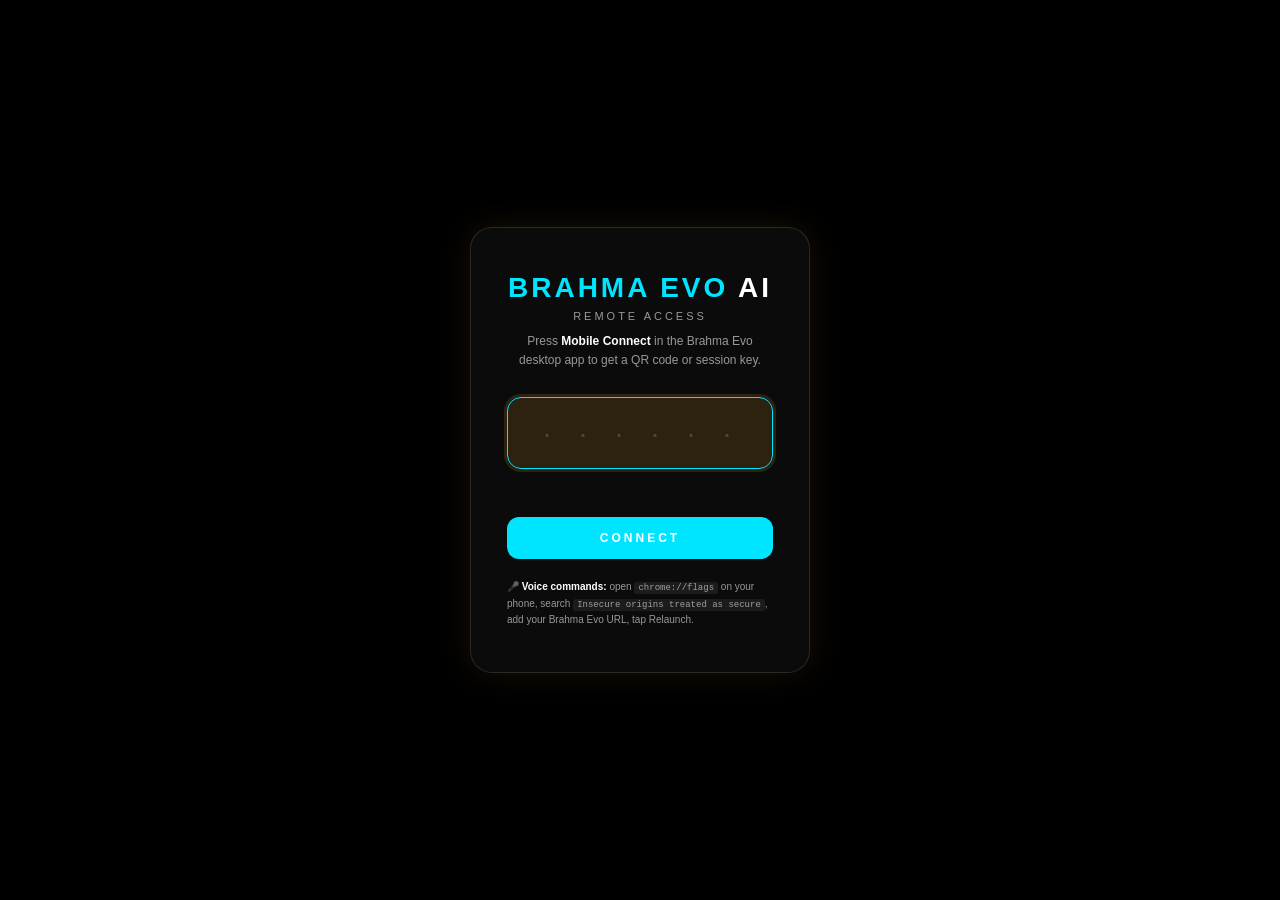
<file: dashboard/static/login.html>
<!DOCTYPE html>
<html lang="en">
<head>
  <meta charset="UTF-8">
  <meta name="viewport" content="width=device-width, initial-scale=1.0, user-scalable=no">
  <title>Brahma Evo Remote</title>
  <style>
    *, *::before, *::after { box-sizing: border-box; margin: 0; padding: 0; }
    :root {
      --bg:     #000000;
      --card:   rgba(255,255,255,0.045);
      --border: rgba(255,255,255,0.12);
      --accent: #00e5ff;
      --adim:   rgba(255, 170, 48,0.14);
      --text:   #ffffff;
      --muted:  rgba(255,255,255,0.58);
    }
    html, body {
      height: 100%;
      background: var(--bg);
      color: var(--text);
      font-family: -apple-system, BlinkMacSystemFont, 'Segoe UI', sans-serif;
      display: flex;
      align-items: center;
      justify-content: center;
    }
    .card {
      width: 340px;
      padding: 44px 36px;
      background: var(--card);
      border: 1px solid var(--border);
      border-radius: 22px;
      text-align: center;
      box-shadow: 0 0 32px rgba(255, 170, 48,0.10);
    }
    .logo {
      font-size: 28px;
      font-weight: 700;
      letter-spacing: 3px;
      margin-bottom: 6px;
    }
    .logo em { color: var(--accent); font-style: normal; }
    .sub {
      font-size: 11px;
      color: var(--muted);
      letter-spacing: 3px;
      text-transform: uppercase;
      margin-bottom: 10px;
    }
    .hint {
      font-size: 12px;
      color: var(--muted);
      line-height: 1.55;
      margin-bottom: 28px;
    }
    .key-wrap {
      position: relative;
      margin-bottom: 16px;
    }
    .key-input {
      width: 100%;
      padding: 18px 14px;
      background: rgba(255,255,255,0.05);
      border: 1.5px solid var(--border);
      border-radius: 14px;
      color: var(--text);
      font-size: 30px;
      font-weight: 700;
      font-family: 'Courier New', monospace;
      text-align: center;
      letter-spacing: 10px;
      text-transform: uppercase;
      outline: none;
      transition: border-color 0.15s, background 0.15s, box-shadow 0.15s;
      caret-color: var(--accent);
    }
    .key-input::placeholder {
      color: rgba(94,106,126,0.5);
      letter-spacing: 6px;
      font-size: 20px;
    }
    .key-input:focus {
      border-color: var(--accent);
      background: var(--adim);
      box-shadow: 0 0 0 3px rgba(255, 170, 48,0.14);
    }
    .err {
      font-size: 12px;
      color: #f87171;
      min-height: 18px;
      margin-bottom: 14px;
    }
    .btn {
      width: 100%;
      padding: 14px;
      background: var(--accent);
      color: #fff;
      font-size: 12px;
      font-weight: 700;
      letter-spacing: 3px;
      border: none;
      border-radius: 12px;
      cursor: pointer;
      transition: opacity 0.15s, transform 0.1s;
    }
    .btn:hover  { opacity: 0.88; }
    .btn:active { transform: scale(0.98); }
    @keyframes shake {
      0%,100% { transform: translateX(0); }
      20%,60% { transform: translateX(-7px); }
      40%,80% { transform: translateX(7px); }
    }
    .shake { animation: shake 0.35s ease; }
    .voice-note {
      font-size: 10px;
      color: var(--muted);
      margin-top: 20px;
      line-height: 1.6;
      text-align: left;
    }
    .voice-note code {
      background: rgba(255,255,255,0.07);
      padding: 1px 4px;
      border-radius: 3px;
      font-family: 'Courier New', monospace;
      font-size: 9px;
    }
    #reconnecting {
      display: none;
      color: var(--muted);
      font-size: 12px;
      margin-bottom: 16px;
    }
  </style>
</head>
<body>
  <div class="card" id="card">
    <div class="logo"><em>BRAHMA EVO</em> AI</div>
    <div class="sub">Remote Access</div>
    <p id="reconnecting">Reconnecting…</p>
    <p class="hint">Press <strong style="color:var(--text)">Mobile Connect</strong> in the Brahma Evo desktop app to get a QR code or session key.</p>
    <div class="key-wrap">
      <input class="key-input" id="key" type="text" maxlength="6"
             autocomplete="off" autocorrect="off" spellcheck="false"
             placeholder="· · · · · ·">
    </div>
    <div class="err" id="err"></div>
    <button class="btn" onclick="doLogin()">CONNECT</button>
    <p class="voice-note">
      🎤 <strong style="color:var(--text)">Voice commands:</strong> open
      <code>chrome://flags</code> on your phone, search
      <code>Insecure origins treated as secure</code>, add your Brahma Evo URL, tap Relaunch.
    </p>
  </div>

  <script>
    // Try auto-reconnect with stored device token (set on first QR login)
    (async function() {
      const devTok = localStorage.getItem('brahma_device_token');
      if (!devTok) return;
      document.getElementById('reconnecting').style.display = 'block';
      try {
        const r = await fetch('/api/device-login', {
          method: 'POST',
          headers: { 'Content-Type': 'application/json' },
          body: JSON.stringify({ device_token: devTok }),
        });
        const d = await r.json();
        if (d.ok && d.token) {
          sessionStorage.setItem('brahma_key', d.key);
          sessionStorage.setItem('brahma_token', d.token);
          location.replace('/');
          return;
        }
      } catch (_) {}
      // Device token rejected (server restarted) — clear it and show normal form
      localStorage.removeItem('brahma_device_token');
      document.getElementById('reconnecting').style.display = 'none';
    })();

    const inp = document.getElementById('key');
    inp.focus();

    inp.addEventListener('input', () => {
      inp.value = inp.value.toUpperCase().replace(/[^A-Z2-9]/g, '');
      if (inp.value.length === 6) doLogin();
    });
    inp.addEventListener('keydown', e => { if (e.key === 'Enter') doLogin(); });

    async function doLogin() {
      const key = inp.value.trim();
      if (key.length < 6) { shake(); return; }
      let data;
      try {
        const r = await fetch('/login', {
          method: 'POST',
          headers: { 'Content-Type': 'application/json' },
          body: JSON.stringify({ pin: key })
        });
        data = await r.json();
      } catch (e) {
        document.getElementById('err').textContent = 'Connection error';
        shake(); return;
      }
      if (data.ok && data.token) {
        sessionStorage.setItem('brahma_key', key);
        sessionStorage.setItem('brahma_token', data.token);
        location.href = '/';
      } else {
        inp.value = '';
        inp.focus();
        document.getElementById('err').textContent = 'Invalid or expired key';
        shake();
      }
    }

    function shake() {
      const c = document.getElementById('card');
      c.classList.remove('shake');
      void c.offsetWidth;
      c.classList.add('shake');
    }
  </script>
</body>
</html>
</file>
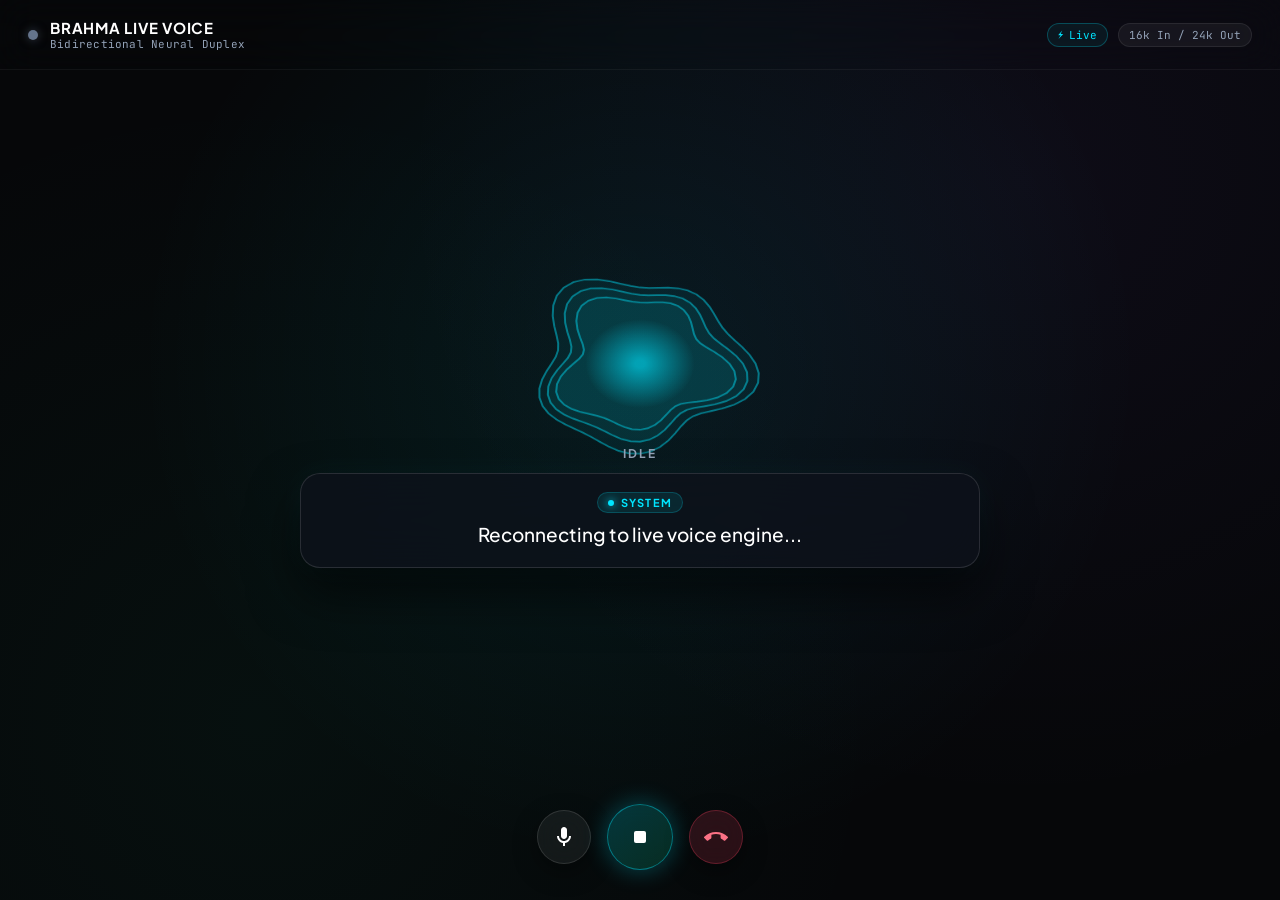
<file: dashboard/static/voice.html>
<!DOCTYPE html>
<html lang="en">
<head>
    <meta charset="UTF-8">
    <meta name="viewport" content="width=device-width, initial-scale=1.0, maximum-scale=1.0, user-scalable=no">
    <title>Brahma Live Voice // Advanced Voice Mode</title>
    <link rel="preconnect" href="https://fonts.googleapis.com">
    <link rel="preconnect" href="https://fonts.gstatic.com" crossorigin>
    <link href="https://fonts.googleapis.com/css2?family=Plus+Jakarta+Sans:wght@300;400;500;600;700;800&family=JetBrains+Mono:wght@400;500&display=swap" rel="stylesheet">
    <style>
        :root {
            --bg-base: #060709;
            --bg-card: rgba(18, 22, 31, 0.7);
            --border-card: rgba(255, 255, 255, 0.1);
            --cyan-glow: #00e5ff;
            --emerald-glow: #10b981;
            --violet-glow: #8b5cf6;
            --amber-glow: #f59e0b;
            --rose-glow: #f43f5e;
            --text-main: #f8fafc;
            --text-muted: #94a3b8;
        }

        * {
            margin: 0;
            padding: 0;
            box-sizing: border-box;
            user-select: none;
            -webkit-user-select: none;
        }

        body {
            background-color: var(--bg-base);
            color: var(--text-main);
            font-family: 'Plus Jakarta Sans', -apple-system, BlinkMacSystemFont, sans-serif;
            min-height: 100vh;
            display: flex;
            flex-direction: column;
            overflow: hidden;
            position: relative;
        }

        /* Ambient Cosmic Background */
        .ambient-mesh {
            position: absolute;
            inset: 0;
            pointer-events: none;
            z-index: 0;
            background: 
                radial-gradient(circle at 50% 40%, rgba(0, 229, 255, 0.08) 0%, transparent 60%),
                radial-gradient(circle at 80% 20%, rgba(139, 92, 246, 0.06) 0%, transparent 50%),
                radial-gradient(circle at 20% 80%, rgba(16, 185, 129, 0.05) 0%, transparent 50%);
            transition: background 0.8s cubic-bezier(0.16, 1, 0.3, 1);
        }

        /* Top Header Bar */
        header {
            position: relative;
            z-index: 10;
            display: flex;
            align-items: center;
            justify-content: space-between;
            padding: 18px 28px;
            border-bottom: 1px solid rgba(255, 255, 255, 0.05);
            backdrop-filter: blur(20px);
            -webkit-backdrop-filter: blur(20px);
        }

        .brand-badge {
            display: flex;
            align-items: center;
            gap: 12px;
        }

        .status-dot {
            width: 10px;
            height: 10px;
            border-radius: 50%;
            background: #64748b;
            box-shadow: 0 0 10px rgba(100, 116, 139, 0.5);
            transition: all 0.3s ease;
        }

        .status-dot.connected {
            background: var(--cyan-glow);
            box-shadow: 0 0 14px var(--cyan-glow);
        }

        .status-dot.speaking {
            background: var(--emerald-glow);
            box-shadow: 0 0 16px var(--emerald-glow);
        }

        .status-dot.thinking {
            background: var(--violet-glow);
            box-shadow: 0 0 14px var(--violet-glow);
        }

        .status-dot.interrupted {
            background: var(--amber-glow);
            box-shadow: 0 0 14px var(--amber-glow);
        }

        .brand-title {
            font-size: 15px;
            font-weight: 700;
            letter-spacing: 0.05em;
            color: #fff;
            text-transform: uppercase;
        }

        .brand-subtitle {
            font-size: 11px;
            font-family: 'JetBrains Mono', monospace;
            color: var(--text-muted);
            letter-spacing: 0.02em;
        }

        .telemetry-badges {
            display: flex;
            align-items: center;
            gap: 10px;
        }

        .metric-pill {
            font-family: 'JetBrains Mono', monospace;
            font-size: 11px;
            padding: 4px 10px;
            background: rgba(255, 255, 255, 0.05);
            border: 1px solid rgba(255, 255, 255, 0.08);
            border-radius: 20px;
            color: var(--text-muted);
            display: flex;
            align-items: center;
            gap: 6px;
        }

        .metric-pill.highlight {
            color: var(--cyan-glow);
            border-color: rgba(0, 229, 255, 0.25);
            background: rgba(0, 229, 255, 0.06);
        }

        /* Central Visualizer Stage */
        .stage {
            position: relative;
            flex: 1;
            display: flex;
            flex-direction: column;
            align-items: center;
            justify-content: center;
            z-index: 5;
            padding: 10px 20px;
        }

        #visualizerCanvas {
            position: absolute;
            inset: 0;
            width: 100%;
            height: 100%;
            z-index: 1;
        }

        /* Center Content Overlay (Pointers-events through except subtitles) */
        .stage-center-content {
            position: relative;
            z-index: 5;
            display: flex;
            flex-direction: column;
            align-items: center;
            text-align: center;
            width: 100%;
            max-width: 680px;
            pointer-events: none;
            margin-top: 140px; /* Positions below the canvas orb */
        }

        .voice-state-label {
            font-size: 12px;
            font-weight: 700;
            letter-spacing: 0.18em;
            text-transform: uppercase;
            color: var(--cyan-glow);
            margin-bottom: 12px;
            transition: all 0.3s ease;
        }

        /* LIVE SUBTITLE CONTAINER (Directly Below Waveform) */
        .live-subtitle-container {
            pointer-events: auto;
            width: 100%;
            background: rgba(14, 18, 27, 0.75);
            border: 1px solid rgba(255, 255, 255, 0.12);
            border-radius: 20px;
            padding: 18px 24px;
            backdrop-filter: blur(28px);
            -webkit-backdrop-filter: blur(28px);
            box-shadow: 0 25px 50px rgba(0, 0, 0, 0.6), 0 0 30px rgba(0, 229, 255, 0.05);
            transition: all 0.25s ease;
            min-height: 90px;
            display: flex;
            flex-direction: column;
            justify-content: center;
            align-items: center;
            text-align: center;
        }

        .subtitle-badge {
            display: inline-flex;
            align-items: center;
            gap: 7px;
            font-size: 11px;
            font-weight: 700;
            letter-spacing: 0.1em;
            text-transform: uppercase;
            padding: 3px 10px;
            border-radius: 20px;
            background: rgba(0, 229, 255, 0.1);
            color: var(--cyan-glow);
            border: 1px solid rgba(0, 229, 255, 0.2);
            margin-bottom: 8px;
            transition: all 0.2s ease;
        }

        .subtitle-badge.speaking {
            background: rgba(16, 185, 129, 0.12);
            color: var(--emerald-glow);
            border-color: rgba(16, 185, 129, 0.25);
        }

        .subtitle-badge.thinking {
            background: rgba(139, 92, 246, 0.12);
            color: var(--violet-glow);
            border-color: rgba(139, 92, 246, 0.25);
        }

        .badge-dot {
            width: 6px;
            height: 6px;
            border-radius: 50%;
            background: currentColor;
            box-shadow: 0 0 8px currentColor;
            animation: pulse-dot 1.5s infinite;
        }

        @keyframes pulse-dot {
            0%, 100% { opacity: 1; transform: scale(1); }
            50% { opacity: 0.4; transform: scale(0.8); }
        }

        .subtitle-text {
            font-size: 19px;
            line-height: 1.45;
            font-weight: 500;
            color: #ffffff;
            transition: color 0.15s ease;
            max-width: 600px;
            word-wrap: break-word;
        }

        .subtitle-text.interim {
            color: #94a3b8;
            font-style: italic;
        }

        .subtitle-text.highlight {
            color: var(--cyan-glow);
        }

        /* Floating Bottom Controls Island */
        .controls-island {
            position: relative;
            z-index: 10;
            display: flex;
            align-items: center;
            justify-content: center;
            gap: 16px;
            padding-bottom: 30px;
        }

        .ctrl-btn {
            background: rgba(255, 255, 255, 0.06);
            border: 1px solid rgba(255, 255, 255, 0.12);
            color: #fff;
            width: 54px;
            height: 54px;
            border-radius: 50%;
            display: flex;
            align-items: center;
            justify-content: center;
            cursor: pointer;
            transition: all 0.25s cubic-bezier(0.16, 1, 0.3, 1);
            backdrop-filter: blur(12px);
            box-shadow: 0 8px 24px rgba(0, 0, 0, 0.4);
        }

        .ctrl-btn:hover {
            background: rgba(255, 255, 255, 0.12);
            transform: scale(1.06);
            border-color: rgba(255, 255, 255, 0.25);
        }

        .ctrl-btn:active {
            transform: scale(0.95);
        }

        .ctrl-btn.primary {
            width: 66px;
            height: 66px;
            background: linear-gradient(135deg, rgba(0, 229, 255, 0.2), rgba(16, 185, 129, 0.2));
            border-color: rgba(0, 229, 255, 0.4);
            box-shadow: 0 0 25px rgba(0, 229, 255, 0.3);
        }

        .ctrl-btn.primary:hover {
            box-shadow: 0 0 35px rgba(0, 229, 255, 0.5);
            background: linear-gradient(135deg, rgba(0, 229, 255, 0.3), rgba(16, 185, 129, 0.3));
        }

        .ctrl-btn.danger {
            background: rgba(244, 63, 94, 0.15);
            border-color: rgba(244, 63, 94, 0.3);
            color: #fb7185;
        }

        .ctrl-btn.muted {
            background: rgba(244, 63, 94, 0.25);
            border-color: rgba(244, 63, 94, 0.45);
            color: #fb7185;
        }

        .ctrl-btn svg {
            width: 24px;
            height: 24px;
            fill: currentColor;
        }

        @media (max-width: 640px) {
            .stage-center-content {
                margin-top: 100px;
                padding: 0 10px;
            }
            .subtitle-text {
                font-size: 16px;
            }
            .live-subtitle-container {
                padding: 14px 18px;
            }
        }
    </style>
</head>
<body>
    <div class="ambient-mesh" id="ambientMesh"></div>

    <!-- Header -->
    <header>
        <div class="brand-badge">
            <div class="status-dot" id="statusDot"></div>
            <div>
                <div class="brand-title">Brahma Live Voice</div>
                <div class="brand-subtitle">Bidirectional Neural Duplex</div>
            </div>
        </div>

        <div class="telemetry-badges">
            <div class="metric-pill highlight" id="latencyPill">
                <span style="font-size: 9px;">⚡</span>
                <span id="latencyVal">Live</span>
            </div>
            <div class="metric-pill">
                <span>16k In / 24k Out</span>
            </div>
        </div>
    </header>

    <!-- Visualizer Canvas Stage -->
    <main class="stage">
        <canvas id="visualizerCanvas"></canvas>

        <div class="stage-center-content">
            <div class="voice-state-label" id="stateLabel">LISTENING</div>

            <!-- LIVE SUBTITLES DIRECTLY BELOW WAVEFORM -->
            <div class="live-subtitle-container" id="subtitleContainer">
                <div class="subtitle-badge" id="subtitleBadge">
                    <span class="badge-dot"></span>
                    <span id="badgeSpeaker">LISTENING</span>
                </div>
                <div class="subtitle-text" id="subtitleText">
                    Listening to you... Say "Hello" or "Open Chrome"
                </div>
            </div>
        </div>
    </main>

    <!-- Bottom Controls Island -->
    <footer class="controls-island">
        <!-- Mute Button -->
        <button class="ctrl-btn" id="muteBtn" title="Mute Microphone">
            <svg viewBox="0 0 24 24" id="micIcon">
                <path d="M12 14c1.66 0 3-1.34 3-3V5c0-1.66-1.34-3-3-3S9 3.34 9 5v6c0 1.66 1.34 3 3 3z"/>
                <path d="M17 11c0 2.76-2.24 5-5 5s-5-2.24-5-5H5c0 3.53 2.61 6.43 6 6.92V21h2v-3.08c3.39-.49 6-3.39 6-6.92h-2z"/>
            </svg>
        </button>

        <!-- Primary Barge-In / Interrupt Button -->
        <button class="ctrl-btn primary" id="interruptBtn" title="Barge-In / Interrupt AI">
            <svg viewBox="0 0 24 24">
                <rect x="6" y="6" width="12" height="12" rx="2"/>
            </svg>
        </button>

        <!-- Exit / Hang Up Button -->
        <button class="ctrl-btn danger" id="hangupBtn" title="Disconnect Session">
            <svg viewBox="0 0 24 24">
                <path d="M12 9c-1.6 0-3.15.25-4.6.72v3.1c0 .39-.23.74-.56.9-.98.49-1.87 1.12-2.66 1.85-.18.18-.43.28-.7.28-.28 0-.53-.11-.71-.29L.29 13.08c-.18-.17-.29-.42-.29-.7 0-.28.11-.53.29-.71C3.34 8.78 7.46 7 12 7s8.66 1.78 11.71 4.67c.18.18.29.43.29.71 0 .28-.11.53-.29.71l-2.48 2.48c-.18.18-.43.29-.71.29-.27 0-.52-.11-.7-.28-.79-.74-1.69-1.36-2.67-1.85-.33-.16-.56-.5-.56-.9v-3.1C15.15 9.25 13.6 9 12 9z"/>
            </svg>
        </button>
    </footer>

    <script>
        // ── State Variables ──────────────────────────────────────────────────
        let ws = null;
        let audioContext = null;
        let mediaStream = null;
        let processorNode = null;
        let speechRecognizer = null;
        let isMuted = false;
        let isConnected = false;
        let currentState = "IDLE";

        // Visualizer Amplitudes
        let userLevel = 0.0;
        let aiLevel = 0.0;
        let smoothedLevel = 0.0;

        // Gapless Audio Playback Queue
        let nextPlayTime = 0.0;
        let activeSources = [];

        // DOM Elements
        const canvas = document.getElementById("visualizerCanvas");
        const ctx = canvas.getContext("2d");
        const statusDot = document.getElementById("statusDot");
        const stateLabel = document.getElementById("stateLabel");
        const subtitleBadge = document.getElementById("subtitleBadge");
        const badgeSpeaker = document.getElementById("badgeSpeaker");
        const subtitleText = document.getElementById("subtitleText");
        const latencyVal = document.getElementById("latencyVal");
        const muteBtn = document.getElementById("muteBtn");
        const interruptBtn = document.getElementById("interruptBtn");
        const hangupBtn = document.getElementById("hangupBtn");
        const ambientMesh = document.getElementById("ambientMesh");

        // ── Canvas Setup ─────────────────────────────────────────────────────
        function resizeCanvas() {
            canvas.width = window.innerWidth * window.devicePixelRatio;
            canvas.height = window.innerHeight * window.devicePixelRatio;
            ctx.scale(window.devicePixelRatio, window.devicePixelRatio);
        }
        window.addEventListener("resize", resizeCanvas);
        resizeCanvas();

        // ── State Presentation Updates ───────────────────────────────────────
        function updateStateUI(state) {
            currentState = state.toUpperCase();
            stateLabel.textContent = currentState;
            statusDot.className = "status-dot " + state.toLowerCase();

            switch (currentState) {
                case "LISTENING":
                    stateLabel.style.color = "var(--cyan-glow)";
                    ambientMesh.style.background = "radial-gradient(circle at 50% 35%, rgba(0, 229, 255, 0.12) 0%, transparent 60%)";
                    break;
                case "THINKING":
                    stateLabel.style.color = "var(--violet-glow)";
                    ambientMesh.style.background = "radial-gradient(circle at 50% 35%, rgba(139, 92, 246, 0.14) 0%, transparent 60%)";
                    badgeSpeaker.textContent = "THINKING...";
                    subtitleBadge.className = "subtitle-badge thinking";
                    break;
                case "SPEAKING":
                    stateLabel.style.color = "var(--emerald-glow)";
                    ambientMesh.style.background = "radial-gradient(circle at 50% 35%, rgba(16, 185, 129, 0.14) 0%, transparent 60%)";
                    badgeSpeaker.textContent = "BRAHMA";
                    subtitleBadge.className = "subtitle-badge speaking";
                    break;
                case "INTERRUPTED":
                    stateLabel.style.color = "var(--amber-glow)";
                    ambientMesh.style.background = "radial-gradient(circle at 50% 35%, rgba(245, 158, 11, 0.15) 0%, transparent 60%)";
                    badgeSpeaker.textContent = "INTERRUPTED";
                    subtitleBadge.className = "subtitle-badge";
                    break;
                case "CONNECTING":
                    stateLabel.style.color = "#94a3b8";
                    badgeSpeaker.textContent = "CONNECTING...";
                    subtitleText.textContent = "Establishing live duplex connection...";
                    break;
            }
        }

        // ── Subtitle Presentation ────────────────────────────────────────────
        function setSubtitles(speaker, text, isInterim = false) {
            badgeSpeaker.textContent = speaker.toUpperCase();
            if (speaker.toUpperCase() === "YOU") {
                subtitleBadge.className = "subtitle-badge";
            } else if (speaker.toUpperCase() === "BRAHMA") {
                subtitleBadge.className = "subtitle-badge speaking";
            }

            subtitleText.textContent = text;
            if (isInterim) {
                subtitleText.classList.add("interim");
            } else {
                subtitleText.classList.remove("interim");
            }
        }

        // ── Instant Interruption (Barge-In) ──────────────────────────────────
        function triggerBargeIn() {
            // Immediately stop all scheduled audio buffers
            for (let src of activeSources) {
                try { src.stop(); } catch (e) {}
            }
            activeSources = [];
            if (audioContext) {
                nextPlayTime = audioContext.currentTime;
            }

            // Send instant interrupt control frame to server
            if (ws && ws.readyState === WebSocket.OPEN) {
                ws.send(JSON.stringify({ type: "interrupt", timestamp: Date.now() }));
            }

            shockwaveRadius = 60;
            updateStateUI("INTERRUPTED");
            setSubtitles("YOU", "Listening to your new input...", true);
        }

        // ── High-Precision Audio Downsampler (e.g. 48kHz -> 16kHz) ────────────
        function downsampleBuffer(buffer, inputSampleRate, outputSampleRate = 16000) {
            if (inputSampleRate === outputSampleRate) {
                const pcm16 = new Int16Array(buffer.length);
                for (let i = 0; i < buffer.length; i++) {
                    let s = Math.max(-1, Math.min(1, buffer[i]));
                    pcm16[i] = s < 0 ? s * 0x8000 : s * 0x7FFF;
                }
                return pcm16;
            }
            const sampleRateRatio = inputSampleRate / outputSampleRate;
            const newLength = Math.round(buffer.length / sampleRateRatio);
            const result = new Int16Array(newLength);
            let offsetResult = 0;
            let offsetBuffer = 0;
            while (offsetResult < result.length) {
                const nextOffsetBuffer = Math.round((offsetResult + 1) * sampleRateRatio);
                let accum = 0, count = 0;
                for (let i = offsetBuffer; i < nextOffsetBuffer && i < buffer.length; i++) {
                    accum += buffer[i];
                    count++;
                }
                const sample = count > 0 ? accum / count : buffer[offsetBuffer];
                const s = Math.max(-1, Math.min(1, sample));
                result[offsetResult] = s < 0 ? s * 0x8000 : s * 0x7FFF;
                offsetResult++;
                offsetBuffer = nextOffsetBuffer;
            }
            return result;
        }

        // ── Audio Engine & Downsampling Pipeline ─────────────────────────────
        async function initAudio() {
            if (audioContext) return;
            audioContext = new (window.AudioContext || window.webkitAudioContext)({
                latencyHint: "interactive"
            });
            nextPlayTime = audioContext.currentTime;

            try {
                mediaStream = await navigator.mediaDevices.getUserMedia({
                    audio: {
                        channelCount: 1,
                        echoCancellation: true,
                        noiseSuppression: true,
                        autoGainControl: true
                    }
                });

                const source = audioContext.createMediaStreamSource(mediaStream);
                // ScriptProcessorNode to buffer frames
                processorNode = audioContext.createScriptProcessor(1024, 1, 1);

                processorNode.onaudioprocess = (e) => {
                    if (isMuted || !isConnected) return;
                    const inputData = e.inputBuffer.getChannelData(0);

                    // Compute User Audio Level
                    let sum = 0;
                    for (let i = 0; i < inputData.length; i++) {
                        sum += inputData[i] * inputData[i];
                    }
                    userLevel = Math.min(1.0, Math.sqrt(sum / inputData.length) * 4.5);

                    // If user speaks loudly while AI is speaking, trigger barge-in instantly
                    if (userLevel > 0.20 && currentState === "SPEAKING") {
                        triggerBargeIn();
                    }

                    // Accurately downsample from audioContext.sampleRate (e.g. 48kHz) down to exact 16kHz PCM
                    const pcm16 = downsampleBuffer(inputData, audioContext.sampleRate, 16000);

                    if (ws && ws.readyState === WebSocket.OPEN) {
                        ws.send(pcm16.buffer);
                    }
                };

                source.connect(processorNode);
                processorNode.connect(audioContext.destination);

                initLiveSpeechRecognition();

            } catch (err) {
                console.error("Microphone access error:", err);
                subtitleText.textContent = "Microphone access denied: " + err.message;
            }
        }

        // ── Continuous Browser Speech Recognition for 0ms Live Subtitles ─────
        function initLiveSpeechRecognition() {
            const SpeechRec = window.SpeechRecognition || window.webkitSpeechRecognition;
            if (!SpeechRec) {
                console.log("Web Speech API not supported; using backend transcription.");
                return;
            }

            speechRecognizer = new SpeechRec();
            speechRecognizer.continuous = true;
            speechRecognizer.interimResults = true;
            speechRecognizer.lang = "en-US";

            speechRecognizer.onresult = (event) => {
                if (isMuted) return;
                let interimTranscript = "";
                let finalTranscript = "";

                for (let i = event.resultIndex; i < event.results.length; i++) {
                    const trans = event.results[i][0].transcript;
                    if (event.results[i].isFinal) {
                        finalTranscript += trans;
                    } else {
                        interimTranscript += trans;
                    }
                }

                if (interimTranscript) {
                    setSubtitles("YOU", interimTranscript, true);
                    if (currentState === "SPEAKING") {
                        triggerBargeIn();
                    }
                }

                if (finalTranscript) {
                    const textClean = finalTranscript.trim();
                    if (textClean) {
                        setSubtitles("YOU", `"${textClean}"`, false);
                        updateStateUI("THINKING");

                        // Transmit recognized speech text over WebSocket for fast action execution
                        if (ws && ws.readyState === WebSocket.OPEN) {
                            ws.send(JSON.stringify({
                                type: "user_speech",
                                text: textClean,
                                timestamp: Date.now()
                            }));
                        }
                    }
                }
            };

            speechRecognizer.onerror = (e) => {
                // Ignore harmless no-speech / aborted errors
                if (e.error !== "no-speech" && e.error !== "aborted") {
                    console.log("Speech recognition error:", e.error);
                }
            };

            speechRecognizer.onend = () => {
                // Continuously restart recognition for hands-free persistence
                if (isConnected && !isMuted) {
                    try { speechRecognizer.start(); } catch (err) {}
                }
            };

            try {
                speechRecognizer.start();
            } catch (e) {
                console.log("Could not auto-start speech recognition:", e);
            }
        }

        // ── Gapless Playback of 24kHz PCM Chunks ─────────────────────────────
        function playPcmChunk(arrayBuffer) {
            if (!audioContext) return;
            const int16Array = new Int16Array(arrayBuffer);
            const floatArray = new Float32Array(int16Array.length);

            let sum = 0;
            for (let i = 0; i < int16Array.length; i++) {
                floatArray[i] = int16Array[i] / 32768.0;
                sum += floatArray[i] * floatArray[i];
            }
            aiLevel = Math.min(1.0, Math.sqrt(sum / floatArray.length) * 3.5);

            const buffer = audioContext.createBuffer(1, floatArray.length, 24000);
            buffer.getChannelData(0).set(floatArray);

            const source = audioContext.createBufferSource();
            source.buffer = buffer;
            source.connect(audioContext.destination);

            const now = audioContext.currentTime;
            if (nextPlayTime < now) {
                nextPlayTime = now + 0.015;
            }

            source.start(nextPlayTime);
            nextPlayTime += buffer.duration;

            activeSources.push(source);
            source.onended = () => {
                const idx = activeSources.indexOf(source);
                if (idx !== -1) activeSources.splice(idx, 1);
            };
        }

        // ── WebSocket Live Connection ────────────────────────────────────────
        function connectLiveVoice() {
            const loc = window.location;
            const protocol = loc.protocol === "https:" ? "wss:" : "ws:";
            const wsUrl = `${protocol}//${loc.host}/ws/live-voice`;

            updateStateUI("CONNECTING");
            ws = new WebSocket(wsUrl);
            ws.binaryType = "arraybuffer";

            ws.onopen = async () => {
                isConnected = true;
                await initAudio();
                updateStateUI("LISTENING");
                setSubtitles("SYSTEM", "Live duplex online. Speak naturally without buttons.");
            };

            ws.onmessage = (event) => {
                if (typeof event.data === "string") {
                    try {
                        const msg = JSON.parse(event.data);
                        handleControlMessage(msg);
                    } catch (e) {
                        console.error("JSON parse error:", e);
                    }
                } else if (event.data instanceof ArrayBuffer) {
                    playPcmChunk(event.data);
                }
            };

            ws.onclose = () => {
                isConnected = false;
                updateStateUI("IDLE");
                setSubtitles("SYSTEM", "Reconnecting to live voice engine...");
                setTimeout(connectLiveVoice, 2000);
            };

            ws.onerror = (err) => {
                console.error("WebSocket error:", err);
            };
        }

        function handleControlMessage(msg) {
            if (msg.type === "state") {
                updateStateUI(msg.state);
            } else if (msg.type === "interrupt") {
                triggerBargeIn();
            } else if (msg.type === "metrics") {
                if (msg.latency_ms) {
                    latencyVal.textContent = msg.latency_ms + " ms";
                }
            } else if (msg.type === "transcript") {
                const roleName = msg.role === "user" ? "YOU" : "BRAHMA";
                setSubtitles(roleName, msg.text, msg.interim);
            }
        }

        // ── Button Handlers ──────────────────────────────────────────────────
        muteBtn.addEventListener("click", () => {
            isMuted = !isMuted;
            muteBtn.classList.toggle("muted", isMuted);
            muteBtn.title = isMuted ? "Unmute Microphone" : "Mute Microphone";
            if (isMuted) {
                setSubtitles("SYSTEM", "Microphone muted.");
            } else {
                setSubtitles("SYSTEM", "Microphone unmuted.");
                if (speechRecognizer) {
                    try { speechRecognizer.start(); } catch (e) {}
                }
            }
        });

        interruptBtn.addEventListener("click", () => {
            triggerBargeIn();
        });

        hangupBtn.addEventListener("click", () => {
            if (ws) ws.close();
            window.location.href = "/";
        });

        // ── Organic Canvas Fluid Orb Visualizer ──────────────────────────────
        let time = 0;
        let shockwaveRadius = 0;

        function renderVisualizer() {
            requestAnimationFrame(renderVisualizer);

            const width = window.innerWidth;
            const height = window.innerHeight;
            const centerX = width / 2;
            const centerY = height / 2 - 90; // Orb sits higher, leaves space for subtitles below

            ctx.clearRect(0, 0, width, height);

            time += 0.025;

            // Target level based on active speaker
            let targetLevel = currentState === "SPEAKING" ? aiLevel : userLevel;
            smoothedLevel += (targetLevel - smoothedLevel) * 0.18;

            const baseRadius = 78 + smoothedLevel * 70;

            // Shockwave rendering on interruption
            if (shockwaveRadius > 0) {
                ctx.beginPath();
                ctx.arc(centerX, centerY, shockwaveRadius, 0, Math.PI * 2);
                ctx.strokeStyle = `rgba(245, 158, 11, ${Math.max(0, 1 - shockwaveRadius / 260)})`;
                ctx.lineWidth = 4;
                ctx.stroke();
                shockwaveRadius += 7;
                if (shockwaveRadius > 260) shockwaveRadius = 0;
            }

            // Radial Harmonic Orb Waves
            const points = 64;
            const numRings = 3;

            for (let ring = 0; ring < numRings; ring++) {
                ctx.beginPath();
                const ringOffset = ring * 12;

                for (let i = 0; i <= points; i++) {
                    const angle = (i / points) * Math.PI * 2;
                    const harmonic1 = Math.sin(angle * 3 + time * (1.5 + ring * 0.5));
                    const harmonic2 = Math.cos(angle * 5 - time * 2);
                    const displacement = (harmonic1 + harmonic2) * (10 + smoothedLevel * 30);

                    const r = baseRadius + displacement + ringOffset;
                    const x = centerX + Math.cos(angle) * r;
                    const y = centerY + Math.sin(angle) * r;

                    if (i === 0) {
                        ctx.moveTo(x, y);
                    } else {
                        ctx.lineTo(x, y);
                    }
                }
                ctx.closePath();

                let strokeColor = "rgba(0, 229, 255, 0.45)";
                let fillColor = "rgba(0, 229, 255, 0.06)";

                if (currentState === "SPEAKING") {
                    strokeColor = `rgba(16, 185, 129, ${0.45 - ring * 0.1})`;
                    fillColor = `rgba(16, 185, 129, ${0.12 - ring * 0.03})`;
                } else if (currentState === "THINKING") {
                    strokeColor = `rgba(139, 92, 246, ${0.48 - ring * 0.1})`;
                    fillColor = `rgba(139, 92, 246, ${0.08 - ring * 0.02})`;
                } else if (currentState === "INTERRUPTED") {
                    strokeColor = `rgba(245, 158, 11, ${0.5 - ring * 0.1})`;
                    fillColor = `rgba(245, 158, 11, ${0.1 - ring * 0.03})`;
                }

                ctx.fillStyle = fillColor;
                ctx.fill();
                ctx.strokeStyle = strokeColor;
                ctx.lineWidth = 2.0;
                ctx.stroke();
            }

            // Central Core Glowing Sphere
            const coreGradient = ctx.createRadialGradient(centerX, centerY, 5, centerX, centerY, baseRadius * 0.7);
            if (currentState === "SPEAKING") {
                coreGradient.addColorStop(0, "rgba(16, 185, 129, 0.7)");
                coreGradient.addColorStop(1, "rgba(6, 182, 212, 0.0)");
            } else if (currentState === "THINKING") {
                coreGradient.addColorStop(0, "rgba(139, 92, 246, 0.65)");
                coreGradient.addColorStop(1, "rgba(99, 102, 241, 0.0)");
            } else if (currentState === "INTERRUPTED") {
                coreGradient.addColorStop(0, "rgba(245, 158, 11, 0.65)");
                coreGradient.addColorStop(1, "rgba(239, 68, 68, 0.0)");
            } else {
                coreGradient.addColorStop(0, "rgba(0, 229, 255, 0.6)");
                coreGradient.addColorStop(1, "rgba(0, 229, 255, 0.0)");
            }

            ctx.beginPath();
            ctx.arc(centerX, centerY, baseRadius * 0.7, 0, Math.PI * 2);
            ctx.fillStyle = coreGradient;
            ctx.fill();
        }

        renderVisualizer();

        // ── Auto-Start On Load / Click ───────────────────────────────────────
        window.addEventListener("load", () => {
            connectLiveVoice();
        });

        document.body.addEventListener("click", () => {
            if (audioContext && audioContext.state === "suspended") {
                audioContext.resume();
            }
        }, { once: true });
    </script>
</body>
</html>
</file>
<file: assets/globe/leaflet.css>
/* required styles */

.leaflet-pane,
.leaflet-tile,
.leaflet-marker-icon,
.leaflet-marker-shadow,
.leaflet-tile-container,
.leaflet-pane > svg,
.leaflet-pane > canvas,
.leaflet-zoom-box,
.leaflet-image-layer,
.leaflet-layer {
	position: absolute;
	left: 0;
	top: 0;
	}
.leaflet-container {
	overflow: hidden;
	}
.leaflet-tile,
.leaflet-marker-icon,
.leaflet-marker-shadow {
	-webkit-user-select: none;
	   -moz-user-select: none;
	        user-select: none;
	  -webkit-user-drag: none;
	}
/* Prevents IE11 from highlighting tiles in blue */
.leaflet-tile::selection {
	background: transparent;
}
/* Safari renders non-retina tile on retina better with this, but Chrome is worse */
.leaflet-safari .leaflet-tile {
	image-rendering: -webkit-optimize-contrast;
	}
/* hack that prevents hw layers "stretching" when loading new tiles */
.leaflet-safari .leaflet-tile-container {
	width: 1600px;
	height: 1600px;
	-webkit-transform-origin: 0 0;
	}
.leaflet-marker-icon,
.leaflet-marker-shadow {
	display: block;
	}
/* .leaflet-container svg: reset svg max-width decleration shipped in Joomla! (joomla.org) 3.x */
/* .leaflet-container img: map is broken in FF if you have max-width: 100% on tiles */
.leaflet-container .leaflet-overlay-pane svg {
	max-width: none !important;
	max-height: none !important;
	}
.leaflet-container .leaflet-marker-pane img,
.leaflet-container .leaflet-shadow-pane img,
.leaflet-container .leaflet-tile-pane img,
.leaflet-container img.leaflet-image-layer,
.leaflet-container .leaflet-tile {
	max-width: none !important;
	max-height: none !important;
	width: auto;
	padding: 0;
	}

.leaflet-container img.leaflet-tile {
	/* See: https://bugs.chromium.org/p/chromium/issues/detail?id=600120 */
	mix-blend-mode: plus-lighter;
}

.leaflet-container.leaflet-touch-zoom {
	-ms-touch-action: pan-x pan-y;
	touch-action: pan-x pan-y;
	}
.leaflet-container.leaflet-touch-drag {
	-ms-touch-action: pinch-zoom;
	/* Fallback for FF which doesn't support pinch-zoom */
	touch-action: none;
	touch-action: pinch-zoom;
}
.leaflet-container.leaflet-touch-drag.leaflet-touch-zoom {
	-ms-touch-action: none;
	touch-action: none;
}
.leaflet-container {
	-webkit-tap-highlight-color: transparent;
}
.leaflet-container a {
	-webkit-tap-highlight-color: rgba(51, 181, 229, 0.4);
}
.leaflet-tile {
	filter: inherit;
	visibility: hidden;
	}
.leaflet-tile-loaded {
	visibility: inherit;
	}
.leaflet-zoom-box {
	width: 0;
	height: 0;
	-moz-box-sizing: border-box;
	     box-sizing: border-box;
	z-index: 800;
	}
/* workaround for https://bugzilla.mozilla.org/show_bug.cgi?id=888319 */
.leaflet-overlay-pane svg {
	-moz-user-select: none;
	}

.leaflet-pane         { z-index: 400; }

.leaflet-tile-pane    { z-index: 200; }
.leaflet-overlay-pane { z-index: 400; }
.leaflet-shadow-pane  { z-index: 500; }
.leaflet-marker-pane  { z-index: 600; }
.leaflet-tooltip-pane   { z-index: 650; }
.leaflet-popup-pane   { z-index: 700; }

.leaflet-map-pane canvas { z-index: 100; }
.leaflet-map-pane svg    { z-index: 200; }

.leaflet-vml-shape {
	width: 1px;
	height: 1px;
	}
.lvml {
	behavior: url(#default#VML);
	display: inline-block;
	position: absolute;
	}


/* control positioning */

.leaflet-control {
	position: relative;
	z-index: 800;
	pointer-events: visiblePainted; /* IE 9-10 doesn't have auto */
	pointer-events: auto;
	}
.leaflet-top,
.leaflet-bottom {
	position: absolute;
	z-index: 1000;
	pointer-events: none;
	}
.leaflet-top {
	top: 0;
	}
.leaflet-right {
	right: 0;
	}
.leaflet-bottom {
	bottom: 0;
	}
.leaflet-left {
	left: 0;
	}
.leaflet-control {
	float: left;
	clear: both;
	}
.leaflet-right .leaflet-control {
	float: right;
	}
.leaflet-top .leaflet-control {
	margin-top: 10px;
	}
.leaflet-bottom .leaflet-control {
	margin-bottom: 10px;
	}
.leaflet-left .leaflet-control {
	margin-left: 10px;
	}
.leaflet-right .leaflet-control {
	margin-right: 10px;
	}


/* zoom and fade animations */

.leaflet-fade-anim .leaflet-popup {
	opacity: 0;
	-webkit-transition: opacity 0.2s linear;
	   -moz-transition: opacity 0.2s linear;
	        transition: opacity 0.2s linear;
	}
.leaflet-fade-anim .leaflet-map-pane .leaflet-popup {
	opacity: 1;
	}
.leaflet-zoom-animated {
	-webkit-transform-origin: 0 0;
	    -ms-transform-origin: 0 0;
	        transform-origin: 0 0;
	}
svg.leaflet-zoom-animated {
	will-change: transform;
}

.leaflet-zoom-anim .leaflet-zoom-animated {
	-webkit-transition: -webkit-transform 0.25s cubic-bezier(0,0,0.25,1);
	   -moz-transition:    -moz-transform 0.25s cubic-bezier(0,0,0.25,1);
	        transition:         transform 0.25s cubic-bezier(0,0,0.25,1);
	}
.leaflet-zoom-anim .leaflet-tile,
.leaflet-pan-anim .leaflet-tile {
	-webkit-transition: none;
	   -moz-transition: none;
	        transition: none;
	}

.leaflet-zoom-anim .leaflet-zoom-hide {
	visibility: hidden;
	}


/* cursors */

.leaflet-interactive {
	cursor: pointer;
	}
.leaflet-grab {
	cursor: -webkit-grab;
	cursor:    -moz-grab;
	cursor:         grab;
	}
.leaflet-crosshair,
.leaflet-crosshair .leaflet-interactive {
	cursor: crosshair;
	}
.leaflet-popup-pane,
.leaflet-control {
	cursor: auto;
	}
.leaflet-dragging .leaflet-grab,
.leaflet-dragging .leaflet-grab .leaflet-interactive,
.leaflet-dragging .leaflet-marker-draggable {
	cursor: move;
	cursor: -webkit-grabbing;
	cursor:    -moz-grabbing;
	cursor:         grabbing;
	}

/* marker & overlays interactivity */
.leaflet-marker-icon,
.leaflet-marker-shadow,
.leaflet-image-layer,
.leaflet-pane > svg path,
.leaflet-tile-container {
	pointer-events: none;
	}

.leaflet-marker-icon.leaflet-interactive,
.leaflet-image-layer.leaflet-interactive,
.leaflet-pane > svg path.leaflet-interactive,
svg.leaflet-image-layer.leaflet-interactive path {
	pointer-events: visiblePainted; /* IE 9-10 doesn't have auto */
	pointer-events: auto;
	}

/* visual tweaks */

.leaflet-container {
	background: #ddd;
	outline-offset: 1px;
	}
.leaflet-container a {
	color: #0078A8;
	}
.leaflet-zoom-box {
	border: 2px dotted #38f;
	background: rgba(255,255,255,0.5);
	}


/* general typography */
.leaflet-container {
	font-family: "Helvetica Neue", Arial, Helvetica, sans-serif;
	font-size: 12px;
	font-size: 0.75rem;
	line-height: 1.5;
	}


/* general toolbar styles */

.leaflet-bar {
	box-shadow: 0 1px 5px rgba(0,0,0,0.65);
	border-radius: 4px;
	}
.leaflet-bar a {
	background-color: #fff;
	border-bottom: 1px solid #ccc;
	width: 26px;
	height: 26px;
	line-height: 26px;
	display: block;
	text-align: center;
	text-decoration: none;
	color: black;
	}
.leaflet-bar a,
.leaflet-control-layers-toggle {
	background-position: 50% 50%;
	background-repeat: no-repeat;
	display: block;
	}
.leaflet-bar a:hover,
.leaflet-bar a:focus {
	background-color: #f4f4f4;
	}
.leaflet-bar a:first-child {
	border-top-left-radius: 4px;
	border-top-right-radius: 4px;
	}
.leaflet-bar a:last-child {
	border-bottom-left-radius: 4px;
	border-bottom-right-radius: 4px;
	border-bottom: none;
	}
.leaflet-bar a.leaflet-disabled {
	cursor: default;
	background-color: #f4f4f4;
	color: #bbb;
	}

.leaflet-touch .leaflet-bar a {
	width: 30px;
	height: 30px;
	line-height: 30px;
	}
.leaflet-touch .leaflet-bar a:first-child {
	border-top-left-radius: 2px;
	border-top-right-radius: 2px;
	}
.leaflet-touch .leaflet-bar a:last-child {
	border-bottom-left-radius: 2px;
	border-bottom-right-radius: 2px;
	}

/* zoom control */

.leaflet-control-zoom-in,
.leaflet-control-zoom-out {
	font: bold 18px 'Lucida Console', Monaco, monospace;
	text-indent: 1px;
	}

.leaflet-touch .leaflet-control-zoom-in, .leaflet-touch .leaflet-control-zoom-out  {
	font-size: 22px;
	}


/* layers control */

.leaflet-control-layers {
	box-shadow: 0 1px 5px rgba(0,0,0,0.4);
	background: #fff;
	border-radius: 5px;
	}
.leaflet-control-layers-toggle {
	background-image: url(images/layers.png);
	width: 36px;
	height: 36px;
	}
.leaflet-retina .leaflet-control-layers-toggle {
	background-image: url(images/layers-2x.png);
	background-size: 26px 26px;
	}
.leaflet-touch .leaflet-control-layers-toggle {
	width: 44px;
	height: 44px;
	}
.leaflet-control-layers .leaflet-control-layers-list,
.leaflet-control-layers-expanded .leaflet-control-layers-toggle {
	display: none;
	}
.leaflet-control-layers-expanded .leaflet-control-layers-list {
	display: block;
	position: relative;
	}
.leaflet-control-layers-expanded {
	padding: 6px 10px 6px 6px;
	color: #333;
	background: #fff;
	}
.leaflet-control-layers-scrollbar {
	overflow-y: scroll;
	overflow-x: hidden;
	padding-right: 5px;
	}
.leaflet-control-layers-selector {
	margin-top: 2px;
	position: relative;
	top: 1px;
	}
.leaflet-control-layers label {
	display: block;
	font-size: 13px;
	font-size: 1.08333em;
	}
.leaflet-control-layers-separator {
	height: 0;
	border-top: 1px solid #ddd;
	margin: 5px -10px 5px -6px;
	}

/* Default icon URLs */
.leaflet-default-icon-path { /* used only in path-guessing heuristic, see L.Icon.Default */
	background-image: url(images/marker-icon.png);
	}


/* attribution and scale controls */

.leaflet-container .leaflet-control-attribution {
	background: #fff;
	background: rgba(255, 255, 255, 0.8);
	margin: 0;
	}
.leaflet-control-attribution,
.leaflet-control-scale-line {
	padding: 0 5px;
	color: #333;
	line-height: 1.4;
	}
.leaflet-control-attribution a {
	text-decoration: none;
	}
.leaflet-control-attribution a:hover,
.leaflet-control-attribution a:focus {
	text-decoration: underline;
	}
.leaflet-attribution-flag {
	display: inline !important;
	vertical-align: baseline !important;
	width: 1em;
	height: 0.6669em;
	}
.leaflet-left .leaflet-control-scale {
	margin-left: 5px;
	}
.leaflet-bottom .leaflet-control-scale {
	margin-bottom: 5px;
	}
.leaflet-control-scale-line {
	border: 2px solid #777;
	border-top: none;
	line-height: 1.1;
	padding: 2px 5px 1px;
	white-space: nowrap;
	-moz-box-sizing: border-box;
	     box-sizing: border-box;
	background: rgba(255, 255, 255, 0.8);
	text-shadow: 1px 1px #fff;
	}
.leaflet-control-scale-line:not(:first-child) {
	border-top: 2px solid #777;
	border-bottom: none;
	margin-top: -2px;
	}
.leaflet-control-scale-line:not(:first-child):not(:last-child) {
	border-bottom: 2px solid #777;
	}

.leaflet-touch .leaflet-control-attribution,
.leaflet-touch .leaflet-control-layers,
.leaflet-touch .leaflet-bar {
	box-shadow: none;
	}
.leaflet-touch .leaflet-control-layers,
.leaflet-touch .leaflet-bar {
	border: 2px solid rgba(0,0,0,0.2);
	background-clip: padding-box;
	}


/* popup */

.leaflet-popup {
	position: absolute;
	text-align: center;
	margin-bottom: 20px;
	}
.leaflet-popup-content-wrapper {
	padding: 1px;
	text-align: left;
	border-radius: 12px;
	}
.leaflet-popup-content {
	margin: 13px 24px 13px 20px;
	line-height: 1.3;
	font-size: 13px;
	font-size: 1.08333em;
	min-height: 1px;
	}
.leaflet-popup-content p {
	margin: 17px 0;
	margin: 1.3em 0;
	}
.leaflet-popup-tip-container {
	width: 40px;
	height: 20px;
	position: absolute;
	left: 50%;
	margin-top: -1px;
	margin-left: -20px;
	overflow: hidden;
	pointer-events: none;
	}
.leaflet-popup-tip {
	width: 17px;
	height: 17px;
	padding: 1px;

	margin: -10px auto 0;
	pointer-events: auto;

	-webkit-transform: rotate(45deg);
	   -moz-transform: rotate(45deg);
	    -ms-transform: rotate(45deg);
	        transform: rotate(45deg);
	}
.leaflet-popup-content-wrapper,
.leaflet-popup-tip {
	background: white;
	color: #333;
	box-shadow: 0 3px 14px rgba(0,0,0,0.4);
	}
.leaflet-container a.leaflet-popup-close-button {
	position: absolute;
	top: 0;
	right: 0;
	border: none;
	text-align: center;
	width: 24px;
	height: 24px;
	font: 16px/24px Tahoma, Verdana, sans-serif;
	color: #757575;
	text-decoration: none;
	background: transparent;
	}
.leaflet-container a.leaflet-popup-close-button:hover,
.leaflet-container a.leaflet-popup-close-button:focus {
	color: #585858;
	}
.leaflet-popup-scrolled {
	overflow: auto;
	}

.leaflet-oldie .leaflet-popup-content-wrapper {
	-ms-zoom: 1;
	}
.leaflet-oldie .leaflet-popup-tip {
	width: 24px;
	margin: 0 auto;

	-ms-filter: "progid:DXImageTransform.Microsoft.Matrix(M11=0.70710678, M12=0.70710678, M21=-0.70710678, M22=0.70710678)";
	filter: progid:DXImageTransform.Microsoft.Matrix(M11=0.70710678, M12=0.70710678, M21=-0.70710678, M22=0.70710678);
	}

.leaflet-oldie .leaflet-control-zoom,
.leaflet-oldie .leaflet-control-layers,
.leaflet-oldie .leaflet-popup-content-wrapper,
.leaflet-oldie .leaflet-popup-tip {
	border: 1px solid #999;
	}


/* div icon */

.leaflet-div-icon {
	background: #fff;
	border: 1px solid #666;
	}


/* Tooltip */
/* Base styles for the element that has a tooltip */
.leaflet-tooltip {
	position: absolute;
	padding: 6px;
	background-color: #fff;
	border: 1px solid #fff;
	border-radius: 3px;
	color: #222;
	white-space: nowrap;
	-webkit-user-select: none;
	-moz-user-select: none;
	-ms-user-select: none;
	user-select: none;
	pointer-events: none;
	box-shadow: 0 1px 3px rgba(0,0,0,0.4);
	}
.leaflet-tooltip.leaflet-interactive {
	cursor: pointer;
	pointer-events: auto;
	}
.leaflet-tooltip-top:before,
.leaflet-tooltip-bottom:before,
.leaflet-tooltip-left:before,
.leaflet-tooltip-right:before {
	position: absolute;
	pointer-events: none;
	border: 6px solid transparent;
	background: transparent;
	content: "";
	}

/* Directions */

.leaflet-tooltip-bottom {
	margin-top: 6px;
}
.leaflet-tooltip-top {
	margin-top: -6px;
}
.leaflet-tooltip-bottom:before,
.leaflet-tooltip-top:before {
	left: 50%;
	margin-left: -6px;
	}
.leaflet-tooltip-top:before {
	bottom: 0;
	margin-bottom: -12px;
	border-top-color: #fff;
	}
.leaflet-tooltip-bottom:before {
	top: 0;
	margin-top: -12px;
	margin-left: -6px;
	border-bottom-color: #fff;
	}
.leaflet-tooltip-left {
	margin-left: -6px;
}
.leaflet-tooltip-right {
	margin-left: 6px;
}
.leaflet-tooltip-left:before,
.leaflet-tooltip-right:before {
	top: 50%;
	margin-top: -6px;
	}
.leaflet-tooltip-left:before {
	right: 0;
	margin-right: -12px;
	border-left-color: #fff;
	}
.leaflet-tooltip-right:before {
	left: 0;
	margin-left: -12px;
	border-right-color: #fff;
	}

/* Printing */

@media print {
	/* Prevent printers from removing background-images of controls. */
	.leaflet-control {
		-webkit-print-color-adjust: exact;
		print-color-adjust: exact;
		}
	}
</file>
